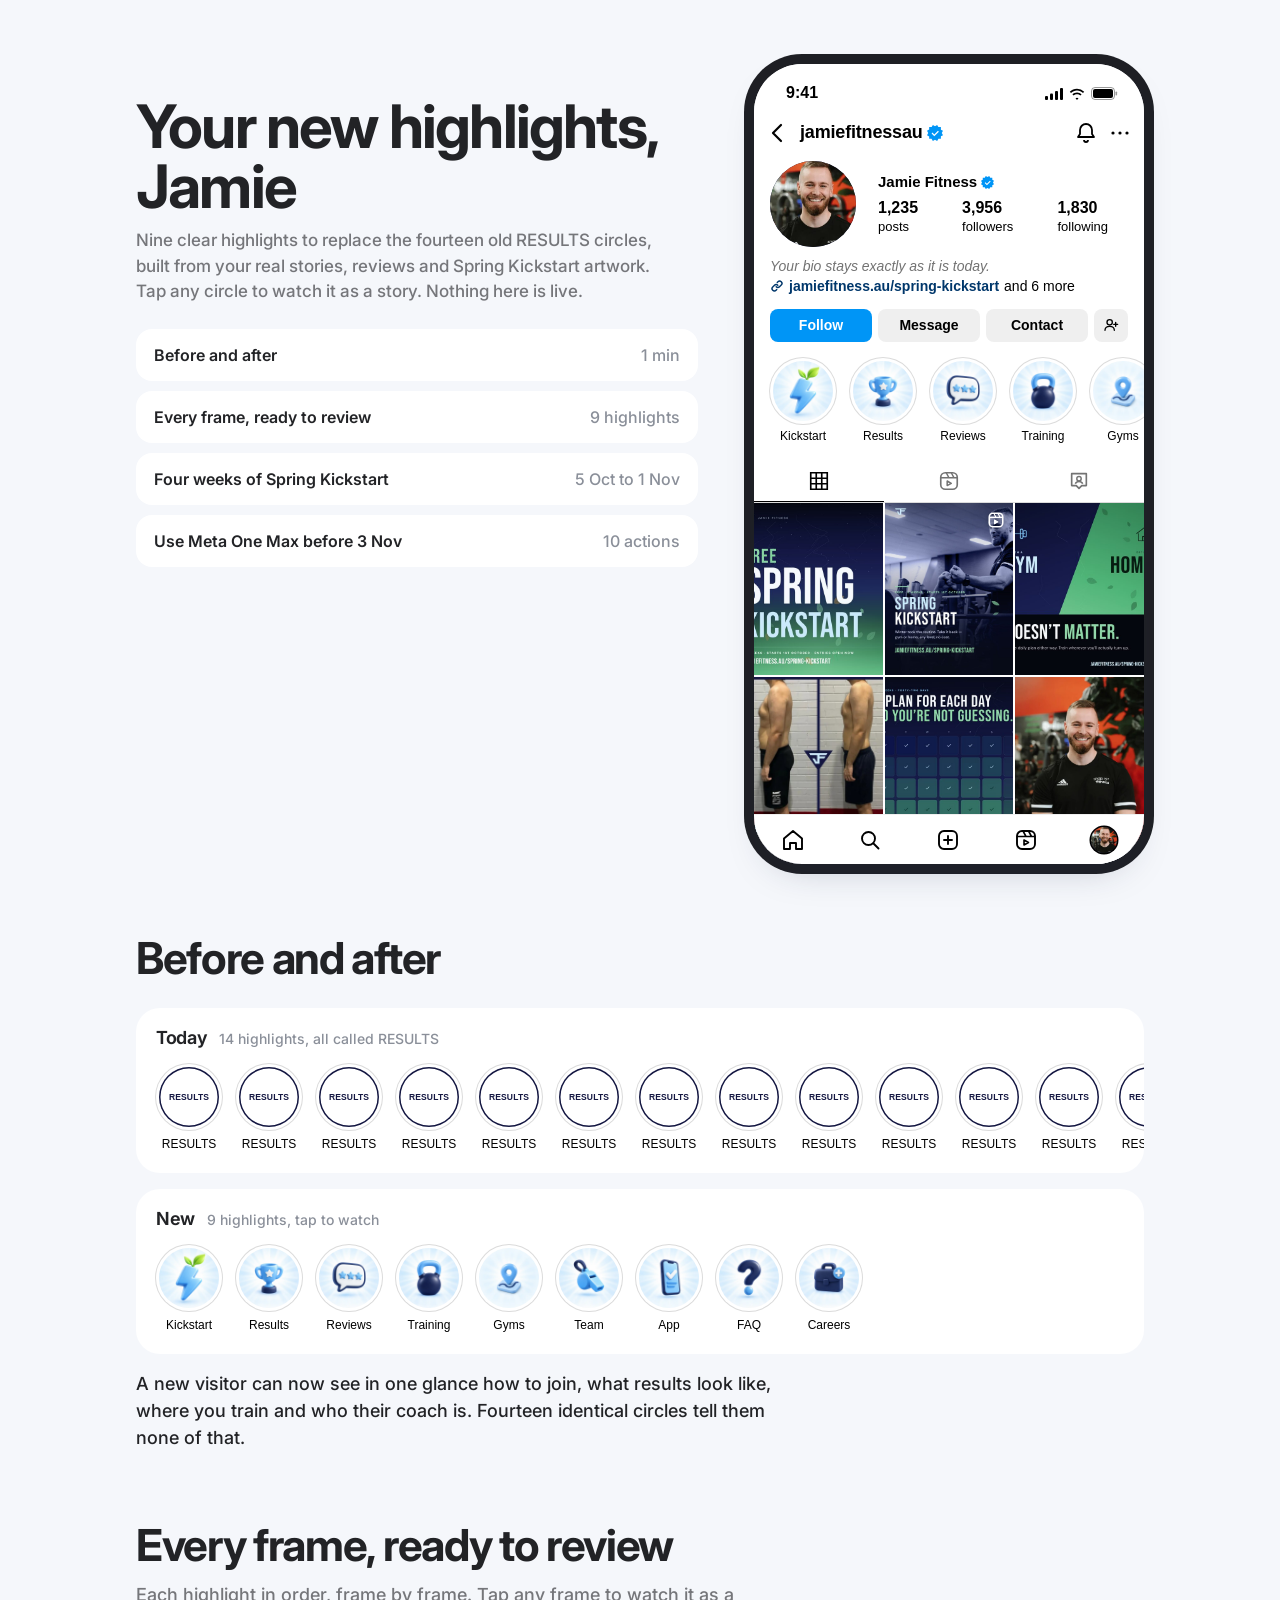
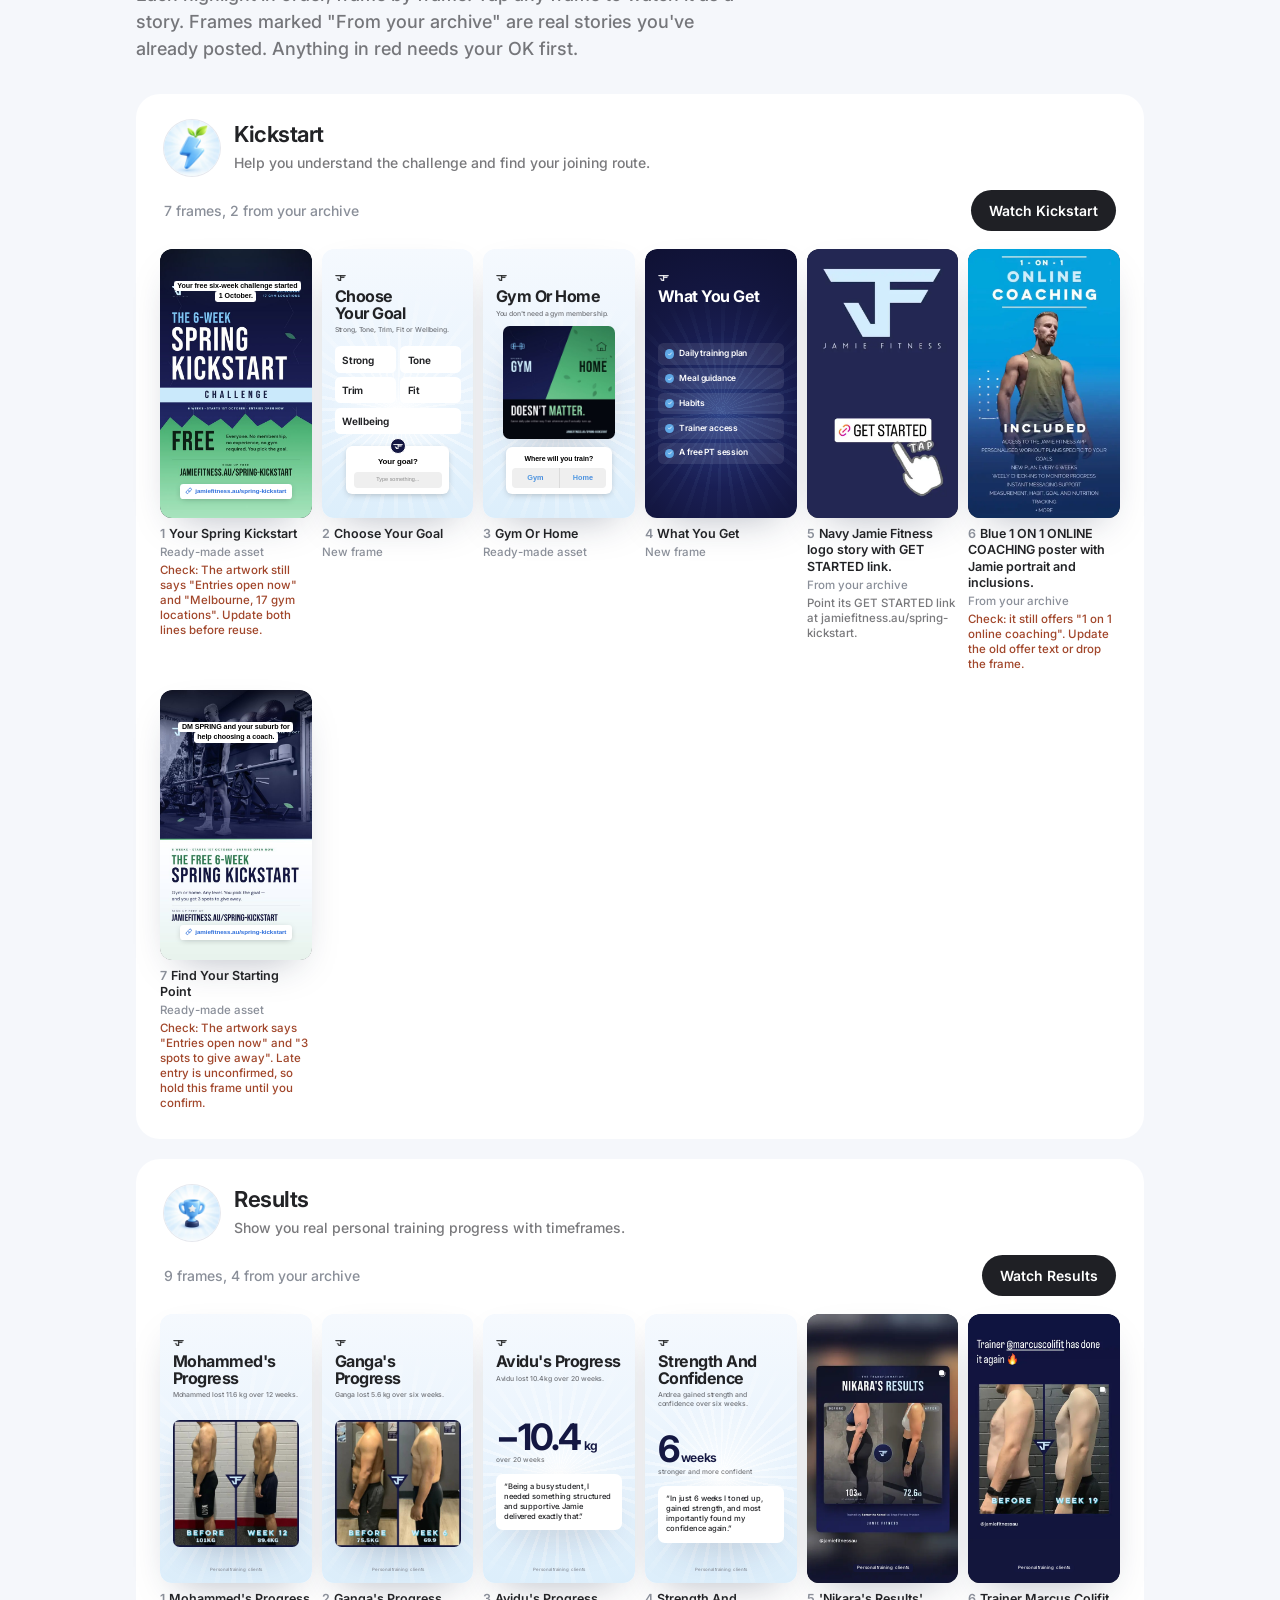
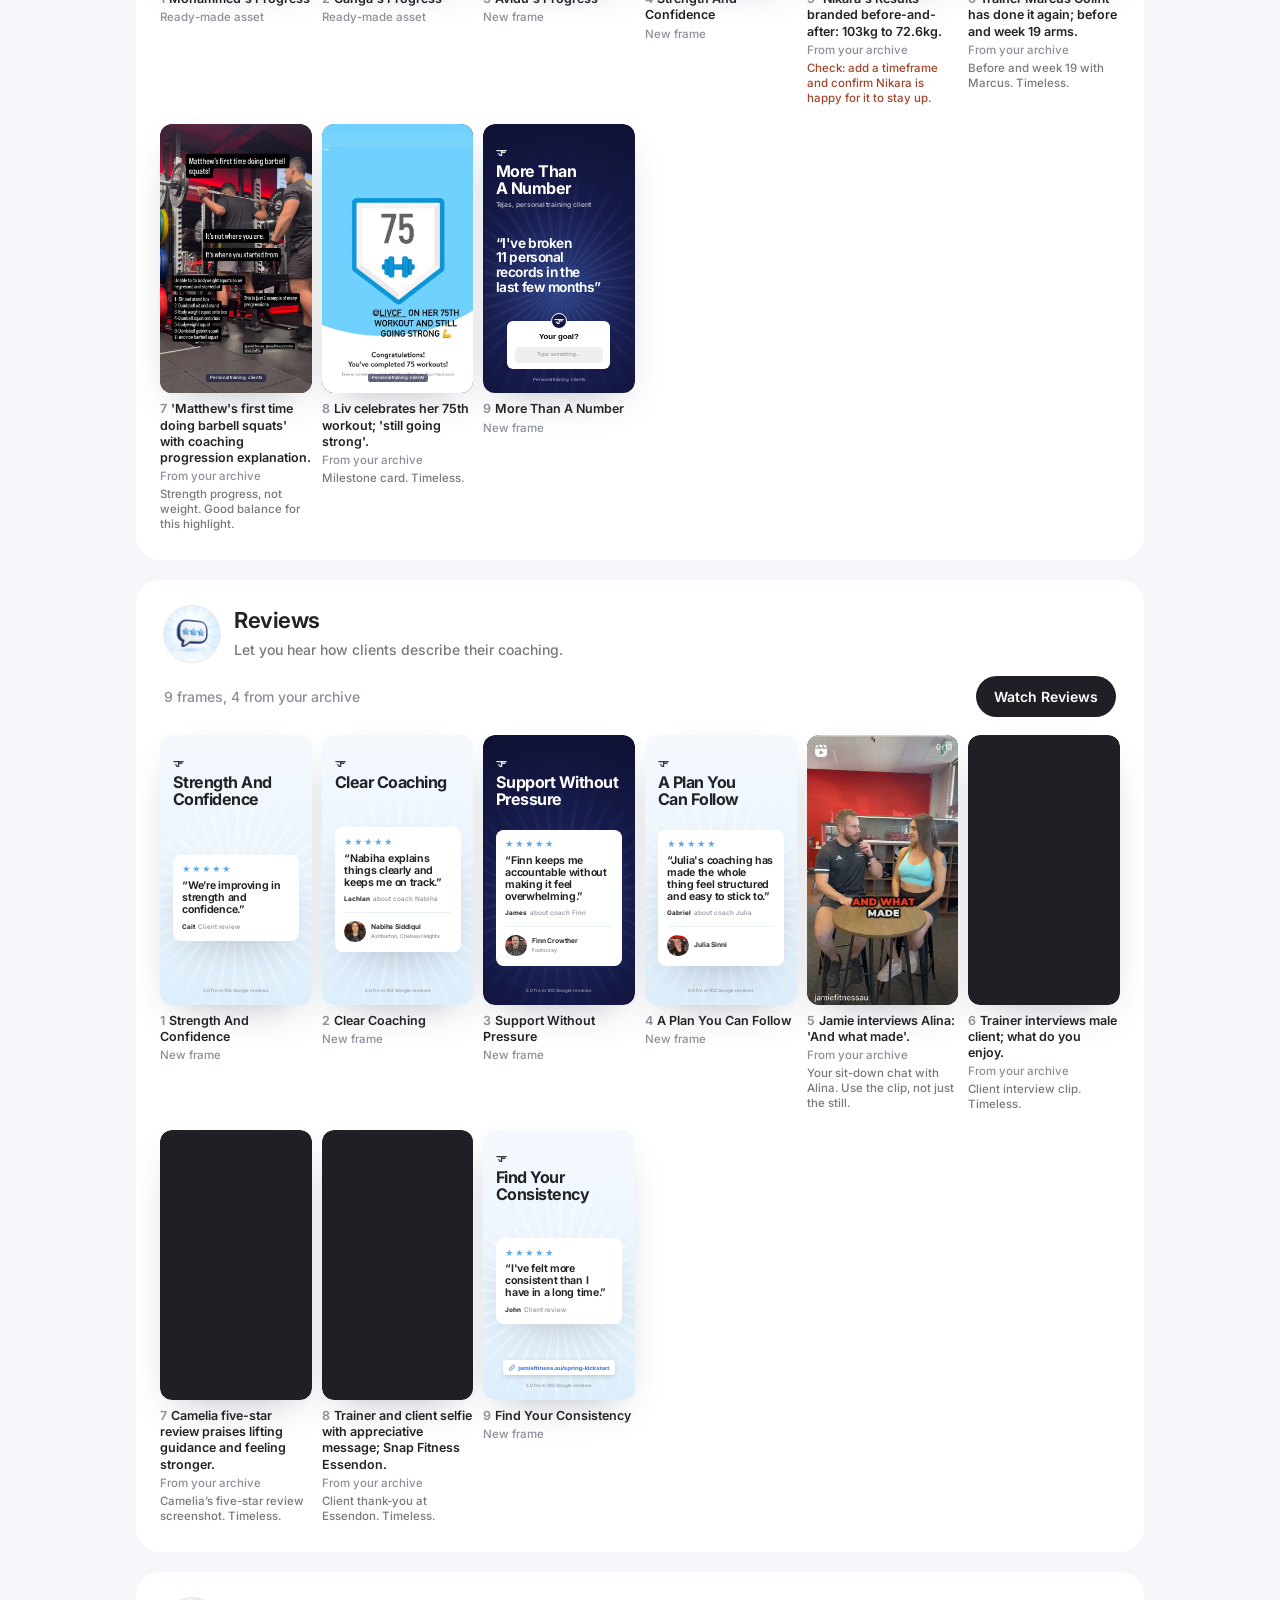
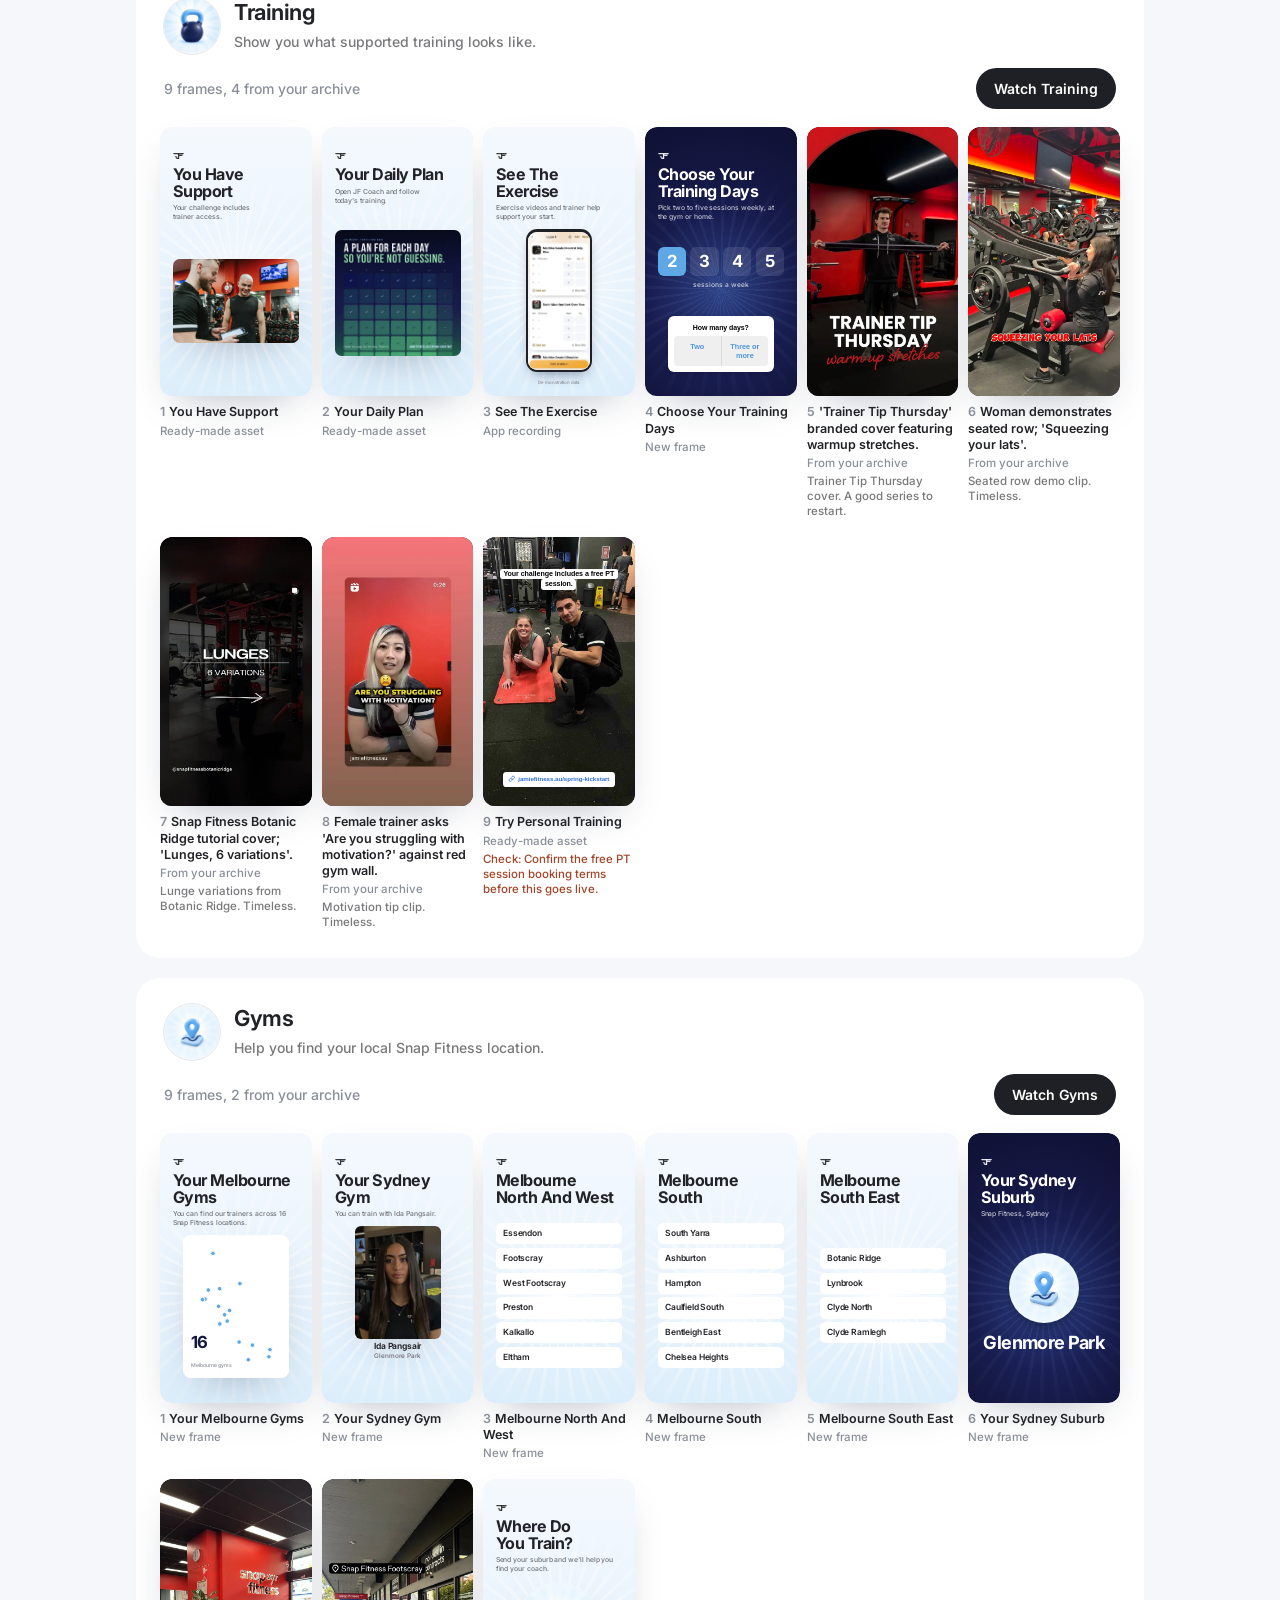
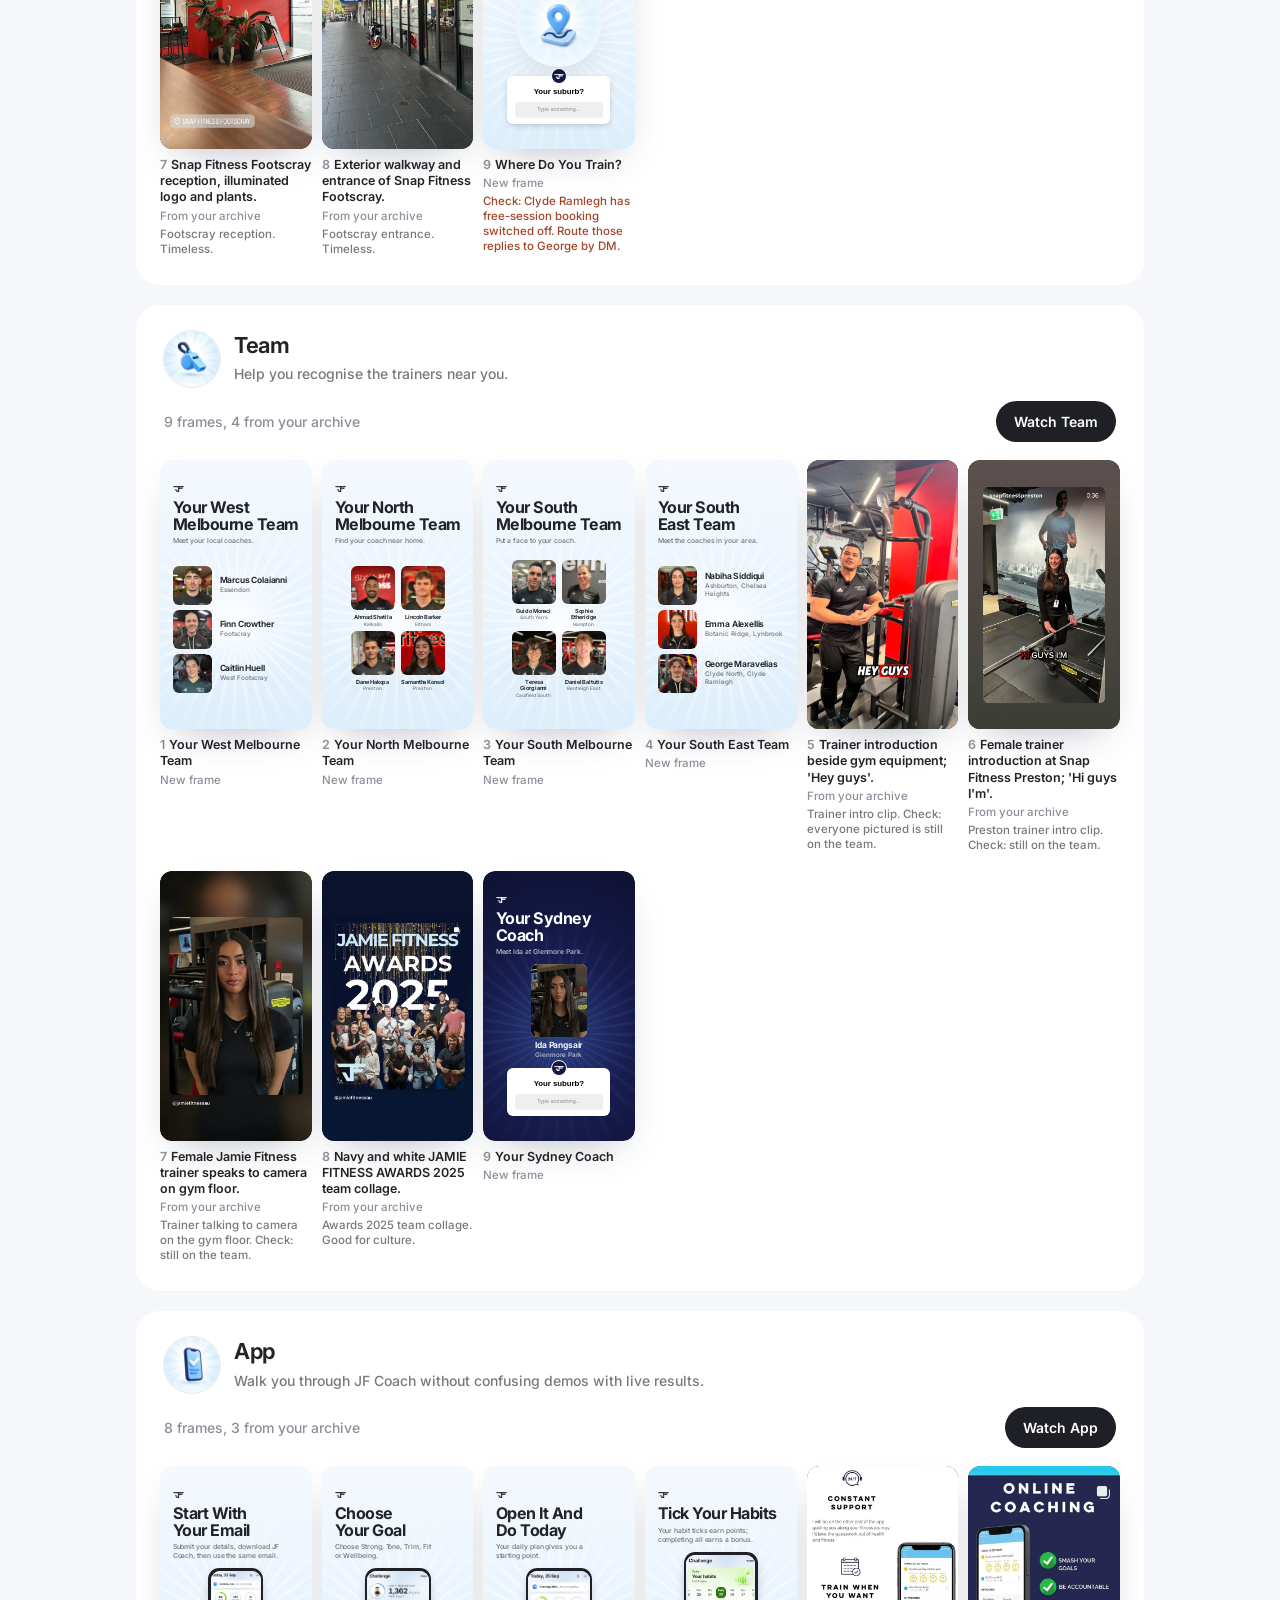
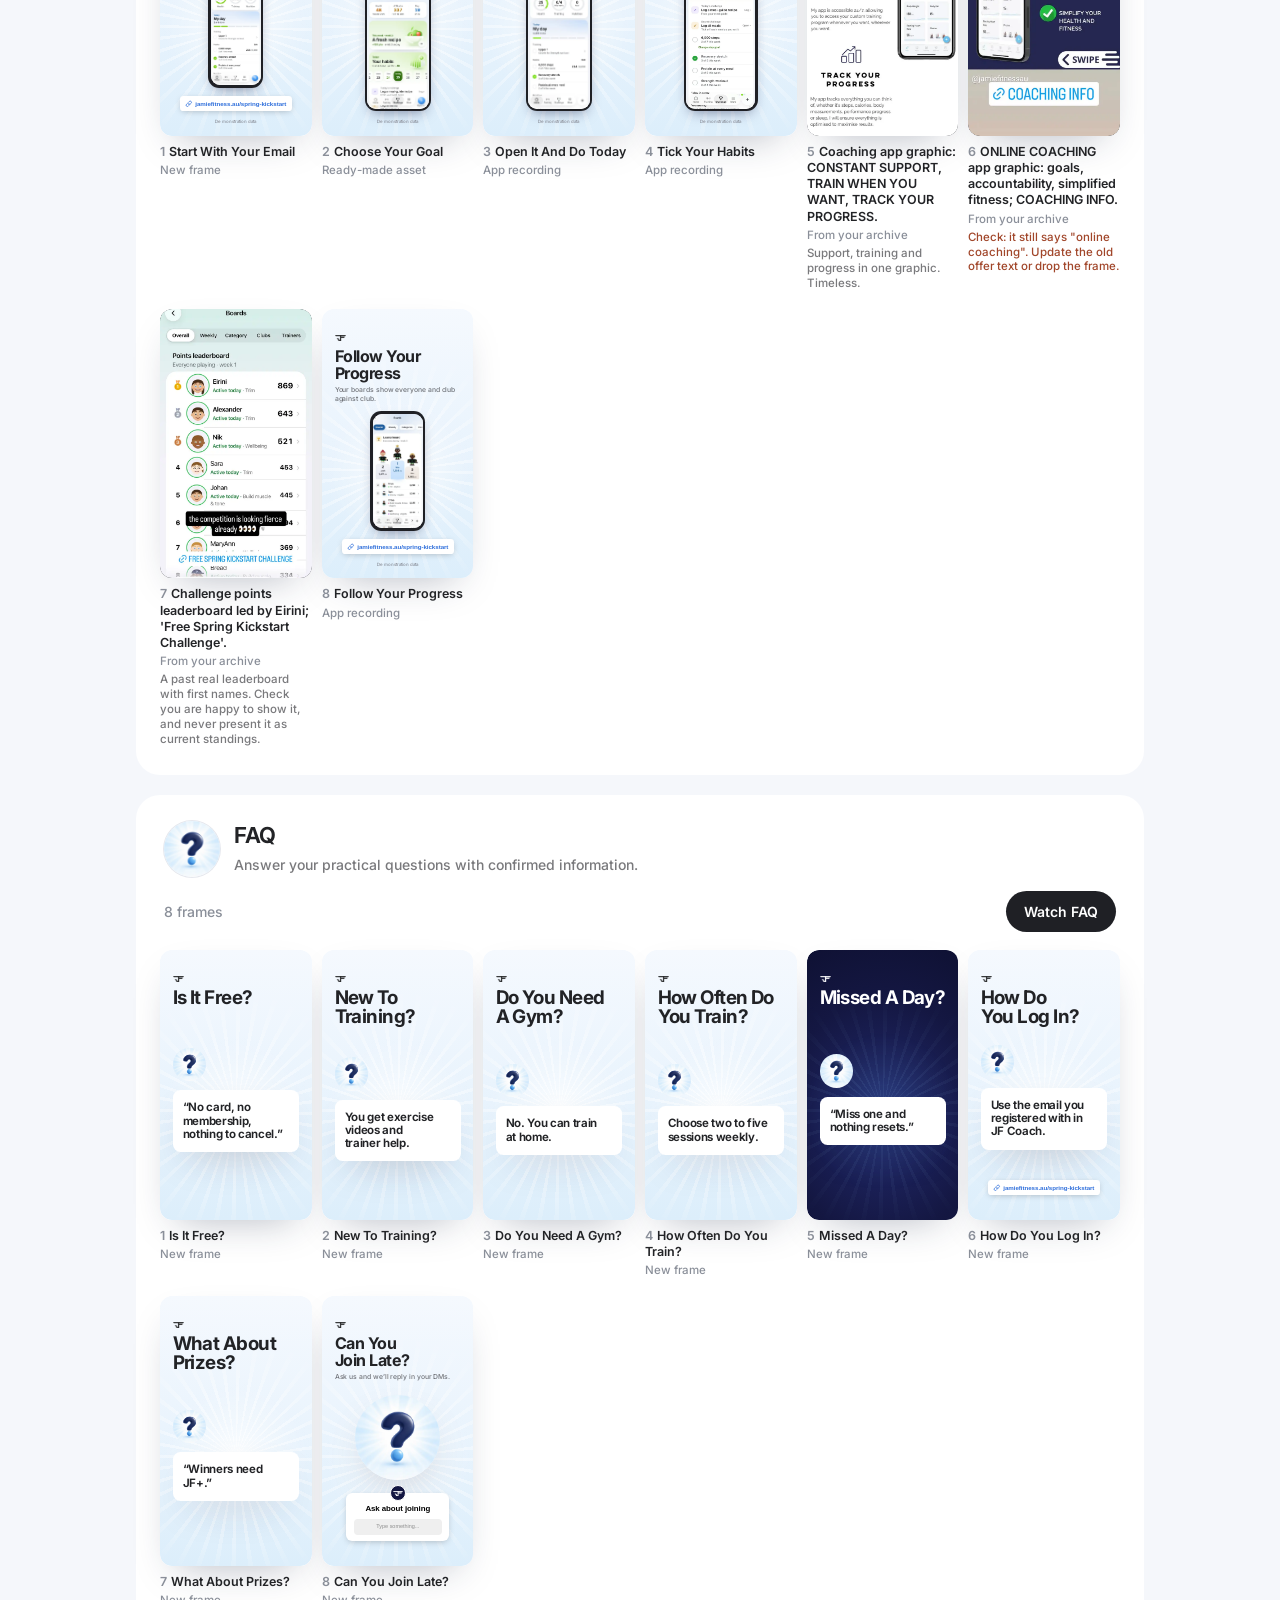
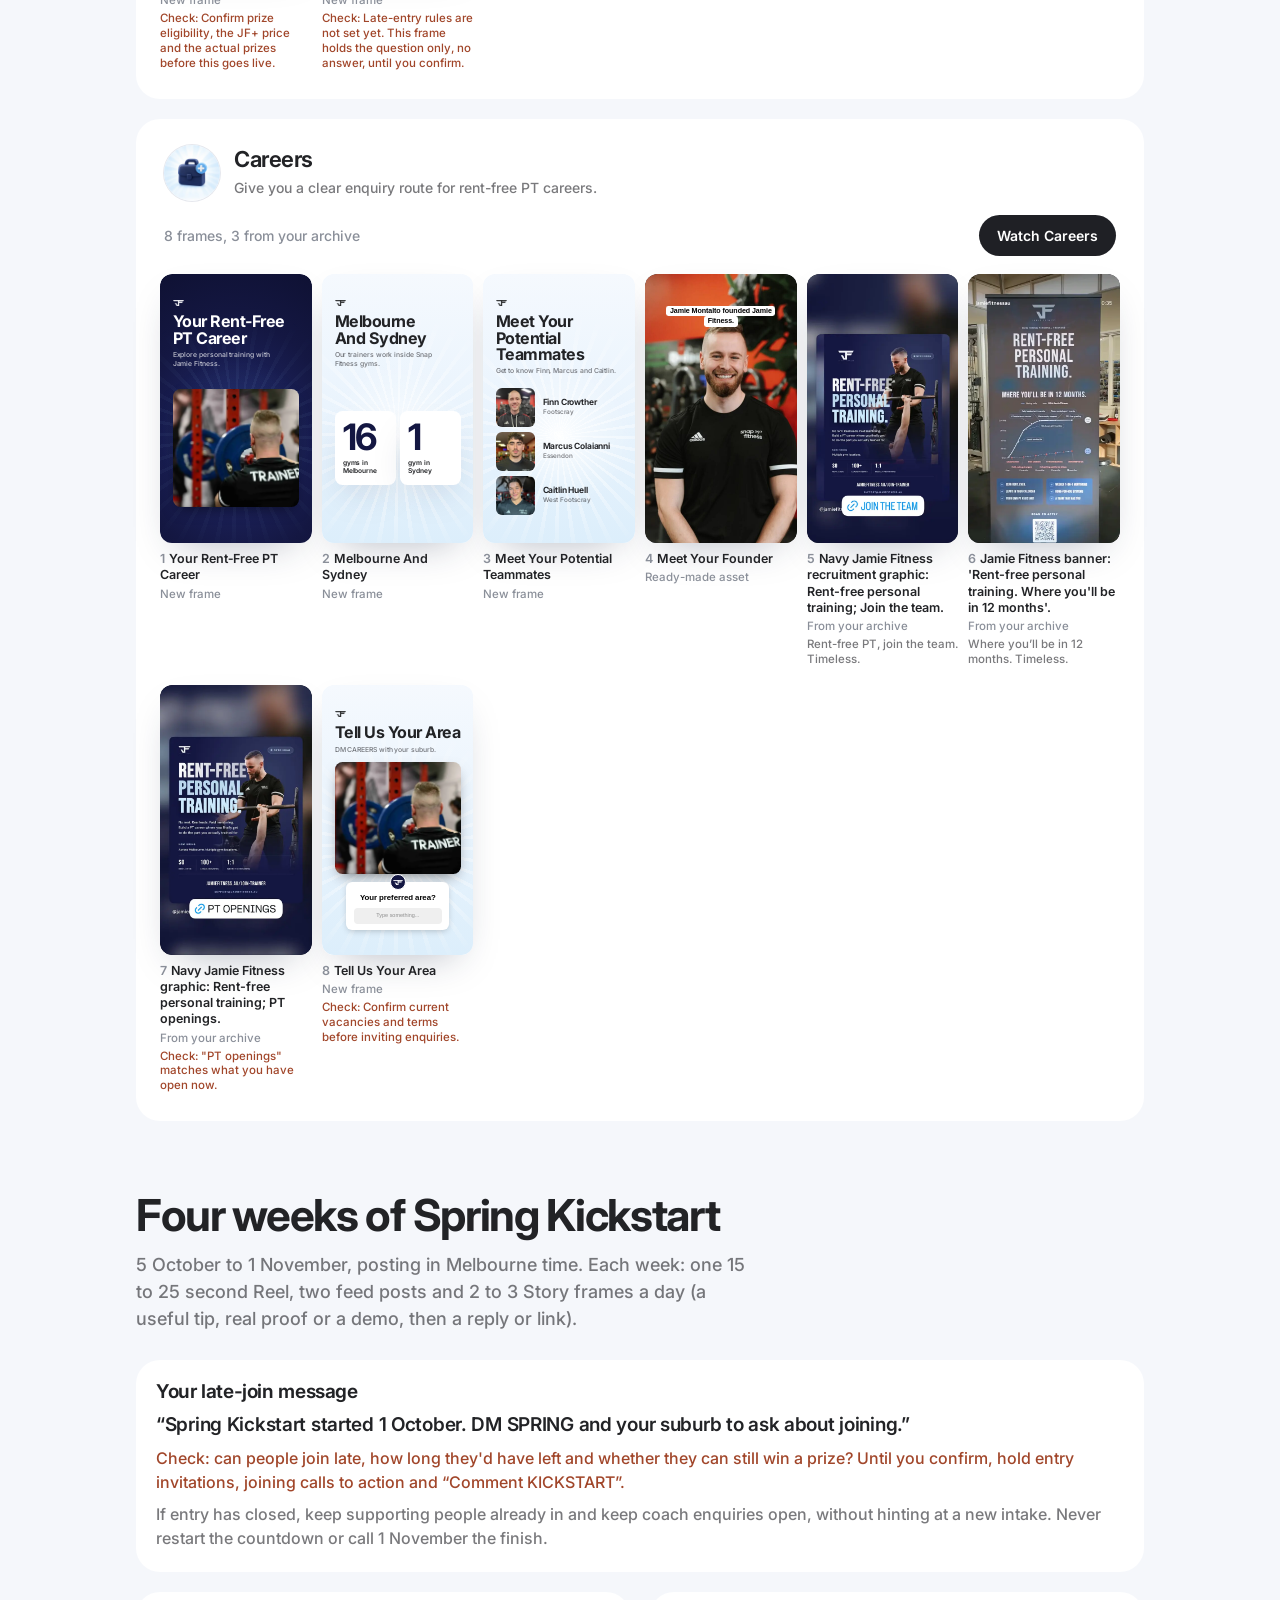
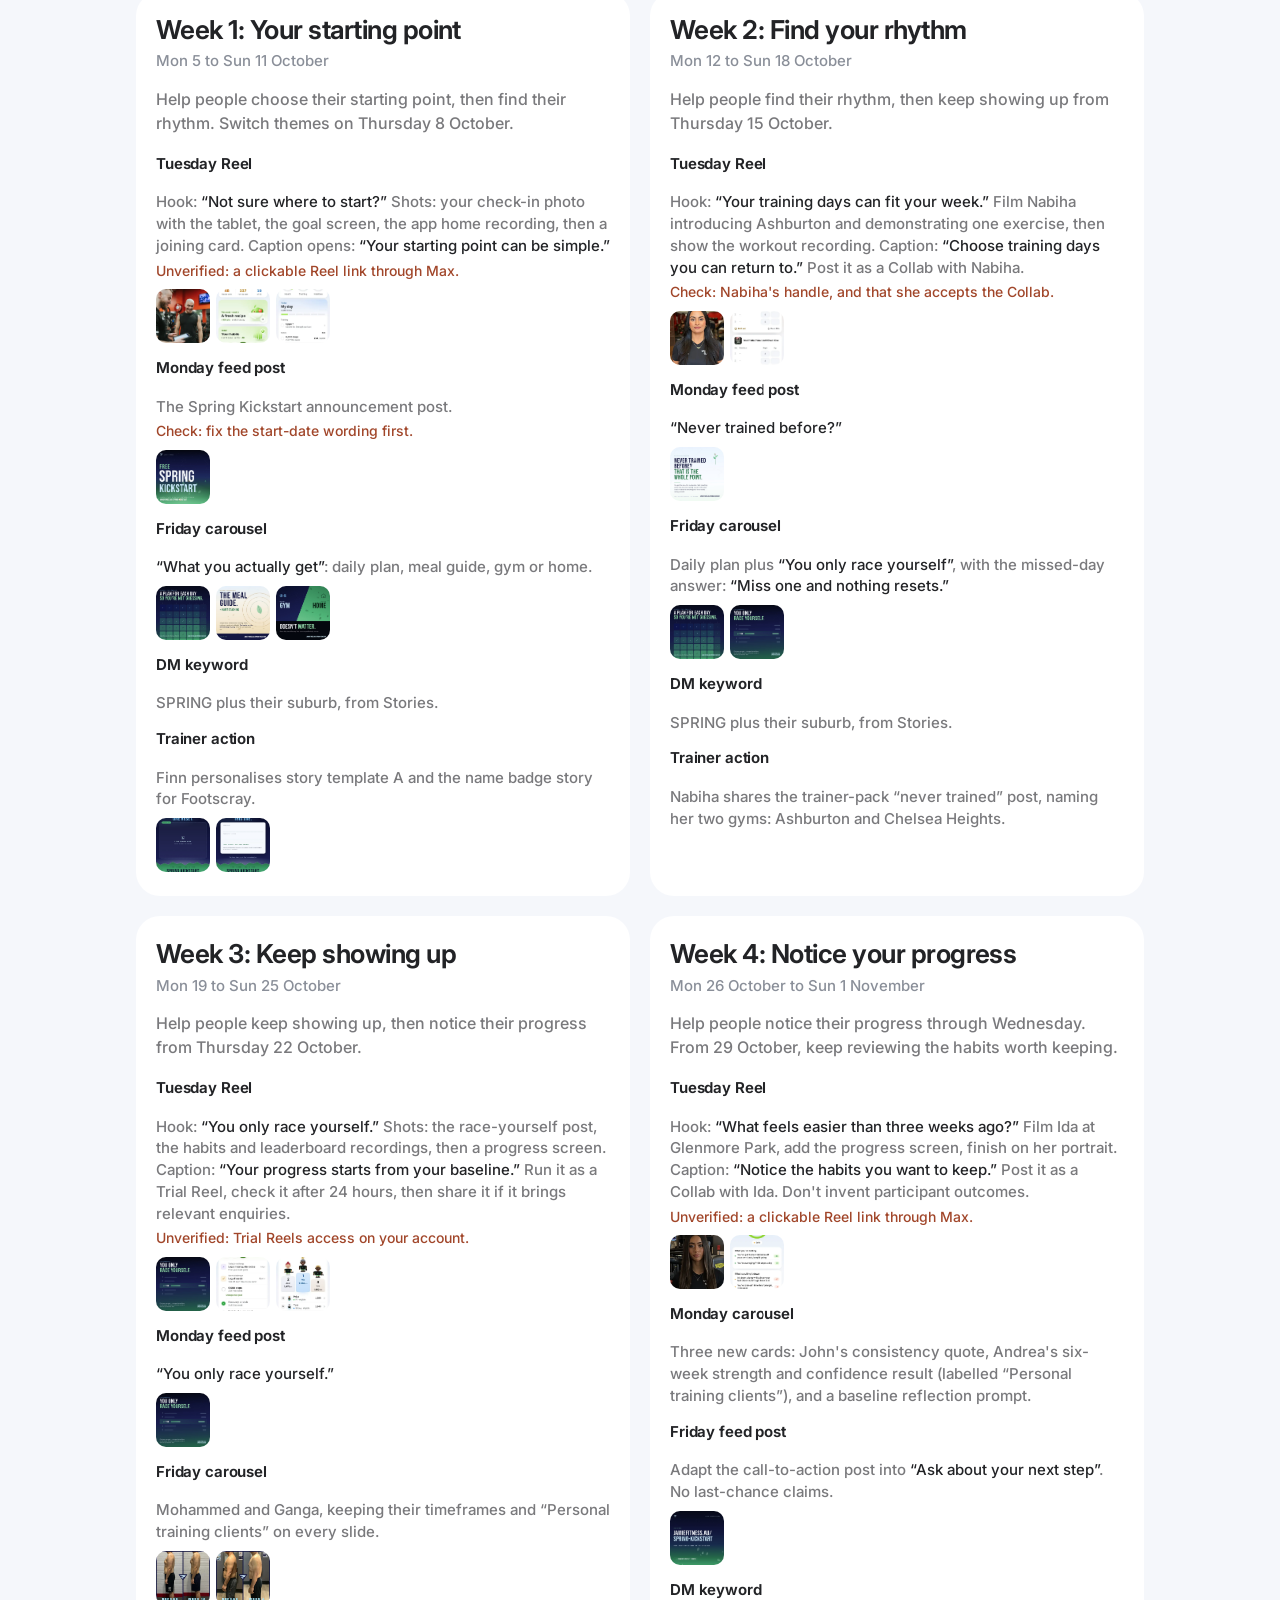
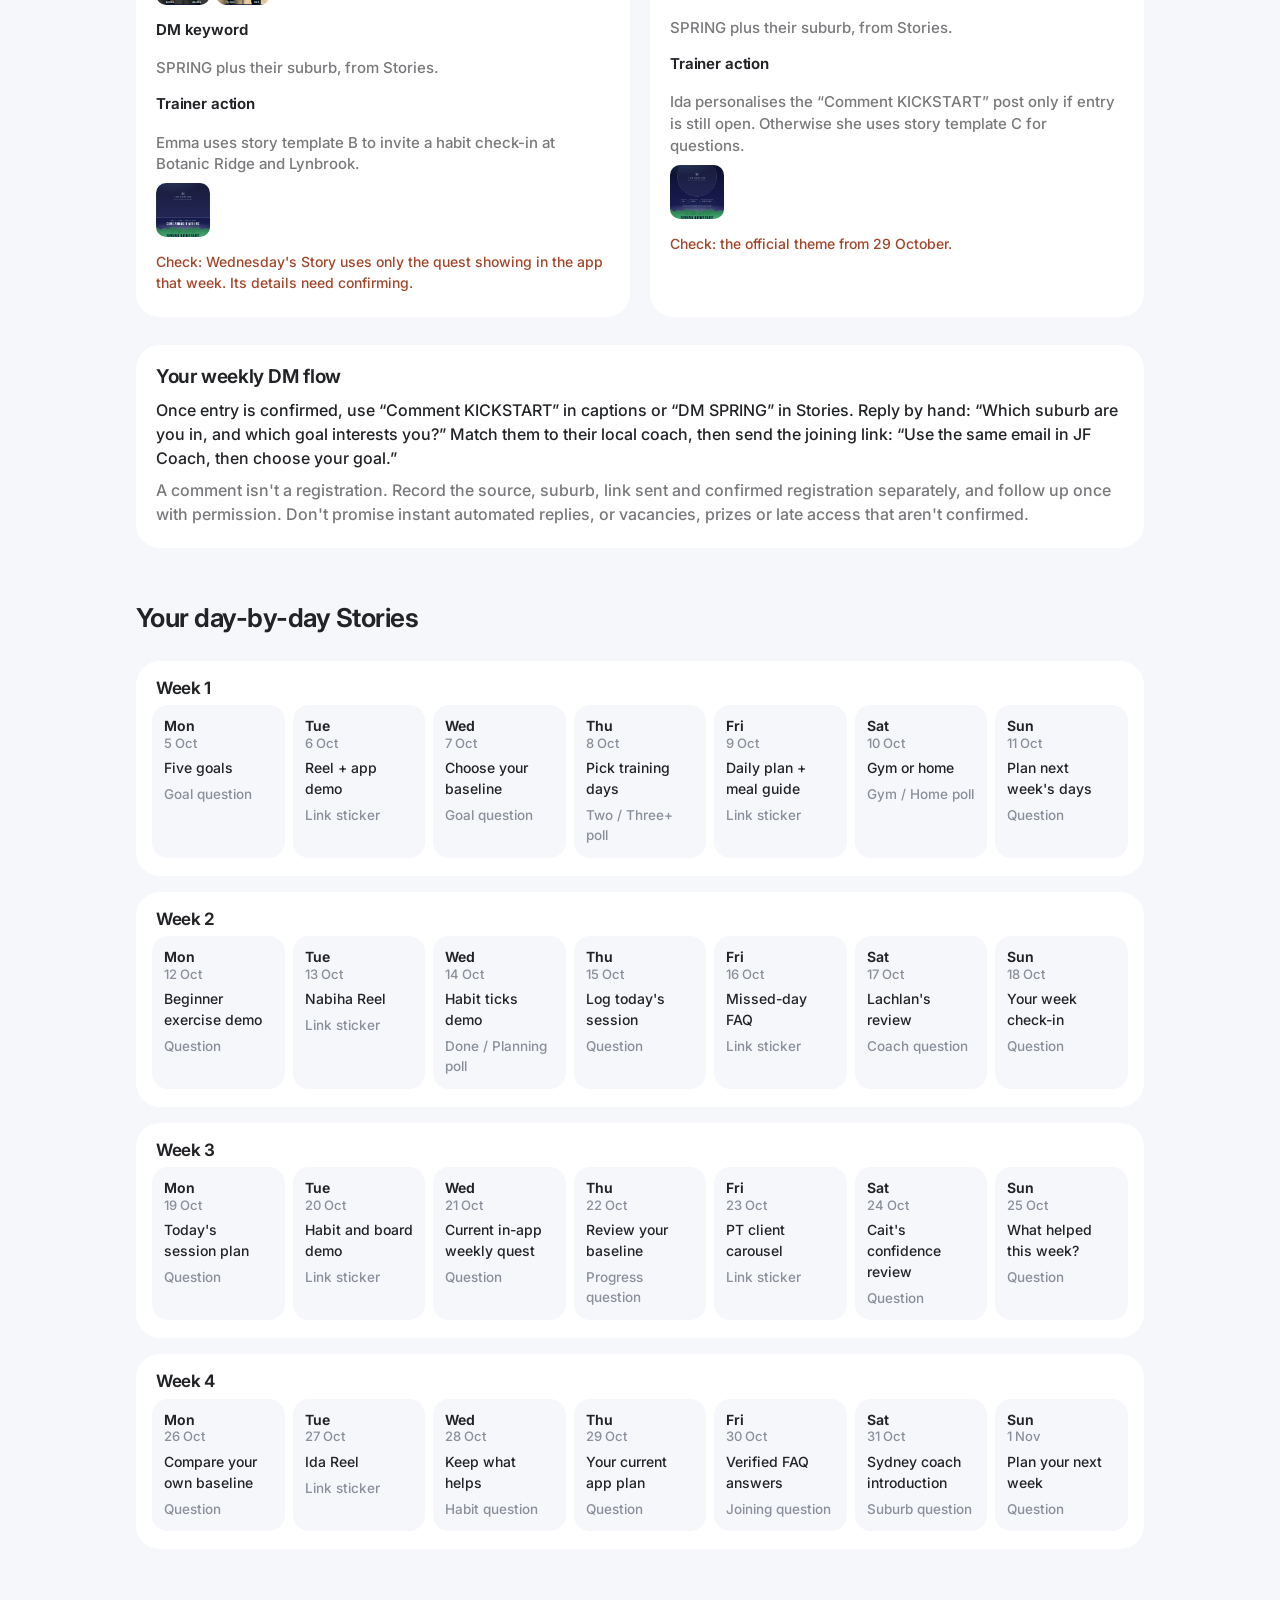
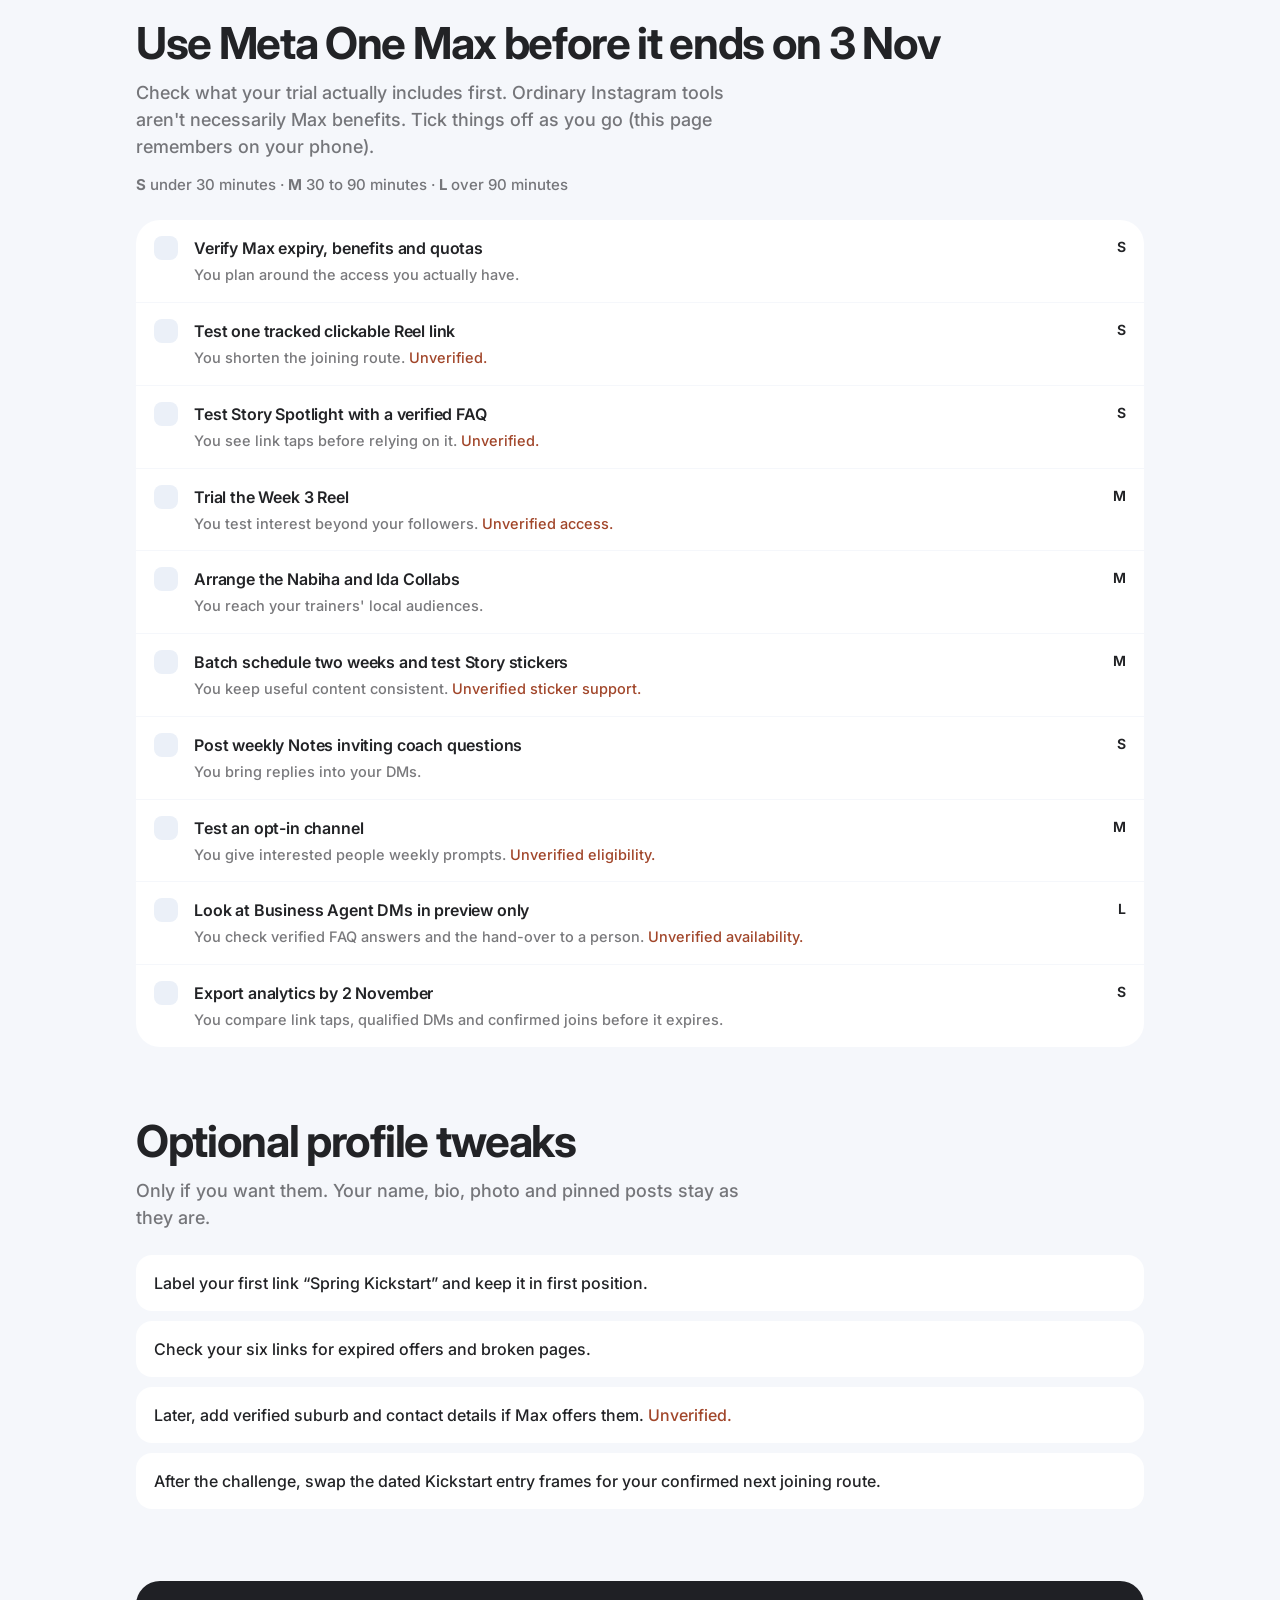
<file: index.html>
<!doctype html>
<html lang="en-AU">
<head>
<meta charset="utf-8">
<meta name="viewport" content="width=device-width, initial-scale=1, viewport-fit=cover">
<meta name="robots" content="noindex,nofollow">
<meta name="theme-color" content="#F5F7FB">
<title>Jamie Fitness Highlights</title>
<meta name="description" content="Mock-up: new Instagram story highlights and a four-week Spring Kickstart plan for @jamiefitnessau.">
<link rel="preconnect" href="https://fonts.googleapis.com">
<link rel="preconnect" href="https://fonts.gstatic.com" crossorigin>
<link href="https://fonts.googleapis.com/css2?family=Inter:wght@500;600;650;700&display=swap" rel="stylesheet">
<link rel="stylesheet" href="css/frames.css">
<link rel="stylesheet" href="css/site.css">
<link rel="icon" href="assets/covers/kickstart.webp">
</head>
<body>

<!-- ================= Hero ================= -->
<header class="hero">
  <div class="wrap hero-in">
    <div class="hero-copy">
      <h1>Your new highlights, Jamie</h1>
      <p>Nine clear highlights to replace the fourteen old RESULTS circles, built from your real stories, reviews and Spring Kickstart artwork. Tap any circle to watch it as a story. Nothing here is live.</p>
      <ul>
        <li><a href="#compare">Before and after <span>1 min</span></a></li>
        <li><a href="#highlights">Every frame, ready to review <span>9 highlights</span></a></li>
        <li><a href="#plan">Four weeks of Spring Kickstart <span>5 Oct to 1 Nov</span></a></li>
        <li><a href="#max">Use Meta One Max before 3 Nov <span>10 actions</span></a></li>
      </ul>
    </div>

    <div class="phone" aria-label="Instagram profile mock-up">
      <div class="ig">
        <div class="ig-status" aria-hidden="true">
          <span>9:41</span>
          <div>
            <svg width="18" height="12" viewBox="0 0 18 12"><rect x="0" y="8" width="3" height="4" rx="1"/><rect x="5" y="5.5" width="3" height="6.5" rx="1"/><rect x="10" y="3" width="3" height="9" rx="1"/><rect x="15" y="0" width="3" height="12" rx="1"/></svg>
            <svg width="16" height="12" viewBox="0 0 16 12"><path d="M8 2.6c2.3 0 4.4.9 6 2.4l1.2-1.3A10.4 10.4 0 0 0 8 .8C5.2.8 2.7 1.9.8 3.7L2 5c1.6-1.5 3.7-2.4 6-2.4Zm0 3.6c1.3 0 2.5.5 3.4 1.3l1.2-1.3A6.6 6.6 0 0 0 8 4.4c-1.8 0-3.4.7-4.6 1.8l1.2 1.3c.9-.8 2.1-1.3 3.4-1.3Zm0 3.5c-.6 0-1.1.2-1.5.6L8 12l1.5-1.7c-.4-.4-.9-.6-1.5-.6Z"/></svg>
            <svg width="27" height="13" viewBox="0 0 27 13"><rect x=".5" y=".5" width="23" height="12" rx="3.5" fill="none" stroke="#000" opacity=".4"/><rect x="2" y="2" width="20" height="9" rx="2"/><rect x="24.5" y="4.5" width="1.6" height="4" rx=".8" opacity=".4"/></svg>
          </div>
        </div>
        <div class="ig-nav">
          <svg width="24" height="24" viewBox="0 0 24 24" aria-hidden="true"><path d="M15 4 7 12l8 8" fill="none" stroke="#000" stroke-width="2.2" stroke-linecap="round" stroke-linejoin="round"/></svg>
          <div class="u">jamiefitnessau <svg width="16" height="16" viewBox="0 0 40 40" aria-label="Verified"><path fill="#0095F6" d="M19.998 3.094 14.638 0l-2.972 5.15H5.432v6.354L0 14.64 3.094 20 0 25.359l5.432 3.137v5.905h5.975L14.638 40l5.36-3.094L25.358 40l3.232-5.6h6.162v-6.01L40 25.359 36.905 20 40 14.641l-5.248-3.03v-6.46h-6.419L25.358 0l-5.36 3.094Zm7.415 11.225 2.254 2.287-11.43 11.5-6.835-6.93 2.244-2.258 4.587 4.581 9.18-9.18Z"/></svg></div>
          <svg width="24" height="24" viewBox="0 0 24 24" aria-hidden="true"><path d="M12 3a6 6 0 0 0-6 6v4l-2 3h16l-2-3V9a6 6 0 0 0-6-6Zm-2 16a2 2 0 0 0 4 0" fill="none" stroke="#000" stroke-width="1.8" stroke-linejoin="round"/></svg>
          <svg width="24" height="24" viewBox="0 0 24 24" aria-hidden="true"><circle cx="5" cy="12" r="1.6"/><circle cx="12" cy="12" r="1.6"/><circle cx="19" cy="12" r="1.6"/></svg>
        </div>
        <div class="ig-top">
          <div class="ig-av"><img src="assets/avatar.jpg" alt="Jamie Fitness"></div>
          <div class="ig-stats-w">
            <div class="ig-name">Jamie Fitness <svg width="13" height="13" viewBox="0 0 40 40" aria-label="Verified"><path fill="#0095F6" d="M19.998 3.094 14.638 0l-2.972 5.15H5.432v6.354L0 14.64 3.094 20 0 25.359l5.432 3.137v5.905h5.975L14.638 40l5.36-3.094L25.358 40l3.232-5.6h6.162v-6.01L40 25.359 36.905 20 40 14.641l-5.248-3.03v-6.46h-6.419L25.358 0l-5.36 3.094Zm7.415 11.225 2.254 2.287-11.43 11.5-6.835-6.93 2.244-2.258 4.587 4.581 9.18-9.18Z"/></svg></div>
            <div class="ig-stats">
              <div><b>1,235</b><span>posts</span></div>
              <div><b>3,956</b><span>followers</span></div>
              <div><b>1,830</b><span>following</span></div>
            </div>
          </div>
        </div>
        <div class="ig-bio">
          <div class="ph">Your bio stays exactly as it is today.</div>
          <div class="ig-link"><svg width="14" height="14" viewBox="0 0 24 24" aria-hidden="true"><path d="M10.6 13.4a4 4 0 0 0 5.7 0l3-3a4 4 0 0 0-5.7-5.7l-1.2 1.2M13.4 10.6a4 4 0 0 0-5.7 0l-3 3a4 4 0 0 0 5.7 5.7l1.2-1.2" fill="none" stroke="#00376B" stroke-width="2.4" stroke-linecap="round"/></svg>jamiefitness.au/spring-kickstart <span>and 6 more</span></div>
        </div>
        <div class="ig-btns" aria-hidden="true">
          <span class="blue">Follow</span><span>Message</span><span>Contact</span>
          <span class="ic"><svg width="16" height="16" viewBox="0 0 24 24"><circle cx="10" cy="8" r="4" fill="none" stroke="#000" stroke-width="2"/><path d="M3 20c0-3.6 3-6 7-6s7 2.4 7 6M19 8v6M16 11h6" fill="none" stroke="#000" stroke-width="2" stroke-linecap="round"/></svg></span>
        </div>
        <div class="ig-hl" id="ig-hl" role="list" aria-label="New highlights"></div>
        <div class="ig-tabs" aria-hidden="true">
          <span><svg width="22" height="22" viewBox="0 0 24 24"><path d="M3 3h18v18H3zM9 3v18M15 3v18M3 9h18M3 15h18" fill="none" stroke="currentColor" stroke-width="1.8"/></svg></span>
          <span><svg width="22" height="22" viewBox="0 0 24 24"><rect x="3" y="3" width="18" height="18" rx="5" fill="none" stroke="currentColor" stroke-width="1.8"/><path d="M3 8.5h18M9 3l3 5.5M14.5 3l3 5.5M10 12v5l4.5-2.5z" fill="none" stroke="currentColor" stroke-width="1.6" stroke-linejoin="round"/></svg></span>
          <span><svg width="22" height="22" viewBox="0 0 24 24"><path d="M4 4h16v13h-5l-3 3-3-3H4z" fill="none" stroke="currentColor" stroke-width="1.8" stroke-linejoin="round"/><circle cx="12" cy="9.5" r="2.4" fill="none" stroke="currentColor" stroke-width="1.6"/><path d="M8 15c.6-1.6 2.1-2.5 4-2.5s3.4.9 4 2.5" fill="none" stroke="currentColor" stroke-width="1.6"/></svg></span>
        </div>
        <div class="ig-grid" id="ig-grid"></div>
        <div class="ig-bar" aria-hidden="true">
          <svg width="24" height="24" viewBox="0 0 24 24"><path d="M3 10.5 12 3l9 7.5V21h-6v-6H9v6H3z" fill="none" stroke="#000" stroke-width="1.9" stroke-linejoin="round"/></svg>
          <svg width="24" height="24" viewBox="0 0 24 24"><circle cx="10.5" cy="10.5" r="6.5" fill="none" stroke="#000" stroke-width="1.9"/><path d="m15.5 15.5 5 5" stroke="#000" stroke-width="1.9" stroke-linecap="round"/></svg>
          <svg width="24" height="24" viewBox="0 0 24 24"><rect x="3" y="3" width="18" height="18" rx="5" fill="none" stroke="#000" stroke-width="1.9"/><path d="M12 8v8M8 12h8" stroke="#000" stroke-width="1.9" stroke-linecap="round"/></svg>
          <svg width="24" height="24" viewBox="0 0 24 24"><rect x="3" y="3" width="18" height="18" rx="5" fill="none" stroke="#000" stroke-width="1.9"/><path d="M3 8.5h18M9 3l3 5.5M14.5 3l3 5.5M10 12v5l4.5-2.5z" fill="none" stroke="#000" stroke-width="1.6" stroke-linejoin="round"/></svg>
          <span class="me"><img src="assets/avatar.jpg" alt=""></span>
        </div>
      </div>
    </div>
  </div>
</header>

<main>

<!-- ================= Before / after ================= -->
<section class="block" id="compare">
  <div class="wrap">
    <h2>Before and after</h2>
    <div class="ba">
      <div class="ba-row">
        <h3>Today <span>14 highlights, all called RESULTS</span></h3>
        <div class="ig-hl old" id="old-row" aria-label="Current highlights"></div>
      </div>
      <div class="ba-row">
        <h3>New <span>9 highlights, tap to watch</span></h3>
        <div class="ig-hl" id="new-row" role="list" aria-label="New highlights"></div>
      </div>
      <p class="ba-why">A new visitor can now see in one glance how to join, what results look like, where you train and who their coach is. Fourteen identical circles tell them none of that.</p>
    </div>
  </div>
</section>

<!-- ================= Highlight cards ================= -->
<section class="block" id="highlights">
  <div class="wrap">
    <h2>Every frame, ready to review</h2>
    <p>Each highlight in order, frame by frame. Tap any frame to watch it as a story. Frames marked "From your archive" are real stories you've already posted. Anything in red needs your OK first.</p>
    <div class="hl-cards" id="hl-cards"></div>
  </div>
</section>

<!-- ================= Four-week plan ================= -->
<section class="block" id="plan">
  <div class="wrap">
    <h2>Four weeks of Spring Kickstart</h2>
    <p>5 October to 1 November, posting in Melbourne time. Each week: one 15 to 25 second Reel, two feed posts and 2 to 3 Story frames a day (a useful tip, real proof or a demo, then a reply or link).</p>

    <div class="note-card">
      <h3>Your late-join message</h3>
      <p class="quote-line">“Spring Kickstart started 1 October. DM SPRING and your suburb to ask about joining.”</p>
      <p class="check">Check: can people join late, how long they'd have left and whether they can still win a prize? Until you confirm, hold entry invitations, joining calls to action and “Comment KICKSTART”.</p>
      <p class="muted">If entry has closed, keep supporting people already in and keep coach enquiries open, without hinting at a new intake. Never restart the countdown or call 1 November the finish.</p>
    </div>

    <div class="weeks">
      <article class="week">
        <h3>Week 1: Your starting point</h3>
        <p class="dates">Mon 5 to Sun 11 October</p>
        <p class="goal">Help people choose their starting point, then find their rhythm. Switch themes on Thursday 8 October.</p>
        <dl>
          <dt>Tuesday Reel</dt>
          <dd>Hook: <q>Not sure where to start?</q> Shots: your check-in photo with the tablet, the goal screen, the app home recording, then a joining card. Caption opens: <q>Your starting point can be simple.</q>
            <span class="check">Unverified: a clickable Reel link through Max.</span>
            <div class="shots"><img src="assets/inv/09-training-jamie-checkin-tablet.jpg" alt="" loading="lazy"><img src="assets/app/challenge.webp" alt="" loading="lazy"><img src="assets/rec/home.webp" alt="" loading="lazy"></div></dd>
          <dt>Monday feed post</dt>
          <dd>The Spring Kickstart announcement post. <span class="check">Check: fix the start-date wording first.</span>
            <div class="shots"><img src="assets/sk/01-announce.jpg" alt="" loading="lazy"></div></dd>
          <dt>Friday carousel</dt>
          <dd><q>What you actually get</q>: daily plan, meal guide, gym or home.
            <div class="shots"><img src="assets/sk/04-daily-plan.jpg" alt="" loading="lazy"><img src="assets/sk/05-meal-guide.jpg" alt="" loading="lazy"><img src="assets/sk/02-gym-or-home.jpg" alt="" loading="lazy"></div></dd>
          <dt>DM keyword</dt>
          <dd>SPRING plus their suburb, from Stories.</dd>
          <dt>Trainer action</dt>
          <dd>Finn personalises story template A and the name badge story for Footscray.
            <div class="shots"><img src="assets/sk/01-story-template-a.jpg" alt="" loading="lazy"><img src="assets/sk/03-name-badge-story.jpg" alt="" loading="lazy"></div></dd>
        </dl>
      </article>

      <article class="week">
        <h3>Week 2: Find your rhythm</h3>
        <p class="dates">Mon 12 to Sun 18 October</p>
        <p class="goal">Help people find their rhythm, then keep showing up from Thursday 15 October.</p>
        <dl>
          <dt>Tuesday Reel</dt>
          <dd>Hook: <q>Your training days can fit your week.</q> Film Nabiha introducing Ashburton and demonstrating one exercise, then show the workout recording. Caption: <q>Choose training days you can return to.</q> Post it as a Collab with Nabiha.
            <span class="check">Check: Nabiha's handle, and that she accepts the Collab.</span>
            <div class="shots"><img src="assets/trainers/trainer-nabiha-siddiqui.webp" alt="" loading="lazy"><img src="assets/rec/workout.webp" alt="" loading="lazy"></div></dd>
          <dt>Monday feed post</dt>
          <dd><q>Never trained before?</q>
            <div class="shots"><img src="assets/sk/08-never-trained.jpg" alt="" loading="lazy"></div></dd>
          <dt>Friday carousel</dt>
          <dd>Daily plan plus <q>You only race yourself</q>, with the missed-day answer: <q>Miss one and nothing resets.</q>
            <div class="shots"><img src="assets/sk/04-daily-plan.jpg" alt="" loading="lazy"><img src="assets/sk/03-race-yourself.jpg" alt="" loading="lazy"></div></dd>
          <dt>DM keyword</dt>
          <dd>SPRING plus their suburb, from Stories.</dd>
          <dt>Trainer action</dt>
          <dd>Nabiha shares the trainer-pack “never trained” post, naming her two gyms: Ashburton and Chelsea Heights.</dd>
        </dl>
      </article>

      <article class="week">
        <h3>Week 3: Keep showing up</h3>
        <p class="dates">Mon 19 to Sun 25 October</p>
        <p class="goal">Help people keep showing up, then notice their progress from Thursday 22 October.</p>
        <dl>
          <dt>Tuesday Reel</dt>
          <dd>Hook: <q>You only race yourself.</q> Shots: the race-yourself post, the habits and leaderboard recordings, then a progress screen. Caption: <q>Your progress starts from your baseline.</q> Run it as a Trial Reel, check it after 24 hours, then share it if it brings relevant enquiries.
            <span class="check">Unverified: Trial Reels access on your account.</span>
            <div class="shots"><img src="assets/sk/03-race-yourself.jpg" alt="" loading="lazy"><img src="assets/rec/habits.webp" alt="" loading="lazy"><img src="assets/rec/leaderboard.webp" alt="" loading="lazy"></div></dd>
          <dt>Monday feed post</dt>
          <dd><q>You only race yourself.</q>
            <div class="shots"><img src="assets/sk/03-race-yourself.jpg" alt="" loading="lazy"></div></dd>
          <dt>Friday carousel</dt>
          <dd>Mohammed and Ganga, keeping their timeframes and “Personal training clients” on every slide.
            <div class="shots"><img src="assets/inv/05-result-mohammed-12wk.jpg" alt="" loading="lazy"><img src="assets/inv/07-result-ganga-6wk.jpg" alt="" loading="lazy"></div></dd>
          <dt>DM keyword</dt>
          <dd>SPRING plus their suburb, from Stories.</dd>
          <dt>Trainer action</dt>
          <dd>Emma uses story template B to invite a habit check-in at Botanic Ridge and Lynbrook.
            <div class="shots"><img src="assets/sk/01-story-template-b.jpg" alt="" loading="lazy"></div></dd>
        </dl>
        <p class="check" style="margin-top:14px;font-size:14px">Check: Wednesday's Story uses only the quest showing in the app that week. Its details need confirming.</p>
      </article>

      <article class="week">
        <h3>Week 4: Notice your progress</h3>
        <p class="dates">Mon 26 October to Sun 1 November</p>
        <p class="goal">Help people notice their progress through Wednesday. From 29 October, keep reviewing the habits worth keeping.</p>
        <dl>
          <dt>Tuesday Reel</dt>
          <dd>Hook: <q>What feels easier than three weeks ago?</q> Film Ida at Glenmore Park, add the progress screen, finish on her portrait. Caption: <q>Notice the habits you want to keep.</q> Post it as a Collab with Ida. Don't invent participant outcomes.
            <span class="check">Unverified: a clickable Reel link through Max.</span>
            <div class="shots"><img src="assets/trainers/trainer-ida-pangsair.webp" alt="" loading="lazy"><img src="assets/app/progress.webp" alt="" loading="lazy"></div></dd>
          <dt>Monday carousel</dt>
          <dd>Three new cards: John's consistency quote, Andrea's six-week strength and confidence result (labelled “Personal training clients”), and a baseline reflection prompt.</dd>
          <dt>Friday feed post</dt>
          <dd>Adapt the call-to-action post into <q>Ask about your next step</q>. No last-chance claims.
            <div class="shots"><img src="assets/sk/10-cta.jpg" alt="" loading="lazy"></div></dd>
          <dt>DM keyword</dt>
          <dd>SPRING plus their suburb, from Stories.</dd>
          <dt>Trainer action</dt>
          <dd>Ida personalises the “Comment KICKSTART” post only if entry is still open. Otherwise she uses story template C for questions.
            <div class="shots"><img src="assets/sk/01-story-template-c.jpg" alt="" loading="lazy"></div></dd>
        </dl>
        <p class="check" style="margin-top:14px;font-size:14px">Check: the official theme from 29 October.</p>
      </article>
    </div>

    <div class="note-card">
      <h3>Your weekly DM flow</h3>
      <p>Once entry is confirmed, use “Comment KICKSTART” in captions or “DM SPRING” in Stories. Reply by hand: <q>Which suburb are you in, and which goal interests you?</q> Match them to their local coach, then send the joining link: <q>Use the same email in JF Coach, then choose your goal.</q></p>
      <p class="muted">A comment isn't a registration. Record the source, suburb, link sent and confirmed registration separately, and follow up once with permission. Don't promise instant automated replies, or vacancies, prizes or late access that aren't confirmed.</p>
    </div>

    <h3 style="margin-top:56px;font-size:26px">Your day-by-day Stories</h3>
    <div class="cal" id="cal"></div>
  </div>
</section>

<!-- ================= Meta One Max ================= -->
<section class="block" id="max">
  <div class="wrap">
    <h2>Use Meta One Max before it ends on 3&nbsp;Nov</h2>
    <p>Check what your trial actually includes first. Ordinary Instagram tools aren't necessarily Max benefits. Tick things off as you go (this page remembers on your phone).</p>
    <p class="legend"><b>S</b> under 30 minutes · <b>M</b> 30 to 90 minutes · <b>L</b> over 90 minutes</p>
    <ul class="todo" id="todo"></ul>
  </div>
</section>

<!-- ================= Optional tweaks ================= -->
<section class="block" id="tweaks">
  <div class="wrap">
    <h2>Optional profile tweaks</h2>
    <p>Only if you want them. Your name, bio, photo and pinned posts stay as they are.</p>
    <ul class="tweaks">
      <li>Label your first link “Spring Kickstart” and keep it in first position.</li>
      <li>Check your six links for expired offers and broken pages.</li>
      <li>Later, add verified suburb and contact details if Max offers them. <span class="check">Unverified.</span></li>
      <li>After the challenge, swap the dated Kickstart entry frames for your confirmed next joining route.</li>
    </ul>
  </div>
</section>

</main>

<footer class="next">
  <div class="wrap">
    <div class="next-card">
      <p>Reply ‘approved’ and I'll make the frames and load the highlights. Nothing goes live until you say so.</p>
      <p class="cap">Every new frame is laid out at full size on <a href="frames.html">the frames page</a>, ready to export.</p>
    </div>
  </div>
</footer>

<!-- ================= Story viewer ================= -->
<div class="sv" id="sv" hidden role="dialog" aria-modal="true" aria-label="Highlight viewer">
  <div class="sv-box">
    <div class="sv-stage" id="sv-stage">
      <div id="sv-frame"></div>
      <div class="sv-tap">
        <button type="button" id="sv-prev" aria-label="Previous frame"></button>
        <button type="button" id="sv-next" aria-label="Next frame"></button>
      </div>
      <div class="sv-top">
        <div class="sv-bars" id="sv-bars"></div>
        <div class="sv-head">
          <img id="sv-cover" alt="">
          <b id="sv-label"></b>
          <span>jamiefitnessau</span>
          <button type="button" class="sv-x" id="sv-close" aria-label="Close">
            <svg width="16" height="16" viewBox="0 0 24 24" aria-hidden="true"><path d="M6 6l12 12M18 6 6 18" stroke="#fff" stroke-width="2.6" stroke-linecap="round"/></svg>
          </button>
        </div>
      </div>
    </div>
    <div class="sv-bottom" aria-hidden="true">
      <div class="msg">Send message</div>
      <svg width="24" height="24" viewBox="0 0 24 24"><path d="M12 20s-7.5-4.6-9.3-9.2C1.4 7.4 3.6 4 7 4c2 0 3.6 1.1 5 3 1.4-1.9 3-3 5-3 3.4 0 5.6 3.4 4.3 6.8C19.5 15.4 12 20 12 20Z" fill="none" stroke="#fff" stroke-width="1.8" stroke-linejoin="round"/></svg>
      <svg width="24" height="24" viewBox="0 0 24 24"><path d="M21 3 3 10.5l7 2.5M21 3l-7.5 18-3.5-8M21 3 10 13" fill="none" stroke="#fff" stroke-width="1.8" stroke-linejoin="round"/></svg>
    </div>
  </div>
</div>

<script src="data/network.js"></script>
<script src="js/frames.js"></script>
<script src="js/app.js"></script>
</body>
</html>
</file>
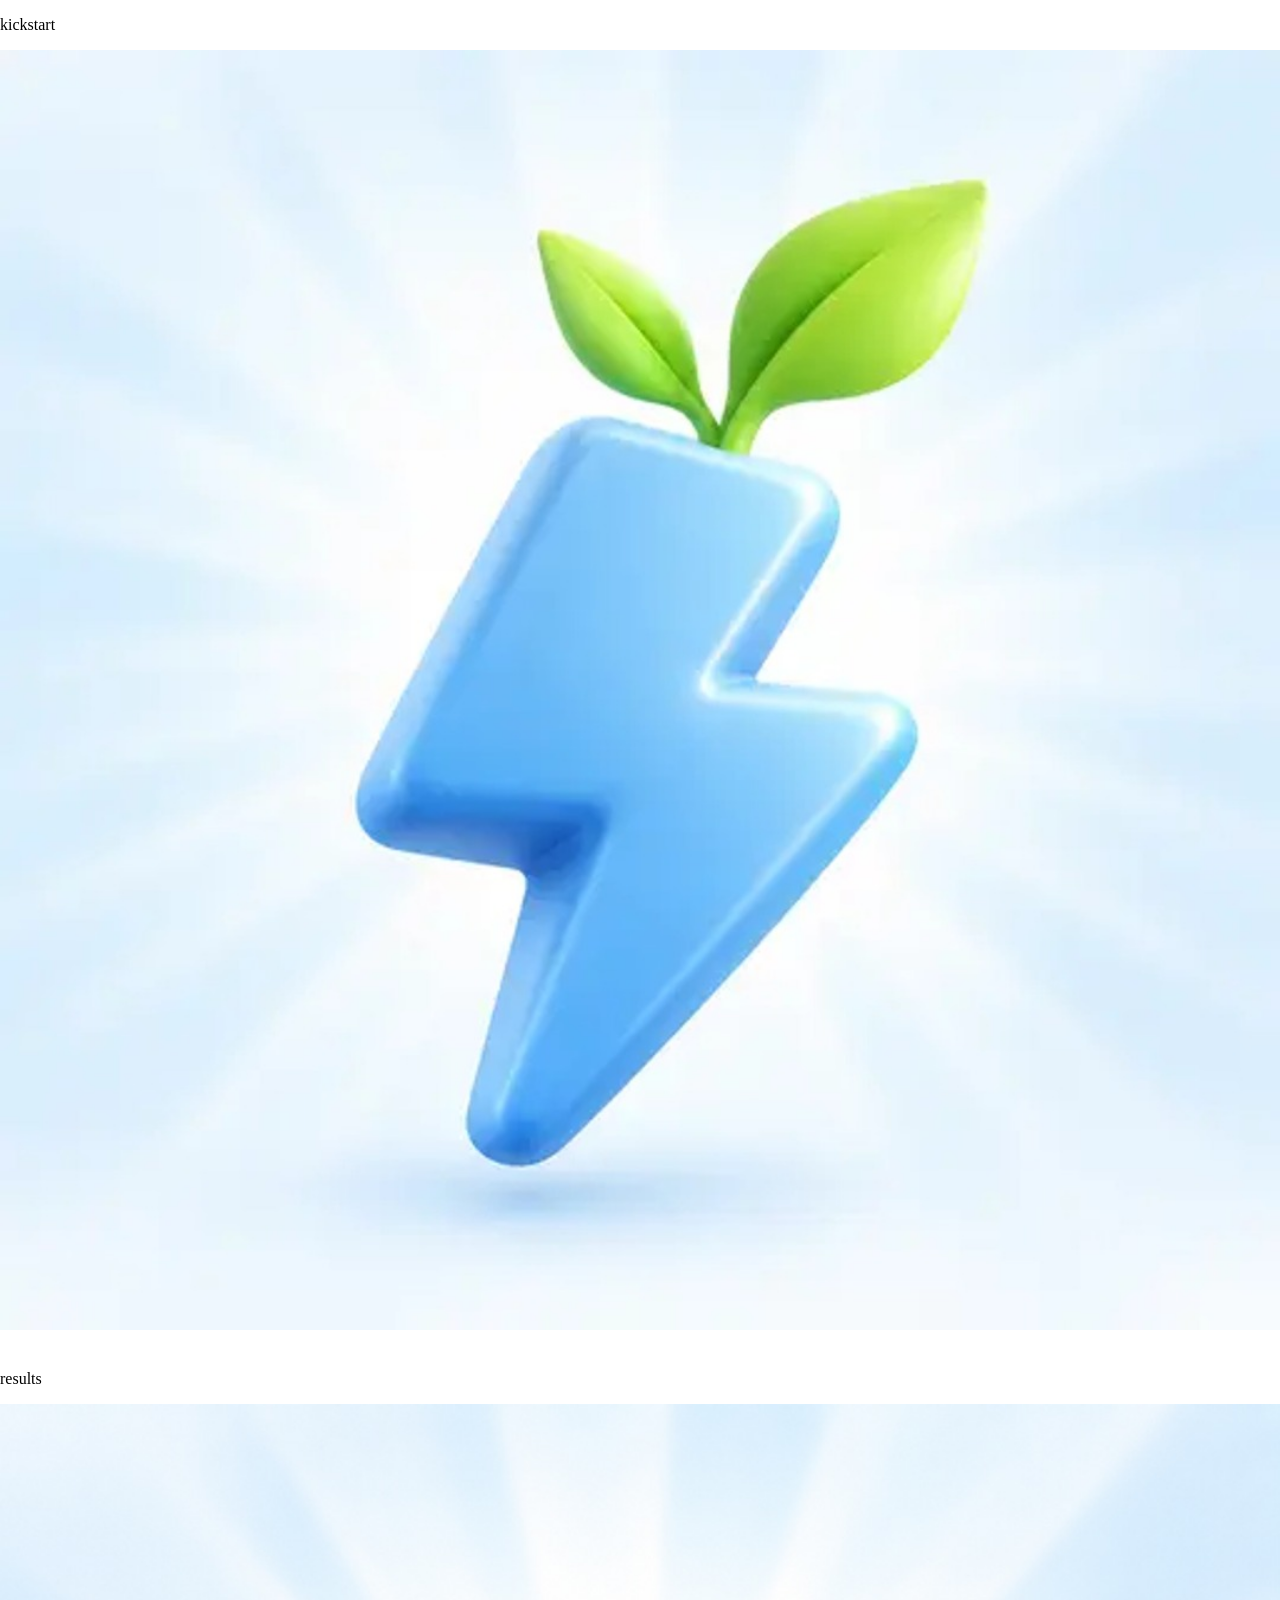
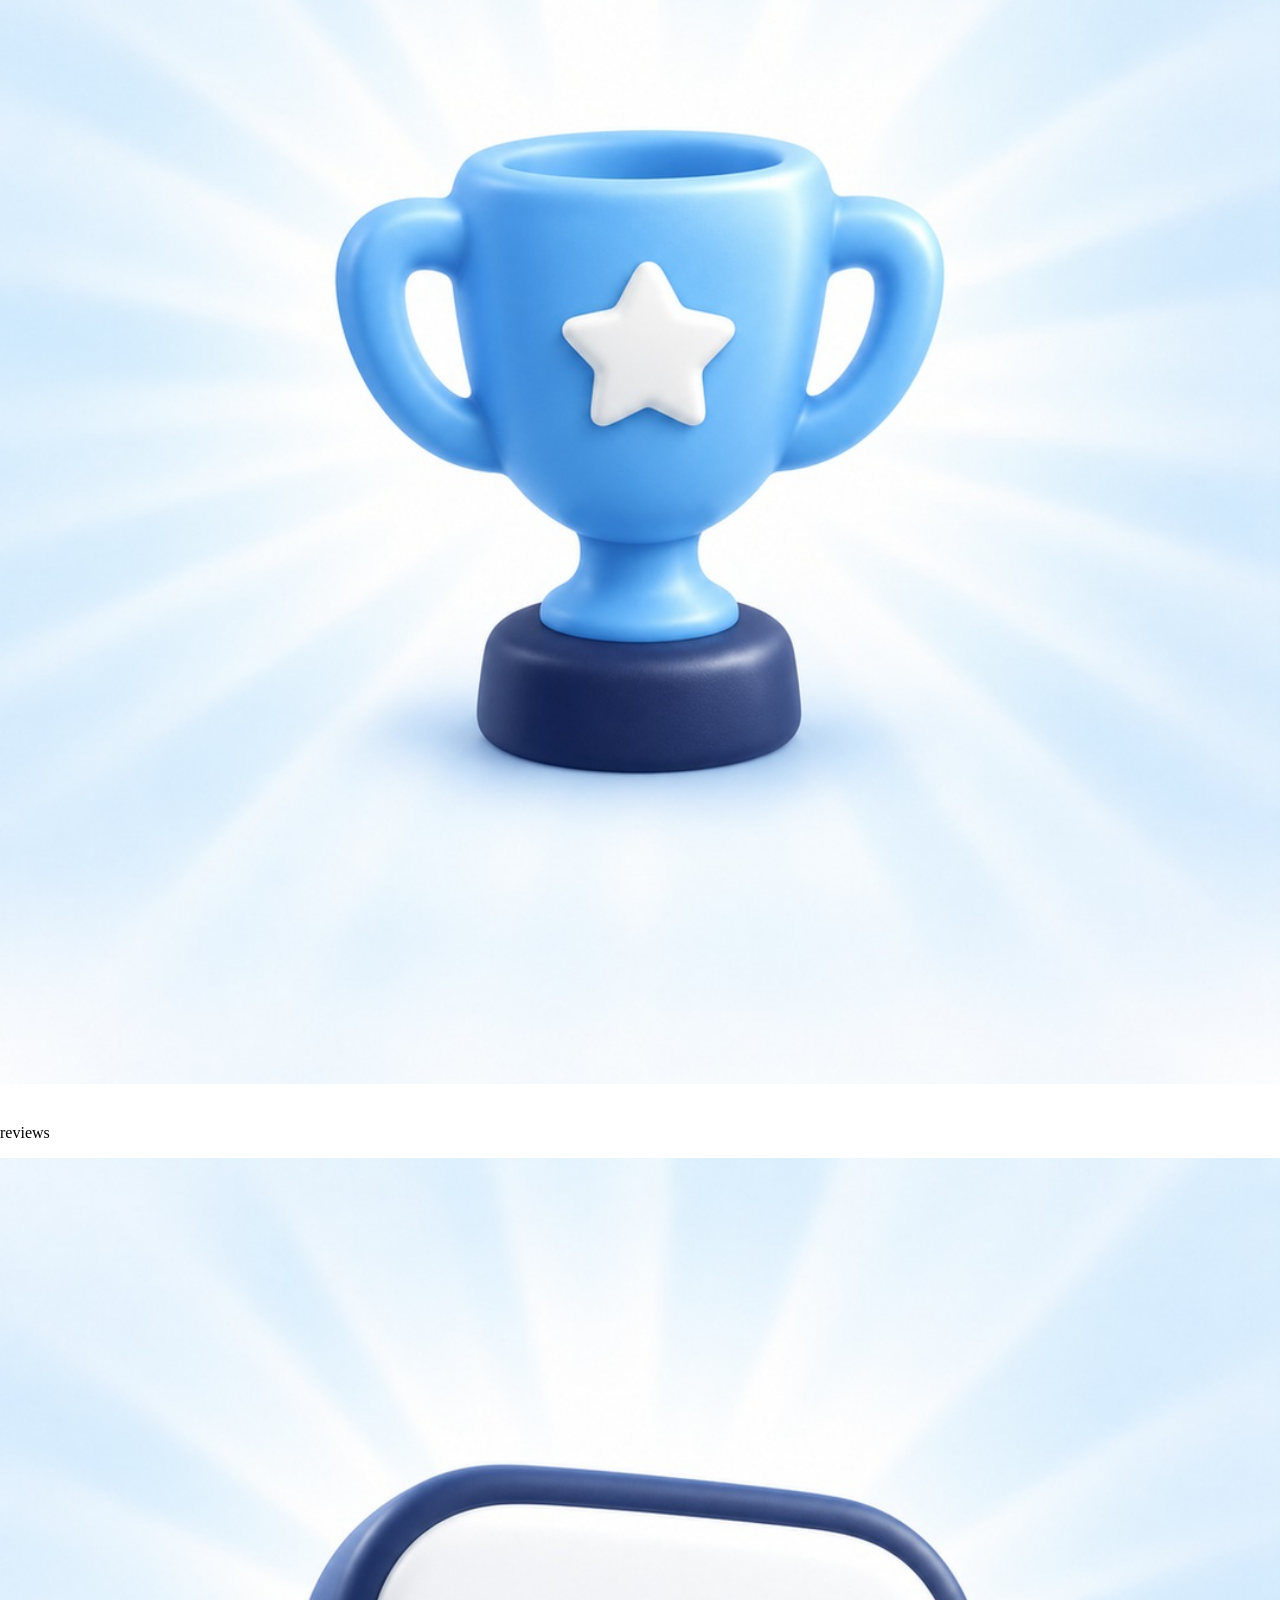
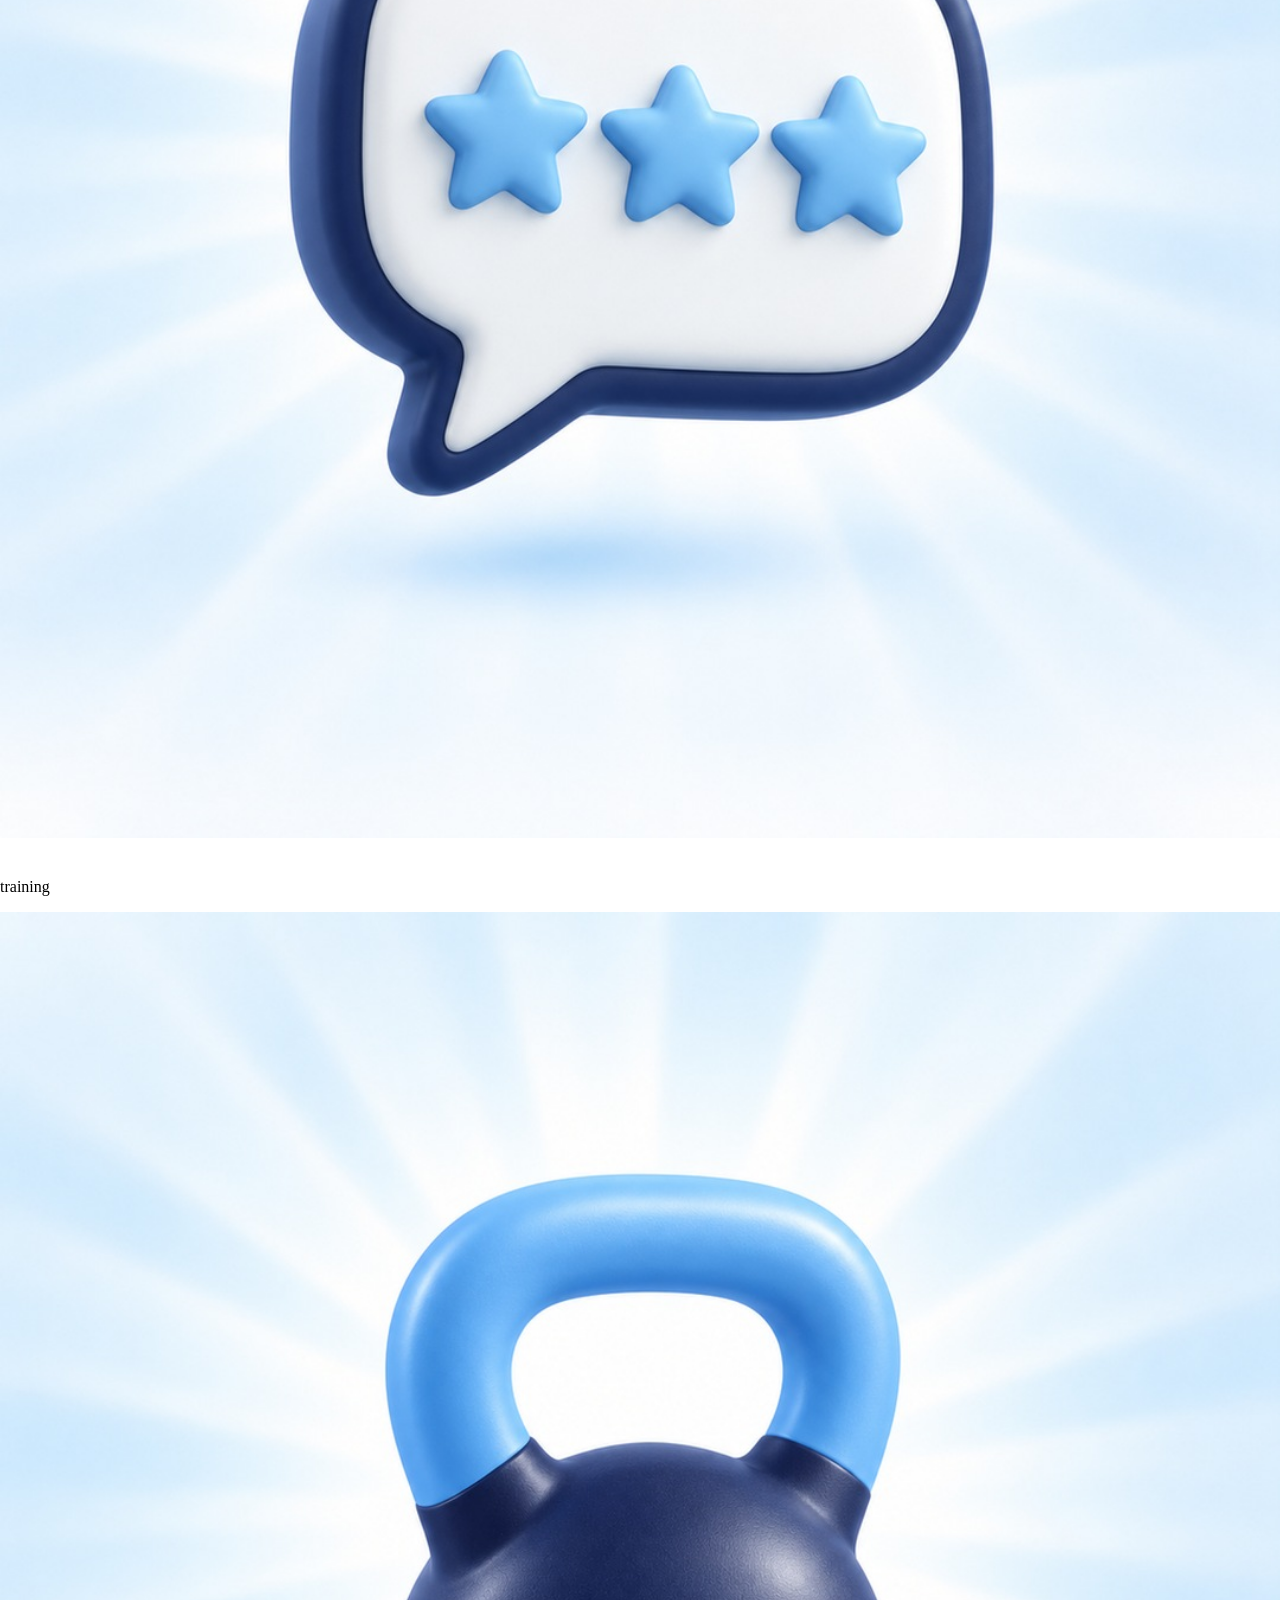
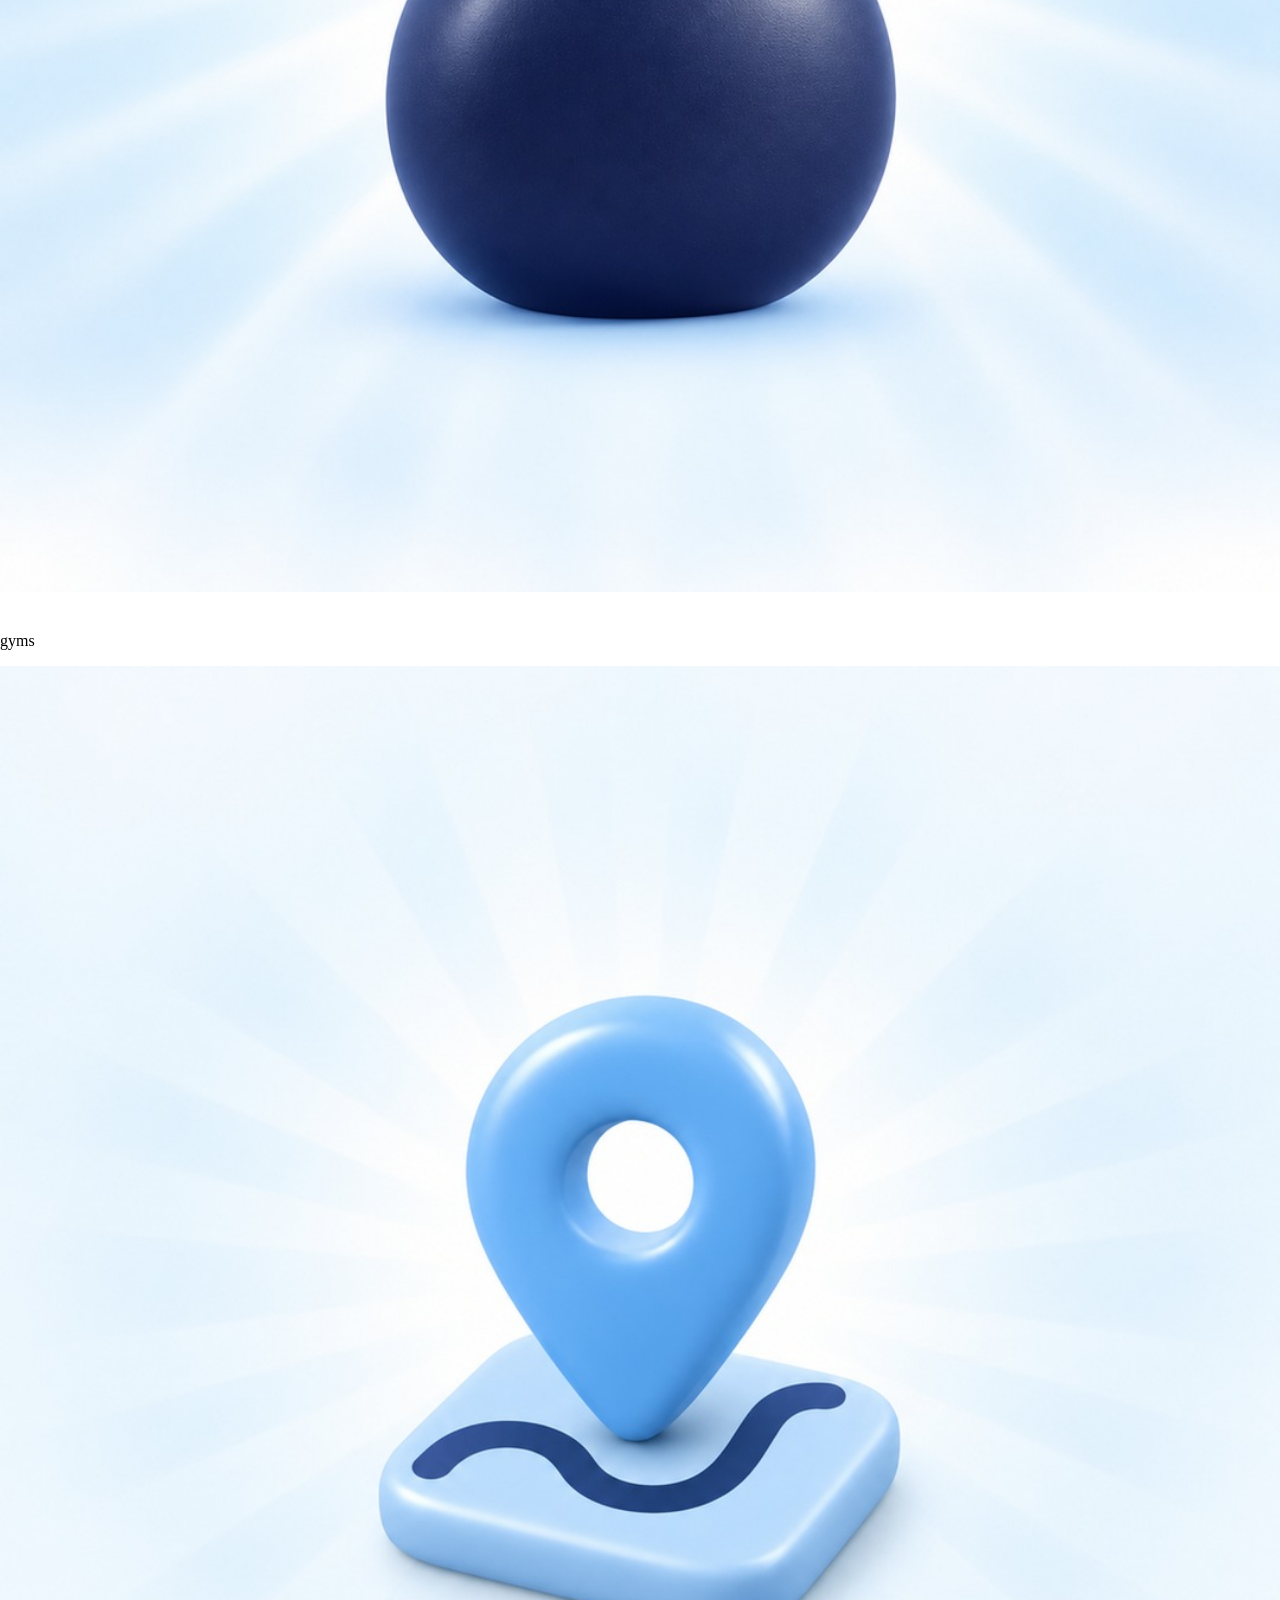
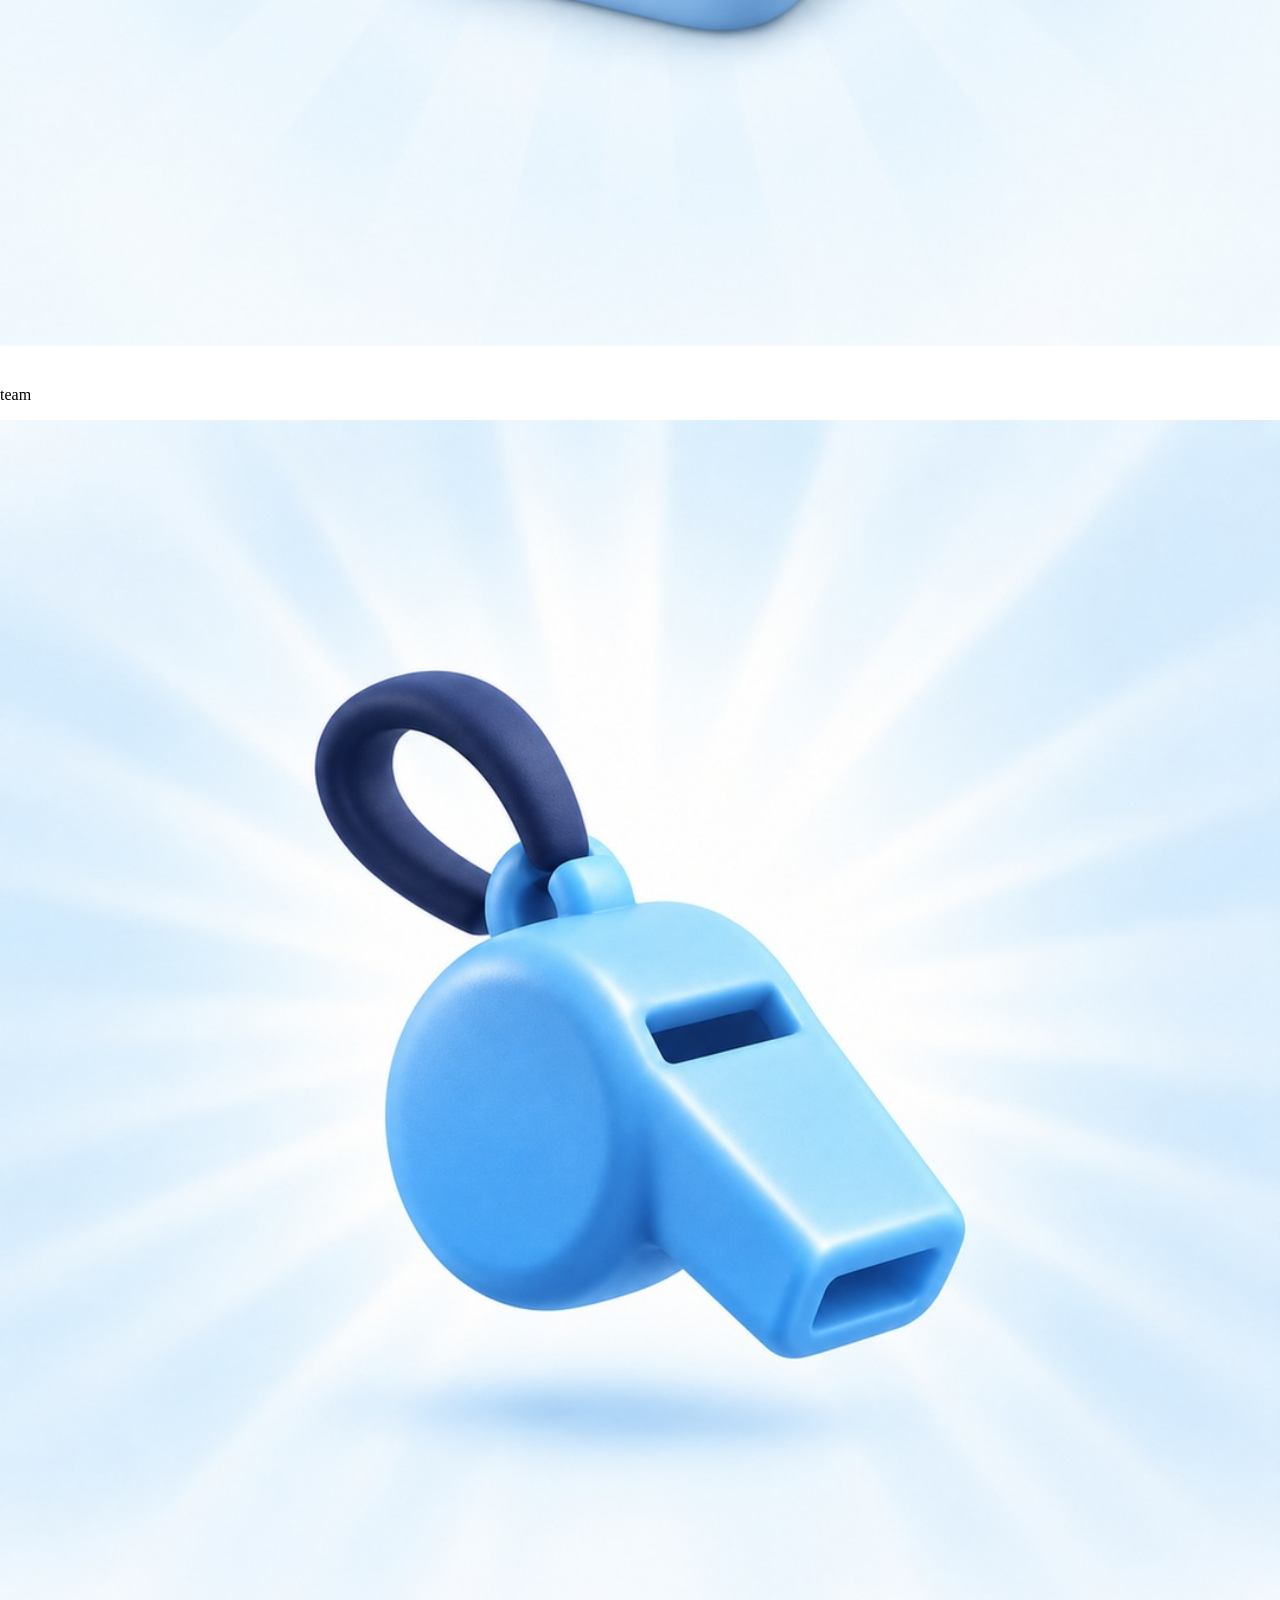
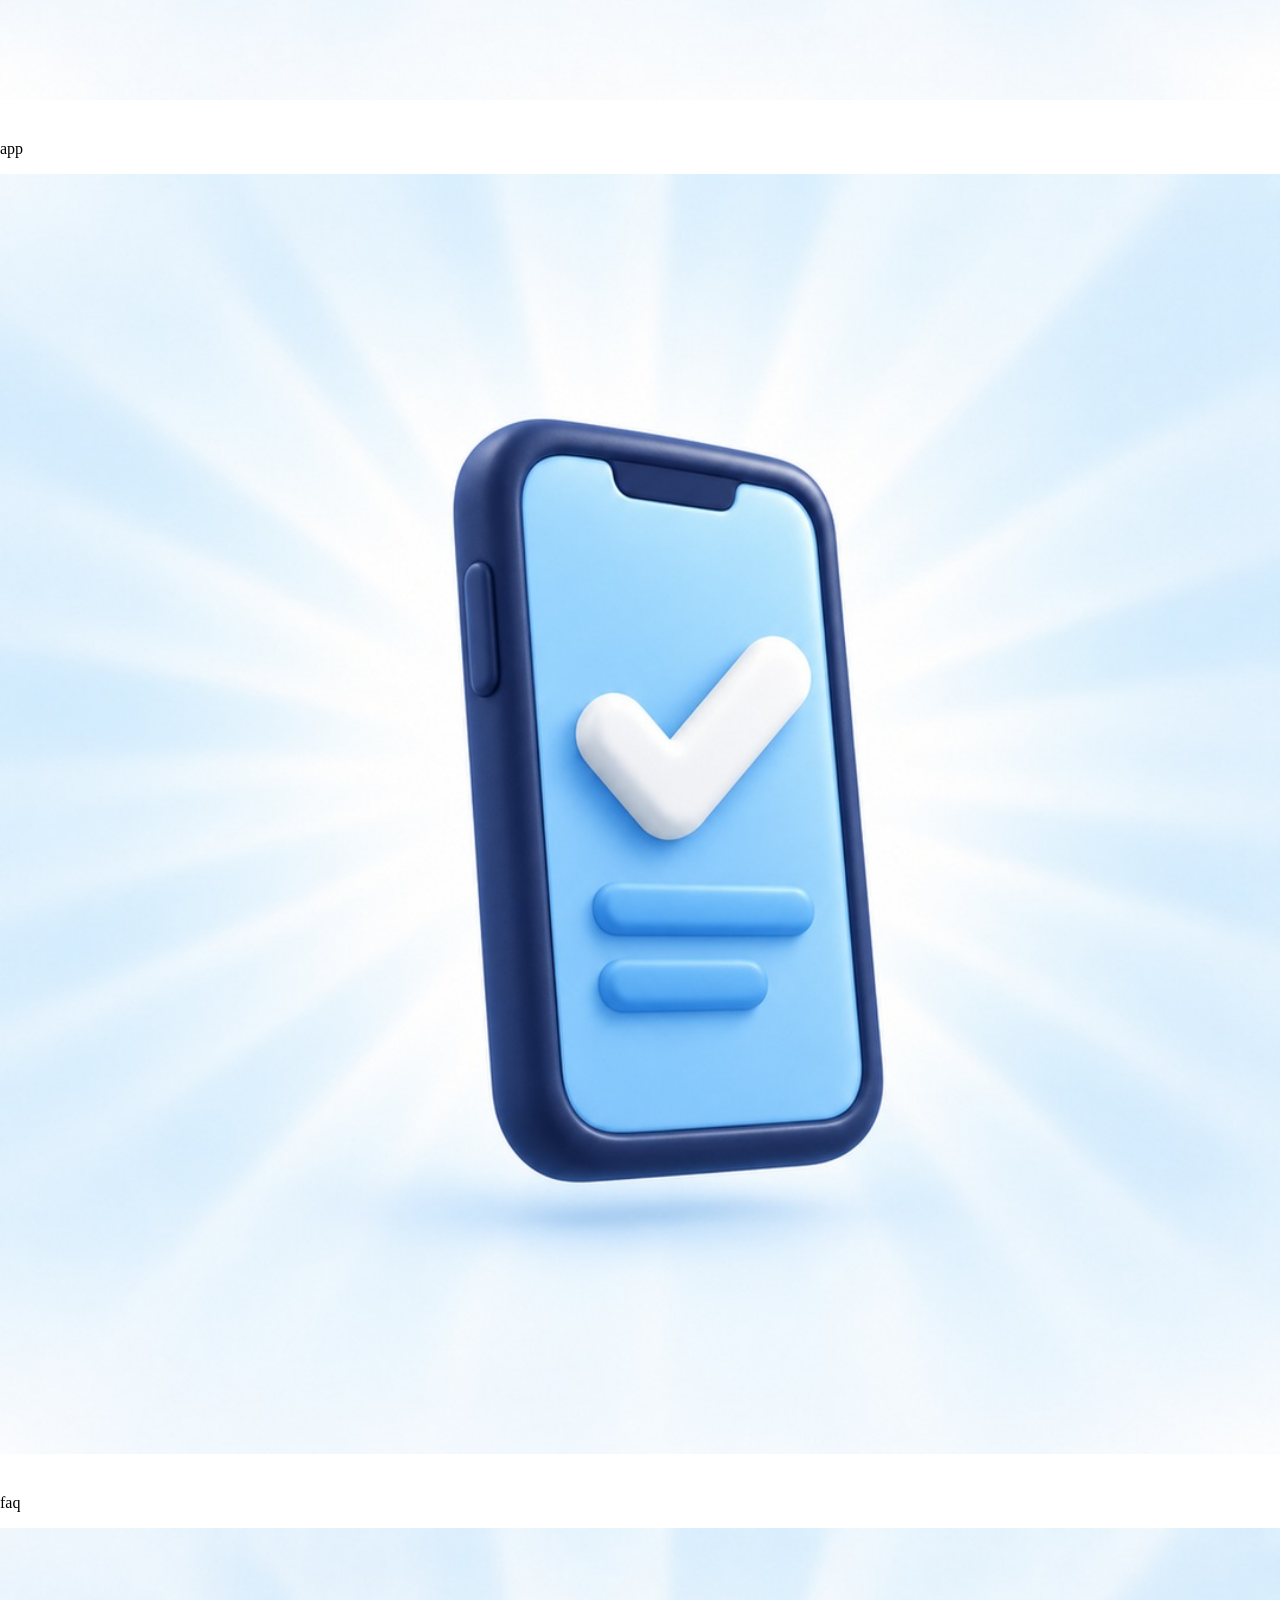
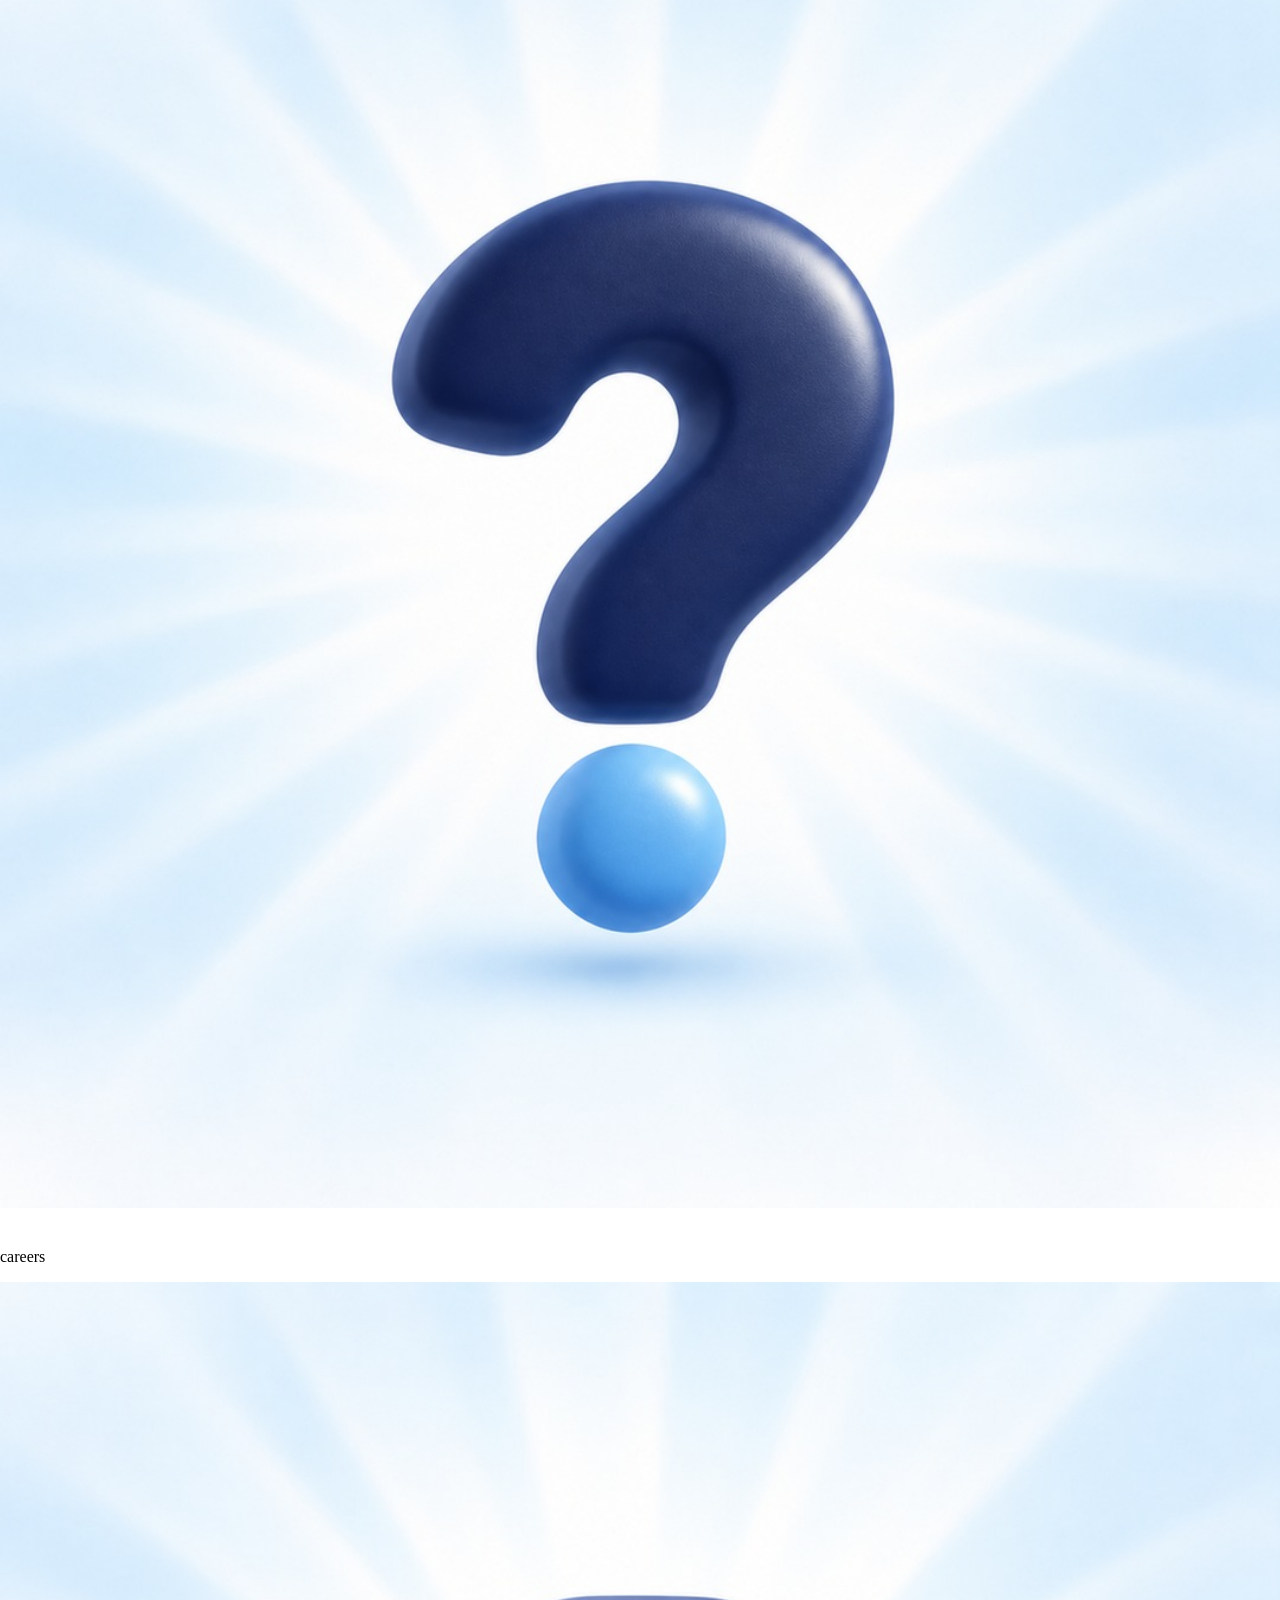
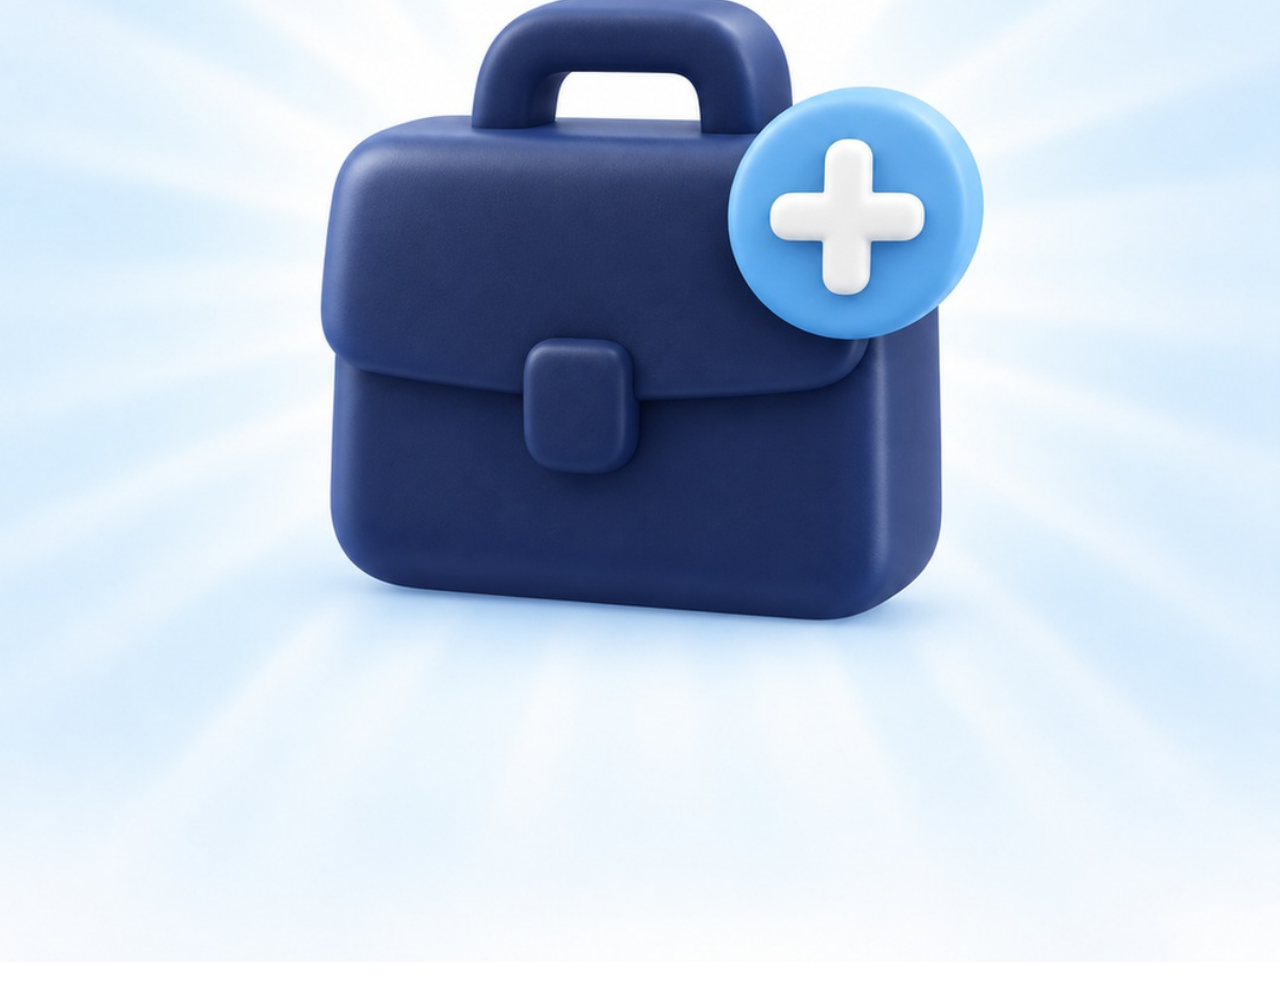
<file: covers.html>
<!doctype html><meta name="viewport" content="width=device-width"><meta name="robots" content="noindex,nofollow"><title>covers</title>
<style>body{margin:0;font:16px -apple-system}img{width:100%;display:block;margin:0 0 40px}</style>
<p>kickstart</p><img src="assets/covers-jpg/kickstart.jpg" alt="kickstart">
<p>results</p><img src="assets/covers-jpg/results.jpg" alt="results">
<p>reviews</p><img src="assets/covers-jpg/reviews.jpg" alt="reviews">
<p>training</p><img src="assets/covers-jpg/training.jpg" alt="training">
<p>gyms</p><img src="assets/covers-jpg/gyms.jpg" alt="gyms">
<p>team</p><img src="assets/covers-jpg/team.jpg" alt="team">
<p>app</p><img src="assets/covers-jpg/app.jpg" alt="app">
<p>faq</p><img src="assets/covers-jpg/faq.jpg" alt="faq">
<p>careers</p><img src="assets/covers-jpg/careers.jpg" alt="careers">
</file>
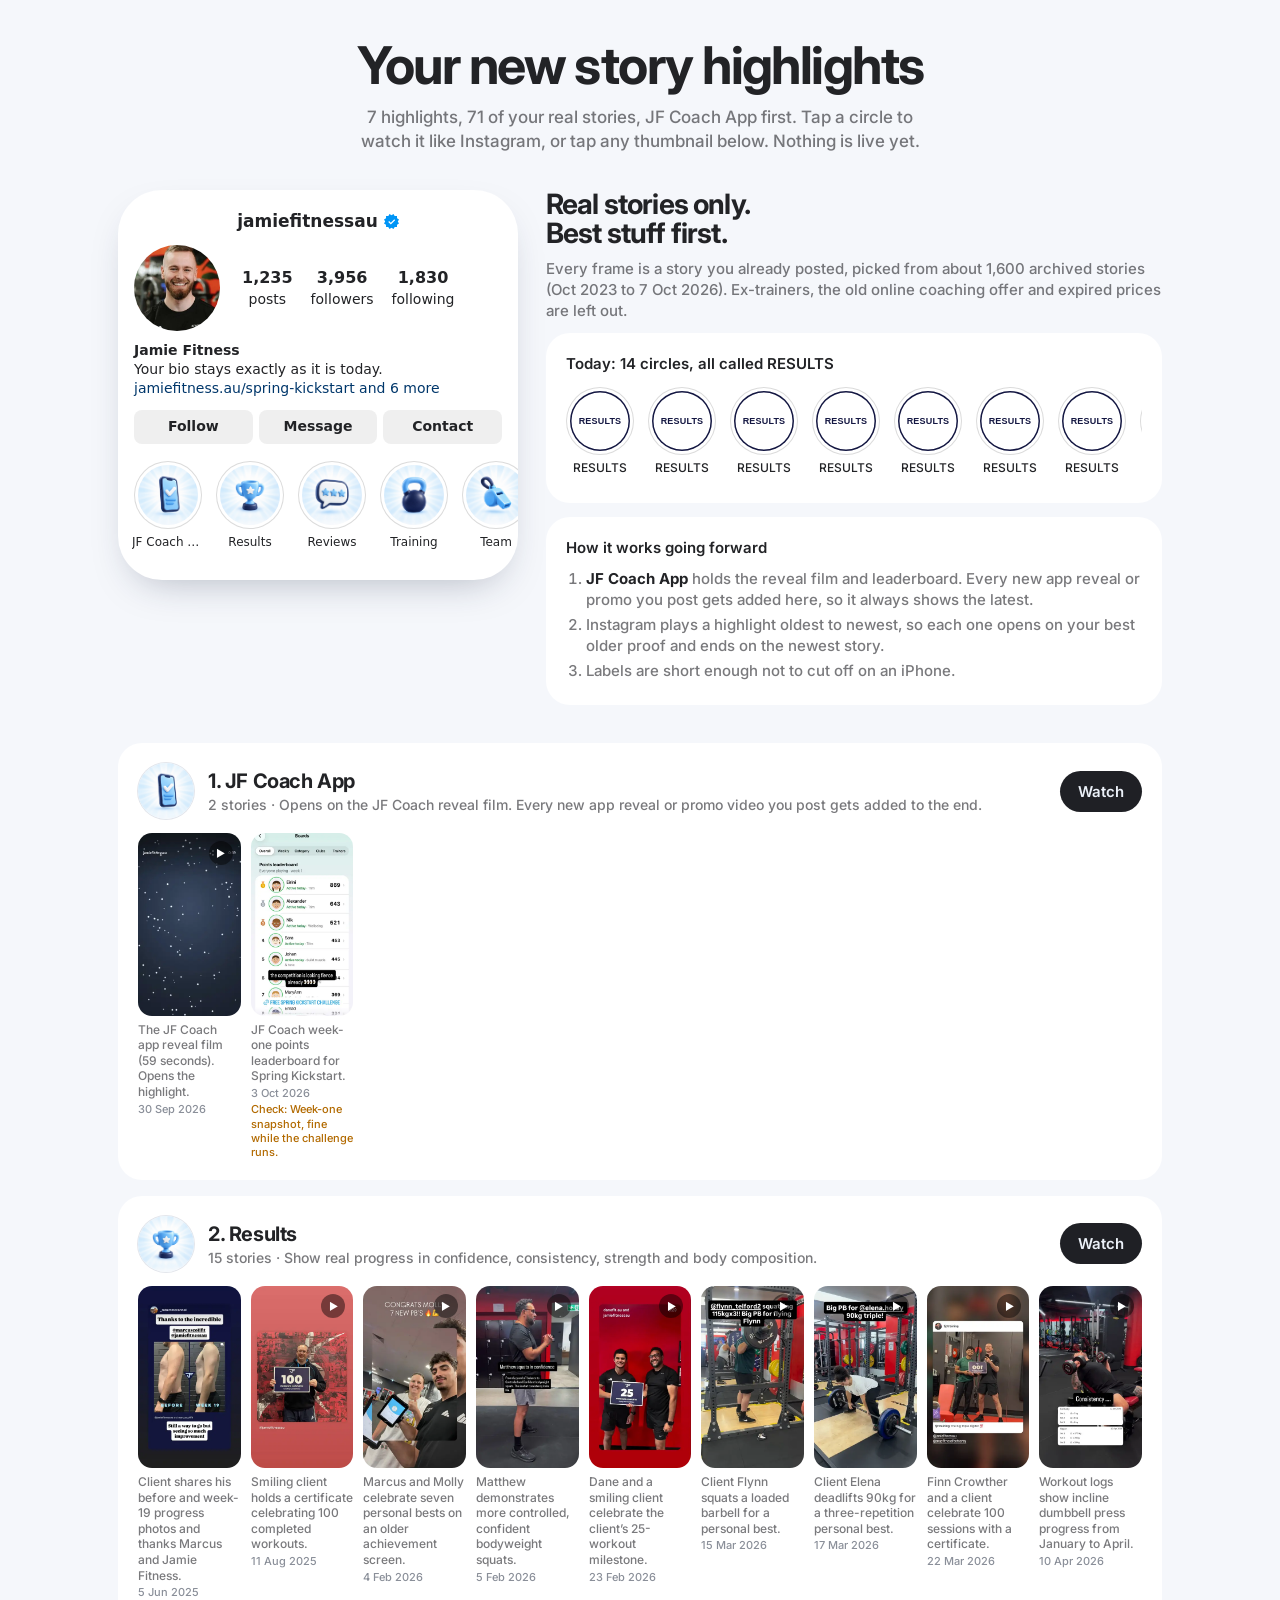
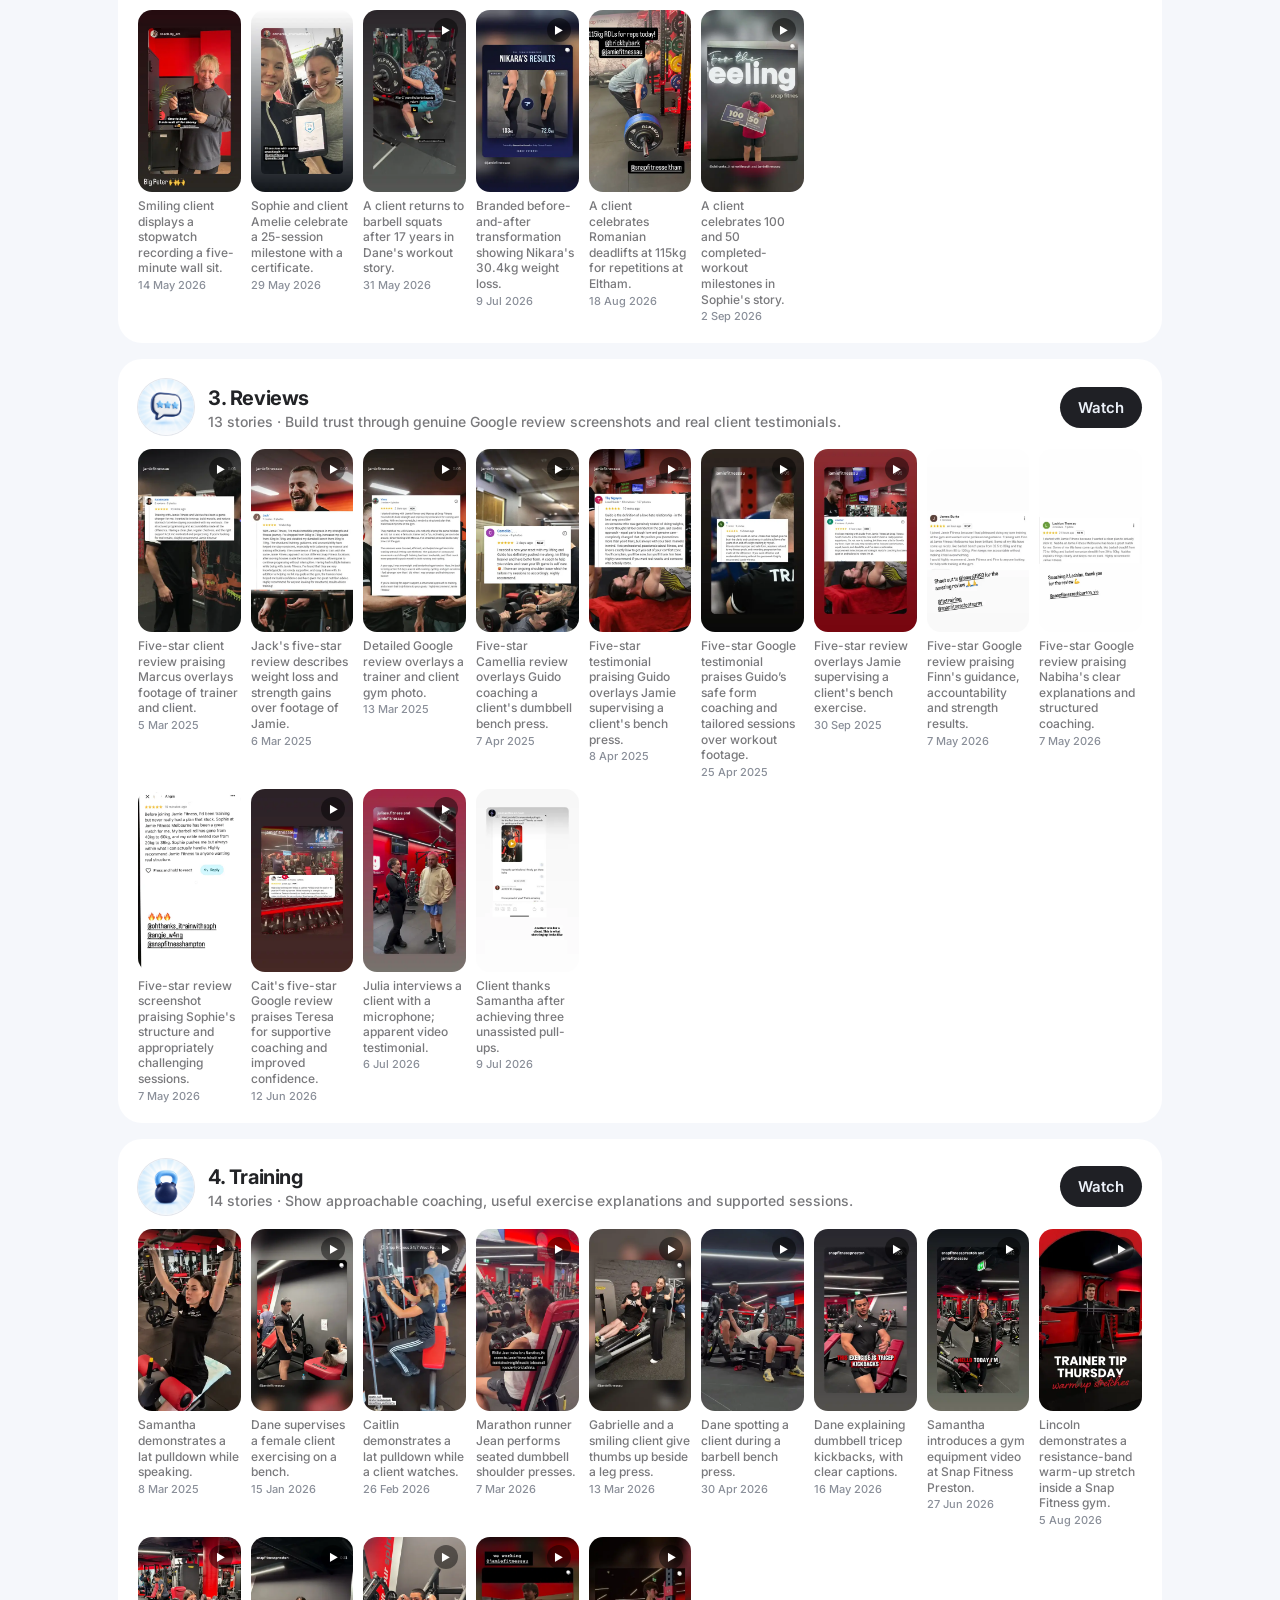
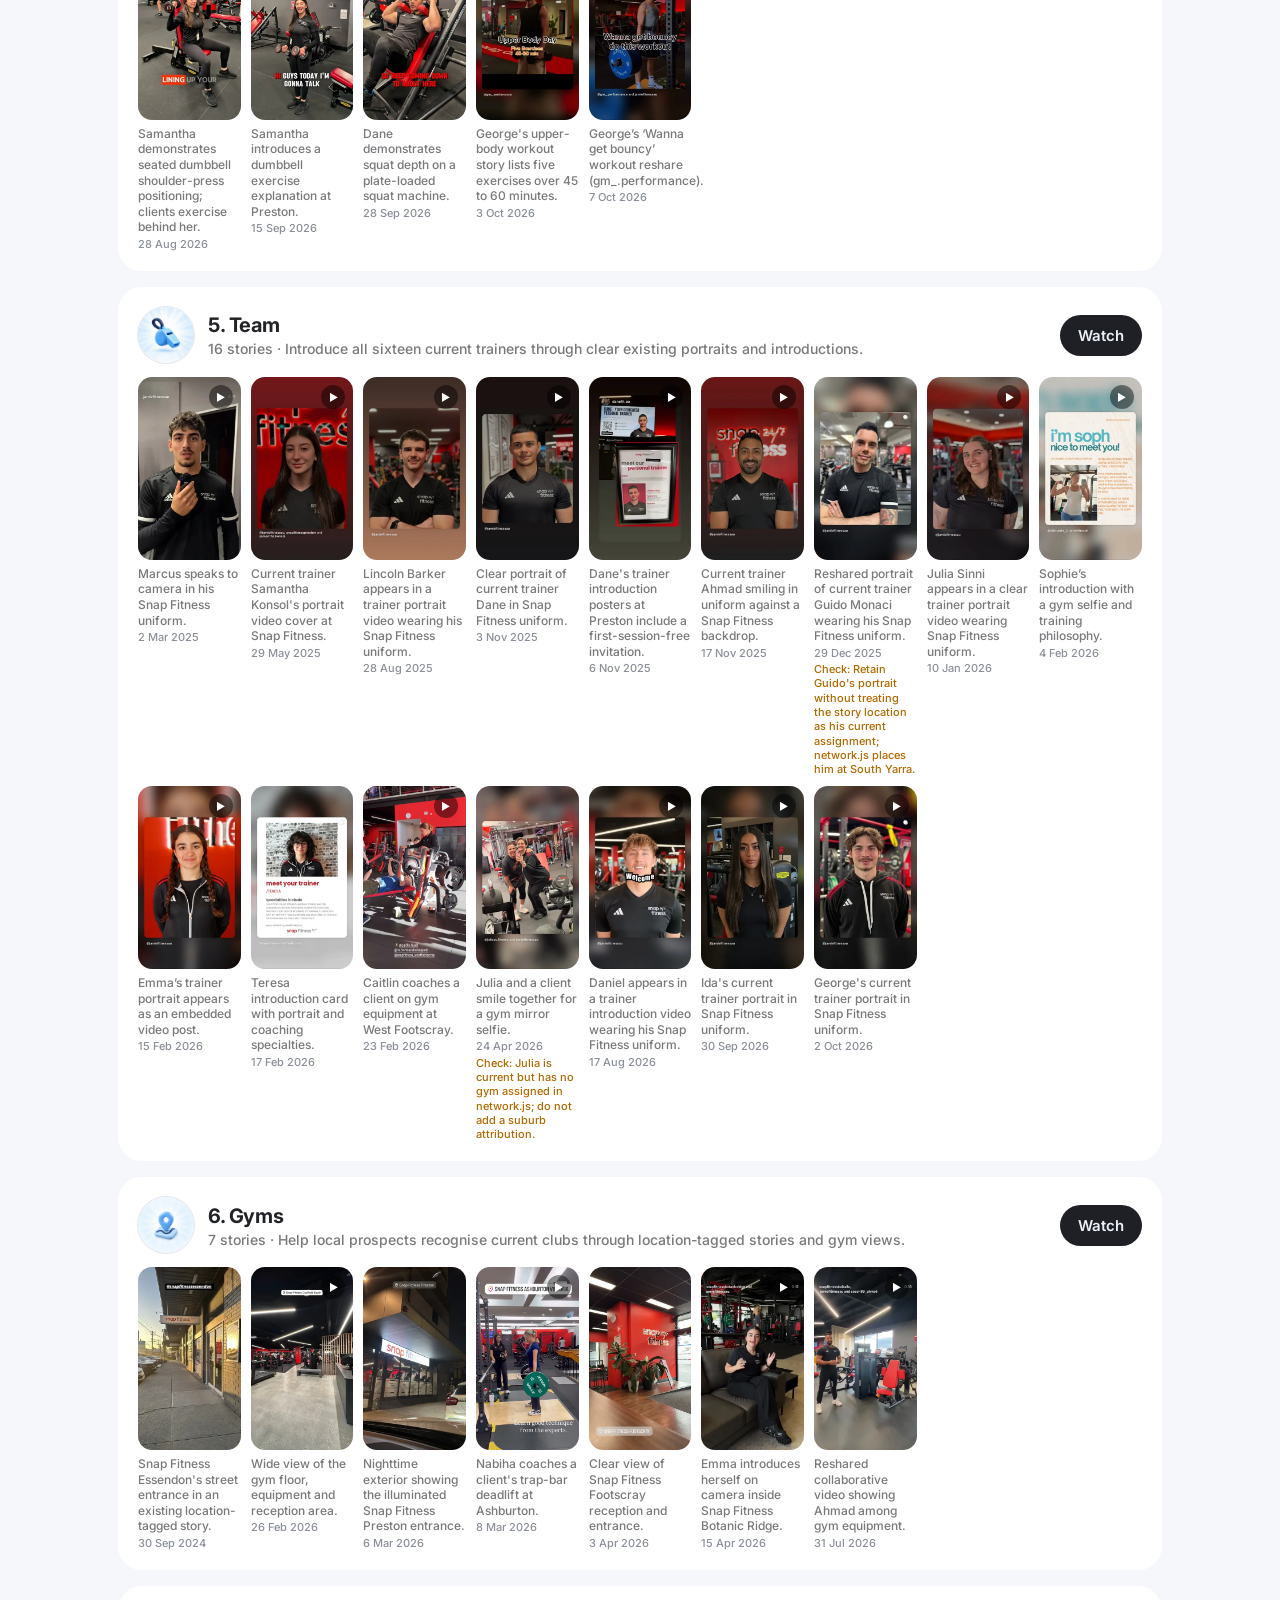
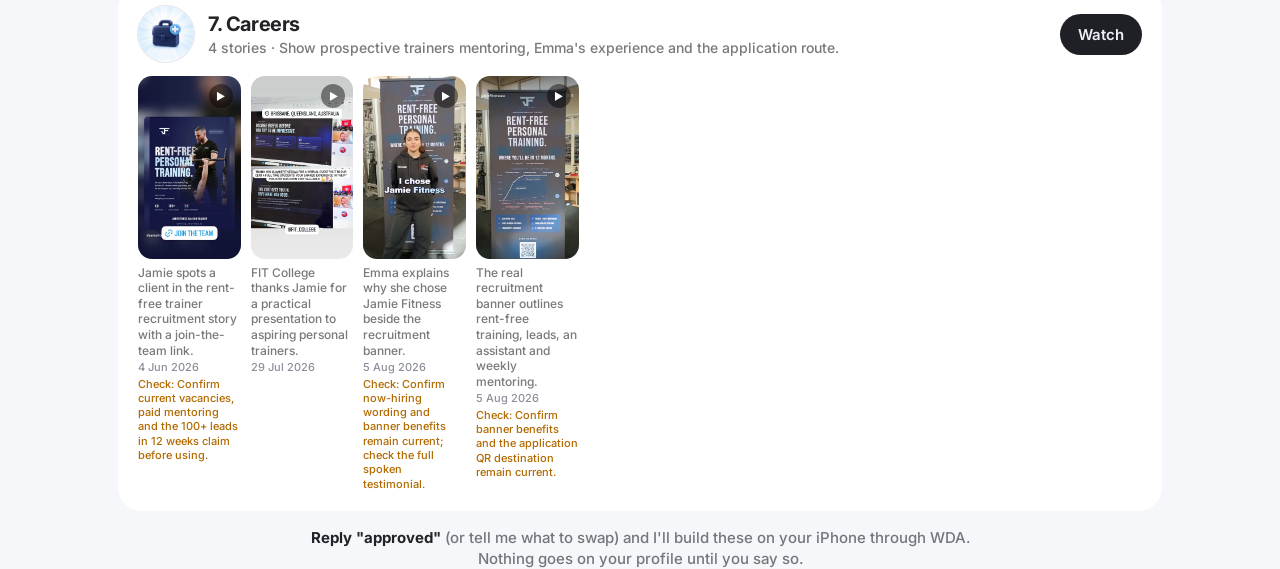
<file: highlights-v2.html>
<!doctype html>
<html lang="en-AU">
<head>
<meta charset="utf-8">
<meta name="viewport" content="width=device-width, initial-scale=1, viewport-fit=cover">
<meta name="robots" content="noindex,nofollow">
<title>@jamiefitnessau highlights v2</title>
<link href="https://fonts.googleapis.com/css2?family=Inter:wght@500;600;700&display=swap" rel="stylesheet">
<style>
:root{--ink:#222326;--ink2:rgba(31,32,37,.6);--cap:#8A8F99;--canvas:#F5F7FB;--card:#EBF0F8;--dark:#1F2025;--navy:#141742;--sky:#5FA8E6;--ease:cubic-bezier(.2,.7,.2,1);--shadow:0 16px 40px -18px rgba(30,40,70,.35)}
*{box-sizing:border-box;margin:0;padding:0}
body{font:500 15px/1.4 Inter,system-ui,sans-serif;color:var(--ink);background:var(--canvas);-webkit-font-smoothing:antialiased}
button{font:inherit;color:inherit;background:none;border:0;cursor:pointer}
.wrap{max-width:1080px;margin:0 auto;padding:0 18px}
header.top{padding:40px 0 8px;text-align:center}
h1{font-weight:700;font-size:clamp(32px,6vw,52px);letter-spacing:-.03em;line-height:1}
.sub{color:var(--ink2);font-size:17px;max-width:560px;margin:14px auto 0}
.hero{display:grid;gap:28px;align-items:start;padding:28px 18px 8px}.hero>*{min-width:0}.panel,.card{min-width:0;overflow:hidden}
@media(min-width:900px){.hero{grid-template-columns:400px 1fr}}
.phone{background:#fff;border-radius:44px;padding:14px 0 18px;box-shadow:var(--shadow);max-width:400px;margin:0 auto;width:100%;overflow:hidden;font-family:-apple-system,system-ui,sans-serif}
.ig-nav{display:flex;align-items:center;justify-content:center;gap:6px;font-weight:700;font-size:17px;padding:6px 16px 12px}
.ig-top{display:flex;align-items:center;gap:22px;padding:0 16px}
.av{width:86px;height:86px;border-radius:50%;overflow:hidden;flex:none;background:#eee}
.av img{width:100%;height:100%;object-fit:cover}
.stats{display:flex;gap:18px;font-size:14px;text-align:center}.stats b{display:block;font-size:16px}
.bio{padding:10px 16px 0;font-size:14px;line-height:1.35}.bio .n{font-weight:600}.bio a{color:#00376B;text-decoration:none}
.btns{display:flex;gap:6px;padding:12px 16px}.btns span{flex:1;background:#EFEFEF;border-radius:8px;text-align:center;font-weight:600;font-size:14px;padding:7px 0}
.row{display:flex;gap:14px;overflow-x:auto;padding:6px 16px 12px;scrollbar-width:none}.row::-webkit-scrollbar{display:none}
.hl{display:flex;flex-direction:column;align-items:center;gap:6px;flex:none;width:68px}
.ring{width:66px;height:66px;border-radius:50%;padding:3px;background:#fff;box-shadow:0 0 0 1px #DBDBDB;display:block}
.ring img{width:100%;height:100%;border-radius:50%;object-fit:cover;display:block}
.lb{font-size:12px;white-space:nowrap;overflow:hidden;text-overflow:ellipsis;max-width:72px}
.hl:not(.old):active .ring{transform:scale(.94)}
.old .oc{width:100%;height:100%;border-radius:50%;display:flex;align-items:center;justify-content:center;box-shadow:inset 0 0 0 1.5px #141742;font:700 9px/1 -apple-system,sans-serif;color:#141742;letter-spacing:.02em}
.side h2{font-size:28px;font-weight:700;letter-spacing:-.03em;line-height:1.05;margin-bottom:10px}
.side p{color:var(--ink2);margin-bottom:12px}
.panel{background:#fff;border-radius:24px;padding:20px;margin-bottom:14px}
.panel h3{font-size:15px;font-weight:600;margin-bottom:10px}
.panel ol{padding-left:20px;color:var(--ink2)}.panel li{margin:4px 0}.panel li b{color:var(--ink)}
.cmp .row{padding:4px 0 6px}
.card{background:#fff;border-radius:24px;padding:20px;margin:16px 0}
.card-head{display:flex;align-items:center;gap:14px;margin-bottom:14px}
.card-head>img{width:56px;height:56px;border-radius:50%;object-fit:cover;flex:none;box-shadow:0 0 0 1px #E3E6EC}
.card-head div{flex:1;min-width:0}.card-head h3{font-size:20px;font-weight:700;letter-spacing:-.02em}
.card-head p{color:var(--ink2);font-size:14px}
.play{background:var(--dark);color:#EBF0F8;border-radius:128px;padding:10px 18px;font-weight:600;flex:none;transition:transform .3s var(--ease)}.play:hover{transform:scale(1.04)}
.grid{display:grid;grid-template-columns:repeat(auto-fill,minmax(96px,1fr));gap:10px}
.th{position:relative;text-align:left;display:flex;flex-direction:column;gap:6px}
.th img{width:100%;aspect-ratio:9/16;object-fit:cover;border-radius:14px;background:var(--card);display:block}
.th .vid{position:absolute;top:8px;right:8px;width:24px;height:24px;border-radius:50%;background:rgba(0,0,0,.45);color:#fff;font-size:10px;display:flex;align-items:center;justify-content:center}
.th .cap{font-size:12px;line-height:1.3;color:var(--ink2)}.th .cap i{display:block;font-style:normal;color:var(--cap);font-size:11px;margin-top:2px}
.th .cap em{display:block;font-style:normal;color:#B26A00;font-size:11px;margin-top:2px}
footer{padding:30px 0 60px;text-align:center;color:var(--ink2)}
footer b{color:var(--ink)}
/* viewer */
#v{position:fixed;inset:0;background:#000;z-index:10;display:none;align-items:center;justify-content:center}
#v.on{display:flex}
.st{position:relative;height:min(100vh,100dvh);aspect-ratio:9/16;max-width:100vw;background:#111;overflow:hidden}
@media(min-width:700px){.st{height:min(92vh,860px);border-radius:14px}}
#media{position:absolute;inset:0}.st img,.st video{width:100%;height:100%;object-fit:cover;display:block}
.bars{position:absolute;top:10px;left:8px;right:8px;display:flex;gap:3px;z-index:2}
.bars span{flex:1;height:2.5px;background:rgba(255,255,255,.35);border-radius:2px;overflow:hidden}.bars i{display:block;height:100%;width:0;background:#fff}
.who{position:absolute;top:22px;left:12px;right:12px;display:flex;align-items:center;gap:8px;color:#fff;font:600 13px -apple-system,sans-serif;z-index:2;text-shadow:0 1px 3px rgba(0,0,0,.5)}
.who img{width:30px;height:30px;border-radius:50%;object-fit:cover}.who small{opacity:.7;font-weight:500}
.x{margin-left:auto;width:34px;height:34px;border-radius:50%;background:rgba(0,0,0,.35);color:#fff;font-size:18px;display:flex;align-items:center;justify-content:center}
.tap{position:absolute;top:0;bottom:0;z-index:1}.tap.l{left:0;width:33%}.tap.r{right:0;width:67%}
.vcap{position:absolute;left:12px;right:12px;bottom:14px;color:#fff;font-size:13px;z-index:2;text-shadow:0 1px 4px rgba(0,0,0,.7)}
.vcap em{display:block;font-style:normal;color:#FFC86B}
@media (prefers-reduced-motion:reduce){*{transition:none!important}}
</style>
</head>
<body>
<header class="top wrap">
  <h1>Your new story highlights</h1>
  <p class="sub">7 highlights, 71 of your real stories, JF Coach App first. Tap a circle to watch it like Instagram, or tap any thumbnail below. Nothing is live yet.</p>
</header>

<div class="wrap hero">
  <div class="phone" aria-label="Instagram profile mock-up">
    <div class="ig-nav">jamiefitnessau <svg width="15" height="15" viewBox="0 0 40 40"><path fill="#0095F6" d="M19.998 3.094 14.638 0l-2.972 5.15H5.432v6.354L0 14.64 3.094 20 0 25.359l5.432 3.137v5.905h5.975L14.638 40l5.36-3.094L25.358 40l3.232-5.6h6.162v-6.01L40 25.359 36.905 20 40 14.641l-5.248-3.03v-6.46h-6.419L25.358 0l-5.36 3.094Zm7.415 11.225 2.254 2.287-11.43 11.5-6.835-6.93 2.244-2.258 4.587 4.581 9.18-9.18Z"/></svg></div>
    <div class="ig-top">
      <div class="av"><img src="assets/avatar.jpg" alt=""></div>
      <div class="stats"><div><b>1,235</b>posts</div><div><b>3,956</b>followers</div><div><b>1,830</b>following</div></div>
    </div>
    <div class="bio"><div class="n">Jamie Fitness</div>Your bio stays exactly as it is today.<br><a>jamiefitness.au/spring-kickstart and 6 more</a></div>
    <div class="btns"><span>Follow</span><span>Message</span><span>Contact</span></div>
    <div class="row"><button class="hl" data-h="0" data-f="0"><span class="ring"><img src="assets/covers-jpg/app.jpg" alt=""></span><span class="lb">JF Coach App</span></button><button class="hl" data-h="1" data-f="0"><span class="ring"><img src="assets/covers-jpg/results.jpg" alt=""></span><span class="lb">Results</span></button><button class="hl" data-h="2" data-f="0"><span class="ring"><img src="assets/covers-jpg/reviews.jpg" alt=""></span><span class="lb">Reviews</span></button><button class="hl" data-h="3" data-f="0"><span class="ring"><img src="assets/covers-jpg/training.jpg" alt=""></span><span class="lb">Training</span></button><button class="hl" data-h="4" data-f="0"><span class="ring"><img src="assets/covers-jpg/team.jpg" alt=""></span><span class="lb">Team</span></button><button class="hl" data-h="5" data-f="0"><span class="ring"><img src="assets/covers-jpg/gyms.jpg" alt=""></span><span class="lb">Gyms</span></button><button class="hl" data-h="6" data-f="0"><span class="ring"><img src="assets/covers-jpg/careers.jpg" alt=""></span><span class="lb">Careers</span></button></div>
  </div>
  <div class="side">
    <h2>Real stories only.<br>Best stuff first.</h2>
    <p>Every frame is a story you already posted, picked from about 1,600 archived stories (Oct 2023 to 7 Oct 2026). Ex-trainers, the old online coaching offer and expired prices are left out.</p>
    <div class="panel cmp"><h3>Today: 14 circles, all called RESULTS</h3><div class="row"><span class="hl old"><span class="ring"><span class="oc">RESULTS</span></span><span class="lb">RESULTS</span></span><span class="hl old"><span class="ring"><span class="oc">RESULTS</span></span><span class="lb">RESULTS</span></span><span class="hl old"><span class="ring"><span class="oc">RESULTS</span></span><span class="lb">RESULTS</span></span><span class="hl old"><span class="ring"><span class="oc">RESULTS</span></span><span class="lb">RESULTS</span></span><span class="hl old"><span class="ring"><span class="oc">RESULTS</span></span><span class="lb">RESULTS</span></span><span class="hl old"><span class="ring"><span class="oc">RESULTS</span></span><span class="lb">RESULTS</span></span><span class="hl old"><span class="ring"><span class="oc">RESULTS</span></span><span class="lb">RESULTS</span></span><span class="hl old"><span class="ring"><span class="oc">RESULTS</span></span><span class="lb">RESULTS</span></span><span class="hl old"><span class="ring"><span class="oc">RESULTS</span></span><span class="lb">RESULTS</span></span><span class="hl old"><span class="ring"><span class="oc">RESULTS</span></span><span class="lb">RESULTS</span></span><span class="hl old"><span class="ring"><span class="oc">RESULTS</span></span><span class="lb">RESULTS</span></span><span class="hl old"><span class="ring"><span class="oc">RESULTS</span></span><span class="lb">RESULTS</span></span><span class="hl old"><span class="ring"><span class="oc">RESULTS</span></span><span class="lb">RESULTS</span></span><span class="hl old"><span class="ring"><span class="oc">RESULTS</span></span><span class="lb">RESULTS</span></span></div></div>
    <div class="panel"><h3>How it works going forward</h3><ol>
      <li><b>JF Coach App</b> holds the reveal film and leaderboard. Every new app reveal or promo you post gets added here, so it always shows the latest.</li>
      <li>Instagram plays a highlight oldest to newest, so each one opens on your best older proof and ends on the newest story.</li>
      <li>Labels are short enough not to cut off on an iPhone.</li>
    </ol></div>
  </div>
</div>

<main class="wrap"><section class="card" id="h-app">
  <div class="card-head"><img src="assets/covers-jpg/app.jpg" alt=""><div><h3>1. JF Coach App</h3>
  <p>2 stories · Opens on the JF Coach reveal film. Every new app reveal or promo video you post gets added to the end.</p></div>
  <button class="play" data-h="0" data-f="0">Watch</button></div>
  <div class="grid"><button class="th" data-h="0" data-f="0" aria-label="Open frame 1"><img loading="lazy" src="assets/v2/thumbs/F1600.webp" alt=""><span class=vid>▶</span><span class="cap">The JF Coach app reveal film (59 seconds). Opens the highlight.<i>30 Sep 2026</i></span></button><button class="th" data-h="0" data-f="1" aria-label="Open frame 2"><img loading="lazy" src="assets/v2/thumbs/F1606.webp" alt=""><span class="cap">JF Coach week-one points leaderboard for Spring Kickstart.<i>3 Oct 2026</i><em>Check: Week-one snapshot, fine while the challenge runs.</em></span></button></div></section>
<section class="card" id="h-results">
  <div class="card-head"><img src="assets/covers-jpg/results.jpg" alt=""><div><h3>2. Results</h3>
  <p>15 stories · Show real progress in confidence, consistency, strength and body composition.</p></div>
  <button class="play" data-h="1" data-f="0">Watch</button></div>
  <div class="grid"><button class="th" data-h="1" data-f="0" aria-label="Open frame 1"><img loading="lazy" src="assets/v2/thumbs/F0968.webp" alt=""><span class="cap">Client shares his before and week-19 progress photos and thanks Marcus and Jamie Fitness.<i>5 Jun 2025</i></span></button><button class="th" data-h="1" data-f="1" aria-label="Open frame 2"><img loading="lazy" src="assets/v2/thumbs/F0995.webp" alt=""><span class=vid>▶</span><span class="cap">Smiling client holds a certificate celebrating 100 completed workouts.<i>11 Aug 2025</i></span></button><button class="th" data-h="1" data-f="2" aria-label="Open frame 3"><img loading="lazy" src="assets/v2/thumbs/F1132.webp" alt=""><span class=vid>▶</span><span class="cap">Marcus and Molly celebrate seven personal bests on an older achievement screen.<i>4 Feb 2026</i></span></button><button class="th" data-h="1" data-f="3" aria-label="Open frame 4"><img loading="lazy" src="assets/v2/thumbs/F1133.webp" alt=""><span class=vid>▶</span><span class="cap">Matthew demonstrates more controlled, confident bodyweight squats.<i>5 Feb 2026</i></span></button><button class="th" data-h="1" data-f="4" aria-label="Open frame 5"><img loading="lazy" src="assets/v2/thumbs/F1176.webp" alt=""><span class=vid>▶</span><span class="cap">Dane and a smiling client celebrate the client’s 25-workout milestone.<i>23 Feb 2026</i></span></button><button class="th" data-h="1" data-f="5" aria-label="Open frame 6"><img loading="lazy" src="assets/v2/thumbs/F1238.webp" alt=""><span class=vid>▶</span><span class="cap">Client Flynn squats a loaded barbell for a personal best.<i>15 Mar 2026</i></span></button><button class="th" data-h="1" data-f="6" aria-label="Open frame 7"><img loading="lazy" src="assets/v2/thumbs/F1240.webp" alt=""><span class=vid>▶</span><span class="cap">Client Elena deadlifts 90kg for a three-repetition personal best.<i>17 Mar 2026</i></span></button><button class="th" data-h="1" data-f="7" aria-label="Open frame 8"><img loading="lazy" src="assets/v2/thumbs/F1253.webp" alt=""><span class=vid>▶</span><span class="cap">Finn Crowther and a client celebrate 100 sessions with a certificate.<i>22 Mar 2026</i></span></button><button class="th" data-h="1" data-f="8" aria-label="Open frame 9"><img loading="lazy" src="assets/v2/thumbs/F1317.webp" alt=""><span class=vid>▶</span><span class="cap">Workout logs show incline dumbbell press progress from January to April.<i>10 Apr 2026</i></span></button><button class="th" data-h="1" data-f="9" aria-label="Open frame 10"><img loading="lazy" src="assets/v2/thumbs/F1419.webp" alt=""><span class="cap">Smiling client displays a stopwatch recording a five-minute wall sit.<i>14 May 2026</i></span></button><button class="th" data-h="1" data-f="10" aria-label="Open frame 11"><img loading="lazy" src="assets/v2/thumbs/F1476.webp" alt=""><span class="cap">Sophie and client Amelie celebrate a 25-session milestone with a certificate.<i>29 May 2026</i></span></button><button class="th" data-h="1" data-f="11" aria-label="Open frame 12"><img loading="lazy" src="assets/v2/thumbs/F1478.webp" alt=""><span class=vid>▶</span><span class="cap">A client returns to barbell squats after 17 years in Dane&#x27;s workout story.<i>31 May 2026</i></span></button><button class="th" data-h="1" data-f="12" aria-label="Open frame 13"><img loading="lazy" src="assets/v2/thumbs/F1524.webp" alt=""><span class=vid>▶</span><span class="cap">Branded before-and-after transformation showing Nikara&#x27;s 30.4kg weight loss.<i>9 Jul 2026</i></span></button><button class="th" data-h="1" data-f="13" aria-label="Open frame 14"><img loading="lazy" src="assets/v2/thumbs/F1571.webp" alt=""><span class="cap">A client celebrates Romanian deadlifts at 115kg for repetitions at Eltham.<i>18 Aug 2026</i></span></button><button class="th" data-h="1" data-f="14" aria-label="Open frame 15"><img loading="lazy" src="assets/v2/thumbs/F1584.webp" alt=""><span class=vid>▶</span><span class="cap">A client celebrates 100 and 50 completed-workout milestones in Sophie&#x27;s story.<i>2 Sep 2026</i></span></button></div></section>
<section class="card" id="h-reviews">
  <div class="card-head"><img src="assets/covers-jpg/reviews.jpg" alt=""><div><h3>3. Reviews</h3>
  <p>13 stories · Build trust through genuine Google review screenshots and real client testimonials.</p></div>
  <button class="play" data-h="2" data-f="0">Watch</button></div>
  <div class="grid"><button class="th" data-h="2" data-f="0" aria-label="Open frame 1"><img loading="lazy" src="assets/v2/thumbs/F0893.webp" alt=""><span class=vid>▶</span><span class="cap">Five-star client review praising Marcus overlays footage of trainer and client.<i>5 Mar 2025</i></span></button><button class="th" data-h="2" data-f="1" aria-label="Open frame 2"><img loading="lazy" src="assets/v2/thumbs/F0894.webp" alt=""><span class=vid>▶</span><span class="cap">Jack&#x27;s five-star review describes weight loss and strength gains over footage of Jamie.<i>6 Mar 2025</i></span></button><button class="th" data-h="2" data-f="2" aria-label="Open frame 3"><img loading="lazy" src="assets/v2/thumbs/F0906.webp" alt=""><span class=vid>▶</span><span class="cap">Detailed Google review overlays a trainer and client gym photo.<i>13 Mar 2025</i></span></button><button class="th" data-h="2" data-f="3" aria-label="Open frame 4"><img loading="lazy" src="assets/v2/thumbs/F0928.webp" alt=""><span class=vid>▶</span><span class="cap">Five-star Camellia review overlays Guido coaching a client&#x27;s dumbbell bench press.<i>7 Apr 2025</i></span></button><button class="th" data-h="2" data-f="4" aria-label="Open frame 5"><img loading="lazy" src="assets/v2/thumbs/F0931.webp" alt=""><span class=vid>▶</span><span class="cap">Five-star testimonial praising Guido overlays Jamie supervising a client&#x27;s bench press.<i>8 Apr 2025</i></span></button><button class="th" data-h="2" data-f="5" aria-label="Open frame 6"><img loading="lazy" src="assets/v2/thumbs/F0944.webp" alt=""><span class=vid>▶</span><span class="cap">Five-star Google testimonial praises Guido’s safe form coaching and tailored sessions over workout footage.<i>25 Apr 2025</i></span></button><button class="th" data-h="2" data-f="6" aria-label="Open frame 7"><img loading="lazy" src="assets/v2/thumbs/F1013.webp" alt=""><span class=vid>▶</span><span class="cap">Five-star review overlays Jamie supervising a client&#x27;s bench exercise.<i>30 Sep 2025</i></span></button><button class="th" data-h="2" data-f="7" aria-label="Open frame 8"><img loading="lazy" src="assets/v2/thumbs/F1402.webp" alt=""><span class="cap">Five-star Google review praising Finn&#x27;s guidance, accountability and strength results.<i>7 May 2026</i></span></button><button class="th" data-h="2" data-f="8" aria-label="Open frame 9"><img loading="lazy" src="assets/v2/thumbs/F1403.webp" alt=""><span class="cap">Five-star Google review praising Nabiha&#x27;s clear explanations and structured coaching.<i>7 May 2026</i></span></button><button class="th" data-h="2" data-f="9" aria-label="Open frame 10"><img loading="lazy" src="assets/v2/thumbs/F1406.webp" alt=""><span class="cap">Five-star review screenshot praising Sophie&#x27;s structure and appropriately challenging sessions.<i>7 May 2026</i></span></button><button class="th" data-h="2" data-f="10" aria-label="Open frame 11"><img loading="lazy" src="assets/v2/thumbs/F1496.webp" alt=""><span class=vid>▶</span><span class="cap">Cait&#x27;s five-star Google review praises Teresa for supportive coaching and improved confidence.<i>12 Jun 2026</i></span></button><button class="th" data-h="2" data-f="11" aria-label="Open frame 12"><img loading="lazy" src="assets/v2/thumbs/F1519.webp" alt=""><span class=vid>▶</span><span class="cap">Julia interviews a client with a microphone; apparent video testimonial.<i>6 Jul 2026</i></span></button><button class="th" data-h="2" data-f="12" aria-label="Open frame 13"><img loading="lazy" src="assets/v2/thumbs/F1525.webp" alt=""><span class="cap">Client thanks Samantha after achieving three unassisted pull-ups.<i>9 Jul 2026</i></span></button></div></section>
<section class="card" id="h-training">
  <div class="card-head"><img src="assets/covers-jpg/training.jpg" alt=""><div><h3>4. Training</h3>
  <p>14 stories · Show approachable coaching, useful exercise explanations and supported sessions.</p></div>
  <button class="play" data-h="3" data-f="0">Watch</button></div>
  <div class="grid"><button class="th" data-h="3" data-f="0" aria-label="Open frame 1"><img loading="lazy" src="assets/v2/thumbs/F0896.webp" alt=""><span class=vid>▶</span><span class="cap">Samantha demonstrates a lat pulldown while speaking.<i>8 Mar 2025</i></span></button><button class="th" data-h="3" data-f="1" aria-label="Open frame 2"><img loading="lazy" src="assets/v2/thumbs/F1102.webp" alt=""><span class=vid>▶</span><span class="cap">Dane supervises a female client exercising on a bench.<i>15 Jan 2026</i></span></button><button class="th" data-h="3" data-f="2" aria-label="Open frame 3"><img loading="lazy" src="assets/v2/thumbs/F1193.webp" alt=""><span class=vid>▶</span><span class="cap">Caitlin demonstrates a lat pulldown while a client watches.<i>26 Feb 2026</i></span></button><button class="th" data-h="3" data-f="3" aria-label="Open frame 4"><img loading="lazy" src="assets/v2/thumbs/F1219.webp" alt=""><span class=vid>▶</span><span class="cap">Marathon runner Jean performs seated dumbbell shoulder presses.<i>7 Mar 2026</i></span></button><button class="th" data-h="3" data-f="4" aria-label="Open frame 5"><img loading="lazy" src="assets/v2/thumbs/F1236.webp" alt=""><span class=vid>▶</span><span class="cap">Gabrielle and a smiling client give thumbs up beside a leg press.<i>13 Mar 2026</i></span></button><button class="th" data-h="3" data-f="5" aria-label="Open frame 6"><img loading="lazy" src="assets/v2/thumbs/F1391.webp" alt=""><span class=vid>▶</span><span class="cap">Dane spotting a client during a barbell bench press.<i>30 Apr 2026</i></span></button><button class="th" data-h="3" data-f="6" aria-label="Open frame 7"><img loading="lazy" src="assets/v2/thumbs/F1432.webp" alt=""><span class=vid>▶</span><span class="cap">Dane explaining dumbbell tricep kickbacks, with clear captions.<i>16 May 2026</i></span></button><button class="th" data-h="3" data-f="7" aria-label="Open frame 8"><img loading="lazy" src="assets/v2/thumbs/F1512.webp" alt=""><span class=vid>▶</span><span class="cap">Samantha introduces a gym equipment video at Snap Fitness Preston.<i>27 Jun 2026</i></span></button><button class="th" data-h="3" data-f="8" aria-label="Open frame 9"><img loading="lazy" src="assets/v2/thumbs/F1563.webp" alt=""><span class=vid>▶</span><span class="cap">Lincoln demonstrates a resistance-band warm-up stretch inside a Snap Fitness gym.<i>5 Aug 2026</i></span></button><button class="th" data-h="3" data-f="9" aria-label="Open frame 10"><img loading="lazy" src="assets/v2/thumbs/F1582.webp" alt=""><span class=vid>▶</span><span class="cap">Samantha demonstrates seated dumbbell shoulder-press positioning; clients exercise behind her.<i>28 Aug 2026</i></span></button><button class="th" data-h="3" data-f="10" aria-label="Open frame 11"><img loading="lazy" src="assets/v2/thumbs/F1589.webp" alt=""><span class=vid>▶</span><span class="cap">Samantha introduces a dumbbell exercise explanation at Preston.<i>15 Sep 2026</i></span></button><button class="th" data-h="3" data-f="11" aria-label="Open frame 12"><img loading="lazy" src="assets/v2/thumbs/F1597.webp" alt=""><span class=vid>▶</span><span class="cap">Dane demonstrates squat depth on a plate-loaded squat machine.<i>28 Sep 2026</i></span></button><button class="th" data-h="3" data-f="12" aria-label="Open frame 13"><img loading="lazy" src="assets/v2/thumbs/F1604.webp" alt=""><span class=vid>▶</span><span class="cap">George&#x27;s upper-body workout story lists five exercises over 45 to 60 minutes.<i>3 Oct 2026</i></span></button><button class="th" data-h="3" data-f="13" aria-label="Open frame 14"><img loading="lazy" src="assets/v2/thumbs/F1608.webp" alt=""><span class=vid>▶</span><span class="cap">George’s ‘Wanna get bouncy’ workout reshare (gm_.performance).<i>7 Oct 2026</i></span></button></div></section>
<section class="card" id="h-team">
  <div class="card-head"><img src="assets/covers-jpg/team.jpg" alt=""><div><h3>5. Team</h3>
  <p>16 stories · Introduce all sixteen current trainers through clear existing portraits and introductions.</p></div>
  <button class="play" data-h="4" data-f="0">Watch</button></div>
  <div class="grid"><button class="th" data-h="4" data-f="0" aria-label="Open frame 1"><img loading="lazy" src="assets/v2/thumbs/F0889.webp" alt=""><span class=vid>▶</span><span class="cap">Marcus speaks to camera in his Snap Fitness uniform.<i>2 Mar 2025</i></span></button><button class="th" data-h="4" data-f="1" aria-label="Open frame 2"><img loading="lazy" src="assets/v2/thumbs/F0957.webp" alt=""><span class=vid>▶</span><span class="cap">Current trainer Samantha Konsol&#x27;s portrait video cover at Snap Fitness.<i>29 May 2025</i></span></button><button class="th" data-h="4" data-f="2" aria-label="Open frame 3"><img loading="lazy" src="assets/v2/thumbs/F1000.webp" alt=""><span class=vid>▶</span><span class="cap">Lincoln Barker appears in a trainer portrait video wearing his Snap Fitness uniform.<i>28 Aug 2025</i></span></button><button class="th" data-h="4" data-f="3" aria-label="Open frame 4"><img loading="lazy" src="assets/v2/thumbs/F1050.webp" alt=""><span class=vid>▶</span><span class="cap">Clear portrait of current trainer Dane in Snap Fitness uniform.<i>3 Nov 2025</i></span></button><button class="th" data-h="4" data-f="4" aria-label="Open frame 5"><img loading="lazy" src="assets/v2/thumbs/F1055.webp" alt=""><span class=vid>▶</span><span class="cap">Dane&#x27;s trainer introduction posters at Preston include a first-session-free invitation.<i>6 Nov 2025</i></span></button><button class="th" data-h="4" data-f="5" aria-label="Open frame 6"><img loading="lazy" src="assets/v2/thumbs/F1058.webp" alt=""><span class=vid>▶</span><span class="cap">Current trainer Ahmad smiling in uniform against a Snap Fitness backdrop.<i>17 Nov 2025</i></span></button><button class="th" data-h="4" data-f="6" aria-label="Open frame 7"><img loading="lazy" src="assets/v2/thumbs/F1085.webp" alt=""><span class="cap">Reshared portrait of current trainer Guido Monaci wearing his Snap Fitness uniform.<i>29 Dec 2025</i><em>Check: Retain Guido&#x27;s portrait without treating the story location as his current assignment; network.js places him at South Yarra.</em></span></button><button class="th" data-h="4" data-f="7" aria-label="Open frame 8"><img loading="lazy" src="assets/v2/thumbs/F1093.webp" alt=""><span class=vid>▶</span><span class="cap">Julia Sinni appears in a clear trainer portrait video wearing Snap Fitness uniform.<i>10 Jan 2026</i></span></button><button class="th" data-h="4" data-f="8" aria-label="Open frame 9"><img loading="lazy" src="assets/v2/thumbs/F1129.webp" alt=""><span class=vid>▶</span><span class="cap">Sophie’s introduction with a gym selfie and training philosophy.<i>4 Feb 2026</i></span></button><button class="th" data-h="4" data-f="9" aria-label="Open frame 10"><img loading="lazy" src="assets/v2/thumbs/F1156.webp" alt=""><span class=vid>▶</span><span class="cap">Emma’s trainer portrait appears as an embedded video post.<i>15 Feb 2026</i></span></button><button class="th" data-h="4" data-f="10" aria-label="Open frame 11"><img loading="lazy" src="assets/v2/thumbs/F1161.webp" alt=""><span class="cap">Teresa introduction card with portrait and coaching specialties.<i>17 Feb 2026</i></span></button><button class="th" data-h="4" data-f="11" aria-label="Open frame 12"><img loading="lazy" src="assets/v2/thumbs/F1177.webp" alt=""><span class=vid>▶</span><span class="cap">Caitlin coaches a client on gym equipment at West Footscray.<i>23 Feb 2026</i></span></button><button class="th" data-h="4" data-f="12" aria-label="Open frame 13"><img loading="lazy" src="assets/v2/thumbs/F1375.webp" alt=""><span class="cap">Julia and a client smile together for a gym mirror selfie.<i>24 Apr 2026</i><em>Check: Julia is current but has no gym assigned in network.js; do not add a suburb attribution.</em></span></button><button class="th" data-h="4" data-f="13" aria-label="Open frame 14"><img loading="lazy" src="assets/v2/thumbs/F1570.webp" alt=""><span class=vid>▶</span><span class="cap">Daniel appears in a trainer introduction video wearing his Snap Fitness uniform.<i>17 Aug 2026</i></span></button><button class="th" data-h="4" data-f="14" aria-label="Open frame 15"><img loading="lazy" src="assets/v2/thumbs/F1601.webp" alt=""><span class=vid>▶</span><span class="cap">Ida&#x27;s current trainer portrait in Snap Fitness uniform.<i>30 Sep 2026</i></span></button><button class="th" data-h="4" data-f="15" aria-label="Open frame 16"><img loading="lazy" src="assets/v2/thumbs/F1603.webp" alt=""><span class=vid>▶</span><span class="cap">George&#x27;s current trainer portrait in Snap Fitness uniform.<i>2 Oct 2026</i></span></button></div></section>
<section class="card" id="h-gyms">
  <div class="card-head"><img src="assets/covers-jpg/gyms.jpg" alt=""><div><h3>6. Gyms</h3>
  <p>7 stories · Help local prospects recognise current clubs through location-tagged stories and gym views.</p></div>
  <button class="play" data-h="5" data-f="0">Watch</button></div>
  <div class="grid"><button class="th" data-h="5" data-f="0" aria-label="Open frame 1"><img loading="lazy" src="assets/v2/thumbs/F0661.webp" alt=""><span class="cap">Snap Fitness Essendon&#x27;s street entrance in an existing location-tagged story.<i>30 Sep 2024</i></span></button><button class="th" data-h="5" data-f="1" aria-label="Open frame 2"><img loading="lazy" src="assets/v2/thumbs/F1189.webp" alt=""><span class=vid>▶</span><span class="cap">Wide view of the gym floor, equipment and reception area.<i>26 Feb 2026</i></span></button><button class="th" data-h="5" data-f="2" aria-label="Open frame 3"><img loading="lazy" src="assets/v2/thumbs/F1216.webp" alt=""><span class="cap">Nighttime exterior showing the illuminated Snap Fitness Preston entrance.<i>6 Mar 2026</i></span></button><button class="th" data-h="5" data-f="3" aria-label="Open frame 4"><img loading="lazy" src="assets/v2/thumbs/F1222.webp" alt=""><span class=vid>▶</span><span class="cap">Nabiha coaches a client&#x27;s trap-bar deadlift at Ashburton.<i>8 Mar 2026</i></span></button><button class="th" data-h="5" data-f="4" aria-label="Open frame 5"><img loading="lazy" src="assets/v2/thumbs/F1294.webp" alt=""><span class="cap">Clear view of Snap Fitness Footscray reception and entrance.<i>3 Apr 2026</i></span></button><button class="th" data-h="5" data-f="5" aria-label="Open frame 6"><img loading="lazy" src="assets/v2/thumbs/F1353.webp" alt=""><span class=vid>▶</span><span class="cap">Emma introduces herself on camera inside Snap Fitness Botanic Ridge.<i>15 Apr 2026</i></span></button><button class="th" data-h="5" data-f="6" aria-label="Open frame 7"><img loading="lazy" src="assets/v2/thumbs/F1556.webp" alt=""><span class=vid>▶</span><span class="cap">Reshared collaborative video showing Ahmad among gym equipment.<i>31 Jul 2026</i></span></button></div></section>
<section class="card" id="h-careers">
  <div class="card-head"><img src="assets/covers-jpg/careers.jpg" alt=""><div><h3>7. Careers</h3>
  <p>4 stories · Show prospective trainers mentoring, Emma&#x27;s experience and the application route.</p></div>
  <button class="play" data-h="6" data-f="0">Watch</button></div>
  <div class="grid"><button class="th" data-h="6" data-f="0" aria-label="Open frame 1"><img loading="lazy" src="assets/v2/thumbs/F1487.webp" alt=""><span class=vid>▶</span><span class="cap">Jamie spots a client in the rent-free trainer recruitment story with a join-the-team link.<i>4 Jun 2026</i><em>Check: Confirm current vacancies, paid mentoring and the 100+ leads in 12 weeks claim before using.</em></span></button><button class="th" data-h="6" data-f="1" aria-label="Open frame 2"><img loading="lazy" src="assets/v2/thumbs/F1551.webp" alt=""><span class=vid>▶</span><span class="cap">FIT College thanks Jamie for a practical presentation to aspiring personal trainers.<i>29 Jul 2026</i></span></button><button class="th" data-h="6" data-f="2" aria-label="Open frame 3"><img loading="lazy" src="assets/v2/thumbs/F1561.webp" alt=""><span class=vid>▶</span><span class="cap">Emma explains why she chose Jamie Fitness beside the recruitment banner.<i>5 Aug 2026</i><em>Check: Confirm now-hiring wording and banner benefits remain current; check the full spoken testimonial.</em></span></button><button class="th" data-h="6" data-f="3" aria-label="Open frame 4"><img loading="lazy" src="assets/v2/thumbs/F1562.webp" alt=""><span class=vid>▶</span><span class="cap">The real recruitment banner outlines rent-free training, leads, an assistant and weekly mentoring.<i>5 Aug 2026</i><em>Check: Confirm banner benefits and the application QR destination remain current.</em></span></button></div></section></main>
<footer class="wrap"><p><b>Reply "approved"</b> (or tell me what to swap) and I'll build these on your iPhone through WDA.<br>Nothing goes on your profile until you say so.</p></footer>

<div id="v" role="dialog" aria-modal="true">
  <div class="st">
    <div class="bars" id="bars"></div>
    <div class="who"><img src="assets/avatar.jpg" alt=""><span id="wl"></span><small id="wd"></small><button class="x" id="x" aria-label="Close">×</button></div>
    <div id="media"></div>
    <button class="tap l" id="pv" aria-label="Previous"></button><button class="tap r" id="nx" aria-label="Next"></button>
    <div class="vcap" id="vc"></div>
  </div>
</div>
<script>
const H=[{"key": "app", "label": "JF Coach App", "cover": "assets/covers-jpg/app.jpg", "why": "Opens on the JF Coach reveal film. Every new app reveal or promo video you post gets added to the end.", "frames": [{"id": "F1600", "img": "assets/v2/thumbs/F1600.webp", "date": "2026-09-30", "video": true, "mp4": "assets/v2/video/jf-coach-reveal.mp4", "cap": "The JF Coach app reveal film (59 seconds). Opens the highlight.", "check": null}, {"id": "F1606", "img": "assets/v2/thumbs/F1606.webp", "date": "2026-10-03", "video": false, "mp4": null, "cap": "JF Coach week-one points leaderboard for Spring Kickstart.", "check": "Week-one snapshot, fine while the challenge runs."}]}, {"key": "results", "label": "Results", "cover": "assets/covers-jpg/results.jpg", "why": "Show real progress in confidence, consistency, strength and body composition.", "frames": [{"id": "F0968", "img": "assets/v2/thumbs/F0968.webp", "date": "2025-06-05", "video": false, "mp4": null, "cap": "Client shares his before and week-19 progress photos and thanks Marcus and Jamie Fitness.", "check": null}, {"id": "F0995", "img": "assets/v2/thumbs/F0995.webp", "date": "2025-08-11", "video": true, "mp4": null, "cap": "Smiling client holds a certificate celebrating 100 completed workouts.", "check": null}, {"id": "F1132", "img": "assets/v2/thumbs/F1132.webp", "date": "2026-02-04", "video": true, "mp4": null, "cap": "Marcus and Molly celebrate seven personal bests on an older achievement screen.", "check": null}, {"id": "F1133", "img": "assets/v2/thumbs/F1133.webp", "date": "2026-02-05", "video": true, "mp4": null, "cap": "Matthew demonstrates more controlled, confident bodyweight squats.", "check": null}, {"id": "F1176", "img": "assets/v2/thumbs/F1176.webp", "date": "2026-02-23", "video": true, "mp4": null, "cap": "Dane and a smiling client celebrate the client’s 25-workout milestone.", "check": null}, {"id": "F1238", "img": "assets/v2/thumbs/F1238.webp", "date": "2026-03-15", "video": true, "mp4": null, "cap": "Client Flynn squats a loaded barbell for a personal best.", "check": null}, {"id": "F1240", "img": "assets/v2/thumbs/F1240.webp", "date": "2026-03-17", "video": true, "mp4": null, "cap": "Client Elena deadlifts 90kg for a three-repetition personal best.", "check": null}, {"id": "F1253", "img": "assets/v2/thumbs/F1253.webp", "date": "2026-03-22", "video": true, "mp4": null, "cap": "Finn Crowther and a client celebrate 100 sessions with a certificate.", "check": null}, {"id": "F1317", "img": "assets/v2/thumbs/F1317.webp", "date": "2026-04-10", "video": true, "mp4": null, "cap": "Workout logs show incline dumbbell press progress from January to April.", "check": null}, {"id": "F1419", "img": "assets/v2/thumbs/F1419.webp", "date": "2026-05-14", "video": false, "mp4": null, "cap": "Smiling client displays a stopwatch recording a five-minute wall sit.", "check": null}, {"id": "F1476", "img": "assets/v2/thumbs/F1476.webp", "date": "2026-05-29", "video": false, "mp4": null, "cap": "Sophie and client Amelie celebrate a 25-session milestone with a certificate.", "check": null}, {"id": "F1478", "img": "assets/v2/thumbs/F1478.webp", "date": "2026-05-31", "video": true, "mp4": null, "cap": "A client returns to barbell squats after 17 years in Dane's workout story.", "check": null}, {"id": "F1524", "img": "assets/v2/thumbs/F1524.webp", "date": "2026-07-09", "video": true, "mp4": null, "cap": "Branded before-and-after transformation showing Nikara's 30.4kg weight loss.", "check": null}, {"id": "F1571", "img": "assets/v2/thumbs/F1571.webp", "date": "2026-08-18", "video": false, "mp4": null, "cap": "A client celebrates Romanian deadlifts at 115kg for repetitions at Eltham.", "check": null}, {"id": "F1584", "img": "assets/v2/thumbs/F1584.webp", "date": "2026-09-02", "video": true, "mp4": null, "cap": "A client celebrates 100 and 50 completed-workout milestones in Sophie's story.", "check": null}]}, {"key": "reviews", "label": "Reviews", "cover": "assets/covers-jpg/reviews.jpg", "why": "Build trust through genuine Google review screenshots and real client testimonials.", "frames": [{"id": "F0893", "img": "assets/v2/thumbs/F0893.webp", "date": "2025-03-05", "video": true, "mp4": null, "cap": "Five-star client review praising Marcus overlays footage of trainer and client.", "check": null}, {"id": "F0894", "img": "assets/v2/thumbs/F0894.webp", "date": "2025-03-06", "video": true, "mp4": null, "cap": "Jack's five-star review describes weight loss and strength gains over footage of Jamie.", "check": null}, {"id": "F0906", "img": "assets/v2/thumbs/F0906.webp", "date": "2025-03-13", "video": true, "mp4": null, "cap": "Detailed Google review overlays a trainer and client gym photo.", "check": null}, {"id": "F0928", "img": "assets/v2/thumbs/F0928.webp", "date": "2025-04-07", "video": true, "mp4": null, "cap": "Five-star Camellia review overlays Guido coaching a client's dumbbell bench press.", "check": null}, {"id": "F0931", "img": "assets/v2/thumbs/F0931.webp", "date": "2025-04-08", "video": true, "mp4": null, "cap": "Five-star testimonial praising Guido overlays Jamie supervising a client's bench press.", "check": null}, {"id": "F0944", "img": "assets/v2/thumbs/F0944.webp", "date": "2025-04-25", "video": true, "mp4": null, "cap": "Five-star Google testimonial praises Guido’s safe form coaching and tailored sessions over workout footage.", "check": null}, {"id": "F1013", "img": "assets/v2/thumbs/F1013.webp", "date": "2025-09-30", "video": true, "mp4": null, "cap": "Five-star review overlays Jamie supervising a client's bench exercise.", "check": null}, {"id": "F1402", "img": "assets/v2/thumbs/F1402.webp", "date": "2026-05-07", "video": false, "mp4": null, "cap": "Five-star Google review praising Finn's guidance, accountability and strength results.", "check": null}, {"id": "F1403", "img": "assets/v2/thumbs/F1403.webp", "date": "2026-05-07", "video": false, "mp4": null, "cap": "Five-star Google review praising Nabiha's clear explanations and structured coaching.", "check": null}, {"id": "F1406", "img": "assets/v2/thumbs/F1406.webp", "date": "2026-05-07", "video": false, "mp4": null, "cap": "Five-star review screenshot praising Sophie's structure and appropriately challenging sessions.", "check": null}, {"id": "F1496", "img": "assets/v2/thumbs/F1496.webp", "date": "2026-06-12", "video": true, "mp4": null, "cap": "Cait's five-star Google review praises Teresa for supportive coaching and improved confidence.", "check": null}, {"id": "F1519", "img": "assets/v2/thumbs/F1519.webp", "date": "2026-07-06", "video": true, "mp4": null, "cap": "Julia interviews a client with a microphone; apparent video testimonial.", "check": null}, {"id": "F1525", "img": "assets/v2/thumbs/F1525.webp", "date": "2026-07-09", "video": false, "mp4": null, "cap": "Client thanks Samantha after achieving three unassisted pull-ups.", "check": null}]}, {"key": "training", "label": "Training", "cover": "assets/covers-jpg/training.jpg", "why": "Show approachable coaching, useful exercise explanations and supported sessions.", "frames": [{"id": "F0896", "img": "assets/v2/thumbs/F0896.webp", "date": "2025-03-08", "video": true, "mp4": null, "cap": "Samantha demonstrates a lat pulldown while speaking.", "check": null}, {"id": "F1102", "img": "assets/v2/thumbs/F1102.webp", "date": "2026-01-15", "video": true, "mp4": null, "cap": "Dane supervises a female client exercising on a bench.", "check": null}, {"id": "F1193", "img": "assets/v2/thumbs/F1193.webp", "date": "2026-02-26", "video": true, "mp4": null, "cap": "Caitlin demonstrates a lat pulldown while a client watches.", "check": null}, {"id": "F1219", "img": "assets/v2/thumbs/F1219.webp", "date": "2026-03-07", "video": true, "mp4": null, "cap": "Marathon runner Jean performs seated dumbbell shoulder presses.", "check": null}, {"id": "F1236", "img": "assets/v2/thumbs/F1236.webp", "date": "2026-03-13", "video": true, "mp4": null, "cap": "Gabrielle and a smiling client give thumbs up beside a leg press.", "check": null}, {"id": "F1391", "img": "assets/v2/thumbs/F1391.webp", "date": "2026-04-30", "video": true, "mp4": null, "cap": "Dane spotting a client during a barbell bench press.", "check": null}, {"id": "F1432", "img": "assets/v2/thumbs/F1432.webp", "date": "2026-05-16", "video": true, "mp4": null, "cap": "Dane explaining dumbbell tricep kickbacks, with clear captions.", "check": null}, {"id": "F1512", "img": "assets/v2/thumbs/F1512.webp", "date": "2026-06-27", "video": true, "mp4": null, "cap": "Samantha introduces a gym equipment video at Snap Fitness Preston.", "check": null}, {"id": "F1563", "img": "assets/v2/thumbs/F1563.webp", "date": "2026-08-05", "video": true, "mp4": null, "cap": "Lincoln demonstrates a resistance-band warm-up stretch inside a Snap Fitness gym.", "check": null}, {"id": "F1582", "img": "assets/v2/thumbs/F1582.webp", "date": "2026-08-28", "video": true, "mp4": null, "cap": "Samantha demonstrates seated dumbbell shoulder-press positioning; clients exercise behind her.", "check": null}, {"id": "F1589", "img": "assets/v2/thumbs/F1589.webp", "date": "2026-09-15", "video": true, "mp4": null, "cap": "Samantha introduces a dumbbell exercise explanation at Preston.", "check": null}, {"id": "F1597", "img": "assets/v2/thumbs/F1597.webp", "date": "2026-09-28", "video": true, "mp4": null, "cap": "Dane demonstrates squat depth on a plate-loaded squat machine.", "check": null}, {"id": "F1604", "img": "assets/v2/thumbs/F1604.webp", "date": "2026-10-03", "video": true, "mp4": null, "cap": "George's upper-body workout story lists five exercises over 45 to 60 minutes.", "check": null}, {"id": "F1608", "img": "assets/v2/thumbs/F1608.webp", "date": "2026-10-07", "video": true, "mp4": null, "cap": "George’s ‘Wanna get bouncy’ workout reshare (gm_.performance).", "check": null}]}, {"key": "team", "label": "Team", "cover": "assets/covers-jpg/team.jpg", "why": "Introduce all sixteen current trainers through clear existing portraits and introductions.", "frames": [{"id": "F0889", "img": "assets/v2/thumbs/F0889.webp", "date": "2025-03-02", "video": true, "mp4": null, "cap": "Marcus speaks to camera in his Snap Fitness uniform.", "check": null}, {"id": "F0957", "img": "assets/v2/thumbs/F0957.webp", "date": "2025-05-29", "video": true, "mp4": null, "cap": "Current trainer Samantha Konsol's portrait video cover at Snap Fitness.", "check": null}, {"id": "F1000", "img": "assets/v2/thumbs/F1000.webp", "date": "2025-08-28", "video": true, "mp4": null, "cap": "Lincoln Barker appears in a trainer portrait video wearing his Snap Fitness uniform.", "check": null}, {"id": "F1050", "img": "assets/v2/thumbs/F1050.webp", "date": "2025-11-03", "video": true, "mp4": null, "cap": "Clear portrait of current trainer Dane in Snap Fitness uniform.", "check": null}, {"id": "F1055", "img": "assets/v2/thumbs/F1055.webp", "date": "2025-11-06", "video": true, "mp4": null, "cap": "Dane's trainer introduction posters at Preston include a first-session-free invitation.", "check": null}, {"id": "F1058", "img": "assets/v2/thumbs/F1058.webp", "date": "2025-11-17", "video": true, "mp4": null, "cap": "Current trainer Ahmad smiling in uniform against a Snap Fitness backdrop.", "check": null}, {"id": "F1085", "img": "assets/v2/thumbs/F1085.webp", "date": "2025-12-29", "video": false, "mp4": null, "cap": "Reshared portrait of current trainer Guido Monaci wearing his Snap Fitness uniform.", "check": "Retain Guido's portrait without treating the story location as his current assignment; network.js places him at South Yarra."}, {"id": "F1093", "img": "assets/v2/thumbs/F1093.webp", "date": "2026-01-10", "video": true, "mp4": null, "cap": "Julia Sinni appears in a clear trainer portrait video wearing Snap Fitness uniform.", "check": null}, {"id": "F1129", "img": "assets/v2/thumbs/F1129.webp", "date": "2026-02-04", "video": true, "mp4": null, "cap": "Sophie’s introduction with a gym selfie and training philosophy.", "check": null}, {"id": "F1156", "img": "assets/v2/thumbs/F1156.webp", "date": "2026-02-15", "video": true, "mp4": null, "cap": "Emma’s trainer portrait appears as an embedded video post.", "check": null}, {"id": "F1161", "img": "assets/v2/thumbs/F1161.webp", "date": "2026-02-17", "video": false, "mp4": null, "cap": "Teresa introduction card with portrait and coaching specialties.", "check": null}, {"id": "F1177", "img": "assets/v2/thumbs/F1177.webp", "date": "2026-02-23", "video": true, "mp4": null, "cap": "Caitlin coaches a client on gym equipment at West Footscray.", "check": null}, {"id": "F1375", "img": "assets/v2/thumbs/F1375.webp", "date": "2026-04-24", "video": false, "mp4": null, "cap": "Julia and a client smile together for a gym mirror selfie.", "check": "Julia is current but has no gym assigned in network.js; do not add a suburb attribution."}, {"id": "F1570", "img": "assets/v2/thumbs/F1570.webp", "date": "2026-08-17", "video": true, "mp4": null, "cap": "Daniel appears in a trainer introduction video wearing his Snap Fitness uniform.", "check": null}, {"id": "F1601", "img": "assets/v2/thumbs/F1601.webp", "date": "2026-09-30", "video": true, "mp4": null, "cap": "Ida's current trainer portrait in Snap Fitness uniform.", "check": null}, {"id": "F1603", "img": "assets/v2/thumbs/F1603.webp", "date": "2026-10-02", "video": true, "mp4": null, "cap": "George's current trainer portrait in Snap Fitness uniform.", "check": null}]}, {"key": "gyms", "label": "Gyms", "cover": "assets/covers-jpg/gyms.jpg", "why": "Help local prospects recognise current clubs through location-tagged stories and gym views.", "frames": [{"id": "F0661", "img": "assets/v2/thumbs/F0661.webp", "date": "2024-09-30", "video": false, "mp4": null, "cap": "Snap Fitness Essendon's street entrance in an existing location-tagged story.", "check": null}, {"id": "F1189", "img": "assets/v2/thumbs/F1189.webp", "date": "2026-02-26", "video": true, "mp4": null, "cap": "Wide view of the gym floor, equipment and reception area.", "check": null}, {"id": "F1216", "img": "assets/v2/thumbs/F1216.webp", "date": "2026-03-06", "video": false, "mp4": null, "cap": "Nighttime exterior showing the illuminated Snap Fitness Preston entrance.", "check": null}, {"id": "F1222", "img": "assets/v2/thumbs/F1222.webp", "date": "2026-03-08", "video": true, "mp4": null, "cap": "Nabiha coaches a client's trap-bar deadlift at Ashburton.", "check": null}, {"id": "F1294", "img": "assets/v2/thumbs/F1294.webp", "date": "2026-04-03", "video": false, "mp4": null, "cap": "Clear view of Snap Fitness Footscray reception and entrance.", "check": null}, {"id": "F1353", "img": "assets/v2/thumbs/F1353.webp", "date": "2026-04-15", "video": true, "mp4": null, "cap": "Emma introduces herself on camera inside Snap Fitness Botanic Ridge.", "check": null}, {"id": "F1556", "img": "assets/v2/thumbs/F1556.webp", "date": "2026-07-31", "video": true, "mp4": null, "cap": "Reshared collaborative video showing Ahmad among gym equipment.", "check": null}]}, {"key": "careers", "label": "Careers", "cover": "assets/covers-jpg/careers.jpg", "why": "Show prospective trainers mentoring, Emma's experience and the application route.", "frames": [{"id": "F1487", "img": "assets/v2/thumbs/F1487.webp", "date": "2026-06-04", "video": true, "mp4": null, "cap": "Jamie spots a client in the rent-free trainer recruitment story with a join-the-team link.", "check": "Confirm current vacancies, paid mentoring and the 100+ leads in 12 weeks claim before using."}, {"id": "F1551", "img": "assets/v2/thumbs/F1551.webp", "date": "2026-07-29", "video": true, "mp4": null, "cap": "FIT College thanks Jamie for a practical presentation to aspiring personal trainers.", "check": null}, {"id": "F1561", "img": "assets/v2/thumbs/F1561.webp", "date": "2026-08-05", "video": true, "mp4": null, "cap": "Emma explains why she chose Jamie Fitness beside the recruitment banner.", "check": "Confirm now-hiring wording and banner benefits remain current; check the full spoken testimonial."}, {"id": "F1562", "img": "assets/v2/thumbs/F1562.webp", "date": "2026-08-05", "video": true, "mp4": null, "cap": "The real recruitment banner outlines rent-free training, leads, an assistant and weekly mentoring.", "check": "Confirm banner benefits and the application QR destination remain current."}]}];
let h=0,f=0,t=null,start=0,dur=5000,raf=null;
const $=s=>document.getElementById(s);
function fmt(d){const x=new Date(d+'T00:00:00');return x.toLocaleDateString('en-AU',{day:'numeric',month:'short',year:'numeric'})}
function show(){
  const hl=H[h],fr=hl.frames[f];
  $('bars').innerHTML=hl.frames.map((_,i)=>`<span><i style="width:${i<f?100:0}%"></i></span>`).join('');
  $('wl').textContent=hl.label;$('wd').textContent=fmt(fr.date);
  $('vc').innerHTML=(fr.cap||'')+(fr.check?`<em>Check: ${fr.check}</em>`:'');
  cancelAnimationFrame(raf);
  if(fr.mp4){$('media').innerHTML=`<video src="${fr.mp4}" poster="${fr.img}" autoplay playsinline controls></video>`;const v=$('media').firstChild;v.onended=next;v.ontimeupdate=()=>bar(v.currentTime/(v.duration||1));}
  else{$('media').innerHTML=`<img src="${fr.img}" alt="">`;start=performance.now();const step=n=>{const p=(n-start)/dur;bar(Math.min(p,1));if(p>=1)next();else raf=requestAnimationFrame(step)};raf=requestAnimationFrame(step);}
}
function bar(p){const b=$('bars').children[f];if(b)b.firstChild.style.width=(p*100)+'%'}
function next(){const hl=H[h];if(f<hl.frames.length-1){f++;show()}else if(h<H.length-1){h++;f=0;show()}else close()}
function prev(){if(f>0){f--}else if(h>0){h--;f=H[h].frames.length-1}show()}
function open(a,b){h=a;f=b;$('v').classList.add('on');document.body.style.overflow='hidden';show()}
function close(){cancelAnimationFrame(raf);$('media').innerHTML='';$('v').classList.remove('on');document.body.style.overflow=''}
document.addEventListener('click',e=>{const b=e.target.closest('[data-h]');if(b)open(+b.dataset.h,+b.dataset.f)});
$('nx').onclick=next;$('pv').onclick=prev;$('x').onclick=close;
document.addEventListener('keydown',e=>{if(!$('v').classList.contains('on'))return;if(e.key==='Escape')close();if(e.key==='ArrowRight')next();if(e.key==='ArrowLeft')prev()});
let y0=null;$('v').addEventListener('touchstart',e=>y0=e.touches[0].clientY,{passive:true});$('v').addEventListener('touchend',e=>{if(y0!==null&&e.changedTouches[0].clientY-y0>90)close();y0=null});
</script>
</body>
</html>
</file>
<file: css/frames.css>
/* Shared by index.html and frames.html: brand tokens + 9:16 story frames.
   Frames are sized in cqw (container width), so the same markup renders as a thumbnail, in the viewer and at 1080x1920. */
:root {
  --ink: #222326;
  --ink-2: rgba(31, 32, 37, .60);
  --cap: #8A8F99;
  --page: #FFFFFF;
  --canvas: #F5F7FB;
  --card: #EBF0F8;
  --dark: #1F2025;
  --navy: #141742;
  --sky: #5FA8E6;
  --sky-2: #9FD0F5;
  --shadow: 0 16px 40px -18px rgba(30, 40, 70, .35);
  --ease: cubic-bezier(.2, .7, .2, 1);
  --ig-font: -apple-system, BlinkMacSystemFont, "SF Pro Text", "Helvetica Neue", Helvetica, Arial, sans-serif;
}

/* ---------- Frame shell ---------- */
.fx, .fx * { box-sizing: border-box; }
.fx {
  container-type: inline-size;
  position: relative;
  aspect-ratio: 9 / 16;
  overflow: hidden;
  background: #F5F9FE;
}
.fr {
  position: absolute;
  inset: 0;
  font-family: Inter, system-ui, sans-serif;
  font-weight: 500;
  color: var(--ink);
  text-align: left;
  line-height: 1.3;
  -webkit-font-smoothing: antialiased;
}
.fr img { display: block; }
.fr.light { background: linear-gradient(180deg, #F5F9FE 0%, #EAF4FD 48%, #DCEEFB 100%); }
.fr.dark { background: radial-gradient(120% 80% at 50% 62%, #232B70 0%, #141742 55%, #0D0F2E 100%); color: #fff; }
.fr.photo { background: #1F2025; color: #fff; }

/* Soft sunburst light rays, like the covers and the homepage hero */
.f-rays {
  position: absolute;
  inset: 0;
  background:
    radial-gradient(circle at 50% 60%, rgba(255, 255, 255, .95) 0, rgba(255, 255, 255, 0) 42%),
    repeating-conic-gradient(from 0deg at 50% 60%, rgba(255, 255, 255, .7) 0deg 2.5deg, rgba(255, 255, 255, 0) 2.5deg 9deg);
  -webkit-mask-image: radial-gradient(circle at 50% 60%, #000 0, rgba(0, 0, 0, .55) 38%, transparent 72%);
  mask-image: radial-gradient(circle at 50% 60%, #000 0, rgba(0, 0, 0, .55) 38%, transparent 72%);
}
.fr.dark .f-rays {
  background:
    radial-gradient(circle at 50% 60%, rgba(95, 168, 230, .22) 0, rgba(95, 168, 230, 0) 45%),
    repeating-conic-gradient(from 0deg at 50% 60%, rgba(159, 208, 245, .09) 0deg 2.5deg, rgba(159, 208, 245, 0) 2.5deg 9deg);
}

.f-mark { position: absolute; top: 17cqw; left: 8.3cqw; height: 4.4cqw; width: auto; filter: brightness(0); opacity: .82; }
.fr.dark .f-mark { filter: none; opacity: .95; }

/* Content column: clear of the Instagram header (top) and reply bar (bottom) */
.f-col {
  position: absolute;
  left: 8.3cqw; right: 8.3cqw;
  top: 26cqw; bottom: 16cqw;
  display: flex;
  flex-direction: column;
  gap: 5.5cqw;
}
.f-head { flex: none; }
.f-h {
  margin: 0;
  font-size: 10.6cqw;
  font-weight: 700;
  letter-spacing: -.03em;
  line-height: 1.0;
  color: var(--ink);
  text-wrap: balance;
}
.fr.dark .f-h { color: #fff; }
.f-s {
  margin: 3cqw 0 0;
  font-size: 4.5cqw;
  line-height: 1.32;
  letter-spacing: -.01em;
  color: var(--ink-2);
  text-wrap: pretty;
}
.fr.dark .f-s { color: rgba(255, 255, 255, .72); }
.f-vis {
  flex: 1 1 auto;
  min-height: 0;
  display: flex;
  align-items: center;
  justify-content: center;
}
.f-st { flex: none; display: flex; justify-content: center; }
.f-foot {
  position: absolute;
  left: 0; right: 0; bottom: 7.5cqw;
  text-align: center;
  font-size: 2.9cqw;
  letter-spacing: .01em;
  color: var(--cap);
}
.fr.dark .f-foot { color: rgba(255, 255, 255, .6); }
.fr.photo .f-foot { left: 50%; right: auto; transform: translateX(-50%); white-space: nowrap; color: #fff; background: rgba(20, 23, 66, .62); padding: 1cqw 2.6cqw; border-radius: 1.4cqw; }

/* ---------- Photo / ready-made frames ---------- */
.f-bg { position: absolute; inset: 0; width: 100%; height: 100%; object-fit: cover; }
.f-ig {
  position: absolute;
  top: 21cqw; left: 9cqw; right: 9cqw;
  text-align: center;
  font: 700 4.7cqw/1.5 var(--ig-font);
  letter-spacing: -.01em;
}
.f-ig span {
  background: #fff;
  color: #000;
  padding: .7cqw 2.4cqw;
  border-radius: 1.6cqw;
  -webkit-box-decoration-break: clone;
  box-decoration-break: clone;
}
.f-lower {
  position: absolute;
  left: 8cqw; right: 8cqw; bottom: 13cqw;
  display: flex;
  justify-content: center;
}

/* ---------- Stickers (Instagram UI, drawn in HTML) ---------- */
.st { font-family: var(--ig-font); color: #000; -webkit-font-smoothing: antialiased; }
.st-link {
  display: inline-flex;
  align-items: center;
  gap: 1.6cqw;
  max-width: 100%;
  background: #fff;
  border-radius: 2.2cqw;
  padding: 2.4cqw 3.4cqw;
  font-size: 4.1cqw;
  font-weight: 700;
  color: #2F6FDB;
  letter-spacing: -.01em;
  box-shadow: 0 1cqw 4cqw -1cqw rgba(0, 0, 0, .25);
  white-space: nowrap;
}
.st-link svg { width: 5cqw; height: 5cqw; flex: none; }
.st-q {
  position: relative;
  width: 68cqw;
  background: #fff;
  border-radius: 4cqw;
  padding: 7cqw 5cqw 4.4cqw;
  text-align: center;
  box-shadow: 0 1.4cqw 5cqw -1.4cqw rgba(0, 0, 0, .28);
}
.st-q-av {
  position: absolute;
  top: -5.4cqw; left: 50%;
  width: 10.8cqw; height: 10.8cqw;
  margin-left: -5.4cqw;
  border-radius: 50%;
  background: var(--navy);
  border: .8cqw solid #fff;
  display: flex; align-items: center; justify-content: center;
}
.st-q-av img { width: 66%; height: auto; }
.st-q-p { font-size: 5.2cqw; font-weight: 700; letter-spacing: -.01em; line-height: 1.2; }
.st-q-in {
  margin-top: 3.4cqw;
  background: #EFEFEF;
  border-radius: 2.6cqw;
  padding: 3cqw;
  font-size: 3.6cqw;
  color: #8E8E8E;
  font-weight: 500;
}
.st-poll {
  width: 70cqw;
  background: #fff;
  border-radius: 4cqw;
  padding: 4.4cqw 4cqw 4cqw;
  text-align: center;
  box-shadow: 0 1.4cqw 5cqw -1.4cqw rgba(0, 0, 0, .28);
}
.st-poll-q { font-size: 4.6cqw; font-weight: 700; margin-bottom: 3.2cqw; letter-spacing: -.01em; }
.st-poll-o { display: grid; grid-template-columns: 1fr 1fr; border-radius: 2.6cqw; overflow: hidden; background: #EFEFEF; }
.st-poll-o span {
  padding: 3.6cqw 2cqw;
  font-size: 4.8cqw;
  font-weight: 700;
  background: linear-gradient(90deg, #5FA8E6, #3C7FD9);
  -webkit-background-clip: text;
  background-clip: text;
  color: transparent;
}
.st-poll-o span + span { border-left: .3cqw solid #DBDBDB; }

/* ---------- Visuals ---------- */
.v-tiles { width: 100%; display: grid; grid-template-columns: 1fr 1fr; gap: 2.8cqw; }
.v-tiles span {
  background: #fff;
  border-radius: 3.6cqw;
  padding: 5.4cqw 5cqw;
  font-size: 6.6cqw;
  font-weight: 650;
  letter-spacing: -.025em;
  line-height: 1;
  box-shadow: var(--shadow);
}
.v-tiles span:last-child:nth-child(odd) { grid-column: span 2; }

.v-list { list-style: none; margin: 0; padding: 0; width: 100%; display: flex; flex-direction: column; gap: 2.4cqw; }
.v-list li {
  display: flex; align-items: center; gap: 3.4cqw;
  background: #fff;
  border-radius: 3.6cqw;
  padding: 3.9cqw 5cqw;
  font-size: 5.6cqw;
  font-weight: 600;
  letter-spacing: -.02em;
  line-height: 1.1;
  box-shadow: var(--shadow);
}
.fr.dark .v-list li { background: rgba(255, 255, 255, .09); box-shadow: none; color: #fff; }
.v-list.check li::before {
  content: "";
  flex: none;
  width: 6cqw; height: 6cqw;
  border-radius: 50%;
  background: var(--sky) url("data:image/svg+xml,%3Csvg xmlns='http://www.w3.org/2000/svg' viewBox='0 0 24 24'%3E%3Cpath d='M6 12.5l4 4 8-9' fill='none' stroke='white' stroke-width='3' stroke-linecap='round' stroke-linejoin='round'/%3E%3C/svg%3E") center / 70% no-repeat;
}

.v-days { text-align: center; width: 100%; }
.v-days div { display: grid; grid-template-columns: repeat(4, 1fr); gap: 2.8cqw; }
.v-days span {
  aspect-ratio: 1;
  display: flex; align-items: center; justify-content: center;
  border-radius: 4cqw;
  background: rgba(255, 255, 255, .1);
  font-size: 11cqw; font-weight: 700; letter-spacing: -.04em;
  color: #fff;
}
.v-days span:first-child { background: var(--sky); }
.v-days p { margin: 3.6cqw 0 0; font-size: 4.4cqw; color: rgba(255, 255, 255, .72); }

.v-stat { width: 100%; }
.v-stat-n { display: flex; align-items: baseline; gap: 2cqw; color: var(--navy); }
.v-stat-n b { font-size: 24cqw; font-weight: 700; letter-spacing: -.05em; line-height: .9; }
.v-stat-n span { font-size: 8cqw; font-weight: 650; letter-spacing: -.03em; }
.v-stat-sub { margin: 1.6cqw 0 0; font-size: 4.4cqw; color: var(--ink-2); }
.v-stat blockquote {
  margin: 6cqw 0 0;
  background: #fff;
  border-radius: 4.4cqw;
  padding: 5.4cqw 5.6cqw;
  font-size: 5cqw;
  line-height: 1.32;
  letter-spacing: -.015em;
  color: var(--ink);
  box-shadow: var(--shadow);
}

.v-quote {
  margin: 0;
  font-size: 9cqw;
  font-weight: 650;
  letter-spacing: -.03em;
  line-height: 1.08;
  color: #fff;
  text-wrap: balance;
}
.fr.light .v-quote { color: var(--ink); }

.v-review {
  margin: 0;
  width: 100%;
  background: #fff;
  border-radius: 5cqw;
  padding: 7cqw 6.4cqw 6.4cqw;
  color: var(--ink);
  box-shadow: var(--shadow);
}
.v-stars { color: var(--sky); font-size: 5.4cqw; letter-spacing: .12em; line-height: 1; }
.v-review blockquote { margin: 4.4cqw 0 0; font-size: 7cqw; font-weight: 650; letter-spacing: -.028em; line-height: 1.12; text-wrap: pretty; }
.v-review figcaption { margin-top: 4.4cqw; font-size: 4.2cqw; display: flex; gap: 1.8cqw; align-items: baseline; }
.v-review figcaption span { color: var(--cap); }
.v-review-coach {
  display: flex; align-items: center; gap: 3.6cqw;
  margin-top: 5.4cqw;
  padding-top: 5.4cqw;
  border-top: .25cqw solid var(--card);
}
.v-review-coach img { width: 14cqw; height: 14cqw; border-radius: 50%; object-fit: cover; object-position: 50% 18%; }
.v-review-coach b { display: block; font-size: 4.4cqw; font-weight: 650; letter-spacing: -.015em; }
.v-review-coach span { display: block; font-size: 3.5cqw; color: var(--cap); margin-top: .6cqw; }

.v-people { display: grid; gap: 3.6cqw 3.2cqw; width: 100%; justify-content: center; }
.v-people figure { margin: 0; text-align: center; }
.v-people img {
  width: 100%;
  aspect-ratio: 400 / 520;
  object-fit: cover;
  object-position: 50% 15%;
  border-radius: 4cqw;
  background: var(--card);
  box-shadow: var(--shadow);
}
.v-people figcaption { margin-top: 2.4cqw; }
.v-people b { display: block; font-size: 3.7cqw; font-weight: 650; letter-spacing: -.02em; line-height: 1.15; }
.v-people span { display: block; font-size: 3.1cqw; line-height: 1.25; color: var(--ink-2); margin-top: .8cqw; }
.fr.dark .v-people span { color: rgba(255, 255, 255, .7); }
.v-people.n1 { display: flex; height: 100%; }
.v-people.n1 figure { display: flex; flex-direction: column; align-items: center; height: 100%; min-height: 0; }
.v-people.n1 img { flex: 0 1 auto; min-height: 0; width: auto; height: 100%; max-height: 74cqw; aspect-ratio: 400 / 520; }
.v-people.n1 b { font-size: 5.6cqw; }
.v-people.n1 span { font-size: 4.2cqw; }
.v-people.n3 { grid-template-columns: 1fr; gap: 3cqw; }
.v-people.n3 figure { display: grid; grid-template-columns: 26cqw 1fr; align-items: center; gap: 5cqw; text-align: left; }
.v-people.n3 img { aspect-ratio: 1; }
.v-people.n3 figcaption { margin: 0; }
.v-people.n3 b { font-size: 5.6cqw; }
.v-people.n3 span { font-size: 4.2cqw; margin-top: 1.2cqw; }
.v-people.n4 { grid-template-columns: repeat(2, 29cqw); gap: 2.4cqw 4cqw; }
.v-people.n4 img { aspect-ratio: 1; }

.v-phone {
  height: 100%;
  max-width: 62cqw;
  aspect-ratio: 540 / 1168;
  background: var(--dark);
  border-radius: 7.4cqw;
  padding: 1.5cqw;
  box-shadow: 0 4cqw 9cqw -4cqw rgba(20, 23, 66, .55);
}
.v-phone-in { width: 100%; height: 100%; border-radius: 6cqw; overflow: hidden; background: #fff; position: relative; }
.v-phone-in img, .v-phone-in video { width: 100%; height: 100%; object-fit: cover; object-position: 50% 0; display: block; }
.v-phone-in video { position: absolute; inset: 0; }

.v-card { width: 100%; height: 100%; display: flex; align-items: center; justify-content: center; }
.v-card img { max-width: 100%; max-height: 100%; width: auto; height: auto; border-radius: 4.4cqw; box-shadow: var(--shadow); }

.v-map {
  height: 100%;
  max-height: 96cqw;
  aspect-ratio: .74;
  max-width: 100%;
  position: relative;
  background: #fff;
  border-radius: 5cqw;
  box-shadow: var(--shadow);
  display: flex; align-items: center; justify-content: center;
}
.v-map svg { width: 78%; height: 82%; }
.v-map circle { fill: var(--sky); stroke: #fff; stroke-width: 1.4; }
.v-map-n { position: absolute; left: 5cqw; bottom: 4.4cqw; }
.v-map-n b { display: block; font-size: 11cqw; font-weight: 700; letter-spacing: -.04em; line-height: 1; color: var(--navy); }
.v-map-n span { font-size: 3.4cqw; color: var(--cap); }

.v-place { text-align: center; }
.v-place img { width: 46cqw; height: 46cqw; border-radius: 50%; margin: 0 auto; box-shadow: 0 4cqw 10cqw -4cqw rgba(0, 0, 0, .6); }
.v-place b { display: block; margin-top: 7cqw; font-size: 12cqw; font-weight: 700; letter-spacing: -.035em; line-height: 1; }

.v-icon img { width: 56cqw; height: 56cqw; border-radius: 50%; box-shadow: var(--shadow); }

.v-answer { width: 100%; }
.v-answer-i { width: 22cqw; height: 22cqw; border-radius: 50%; margin: 0 0 6cqw; box-shadow: var(--shadow); }
.v-answer p {
  margin: 0;
  background: #fff;
  border-radius: 5cqw;
  padding: 7.4cqw 6.6cqw;
  font-size: 7.6cqw;
  font-weight: 650;
  letter-spacing: -.028em;
  line-height: 1.14;
  color: var(--ink);
  box-shadow: var(--shadow);
  text-wrap: pretty;
}
.vt-answer .f-h { font-size: 12.4cqw; }
.vt-answer .f-vis { padding-bottom: 8cqw; }

.v-cities { width: 100%; display: grid; grid-template-columns: 1fr 1fr; gap: 3cqw; }
.v-cities div { background: #fff; border-radius: 5cqw; padding: 7cqw 5.4cqw 6cqw; box-shadow: var(--shadow); }
.v-cities b { display: block; font-size: 24cqw; font-weight: 700; letter-spacing: -.05em; line-height: .9; color: var(--navy); }
.v-cities span { display: block; margin-top: 3cqw; font-size: 4.4cqw; font-weight: 600; letter-spacing: -.015em; }

.v-photo { width: 100%; height: 100%; display: flex; align-items: center; }
.v-photo img { width: 100%; height: 100%; max-height: 78cqw; object-fit: cover; border-radius: 5cqw; box-shadow: 0 4cqw 10cqw -4cqw rgba(0, 0, 0, .6); }
</file>
<file: css/site.css>
/* index.html only: page layout, Instagram profile mock, review cards, plan, story viewer. Tokens live in frames.css. */
*, *::before, *::after { box-sizing: border-box; }
html { -webkit-text-size-adjust: 100%; }
body {
  margin: 0;
  background: var(--canvas);
  color: var(--ink);
  font-family: Inter, system-ui, sans-serif;
  font-weight: 500;
  font-size: 16px;
  line-height: 1.5;
  -webkit-font-smoothing: antialiased;
  overflow-x: hidden;
}
img { max-width: 100%; }
button { font: inherit; color: inherit; }
a { color: inherit; }
h1, h2, h3 { letter-spacing: -.03em; line-height: 1.0; margin: 0; }
h1 { font-size: clamp(36px, 9vw, 60px); font-weight: 700; }
h2 { font-size: clamp(30px, 7vw, 44px); font-weight: 700; }
h3 { font-size: 22px; font-weight: 650; letter-spacing: -.02em; line-height: 1.1; }
p { margin: 0; }
.muted { color: var(--ink-2); }
.cap { color: var(--cap); font-size: 13px; }
.check { color: #A1462A; }

.wrap { max-width: 880px; margin: 0 auto; padding: 0 16px; }
.block { padding: 72px 0 0; }
.block > .wrap > h2 + p { margin-top: 14px; max-width: 620px; font-size: 18px; color: var(--ink-2); }

/* ---------- Hero ---------- */
.hero { padding: 28px 0 0; }
.hero h1 { font-size: clamp(34px, 9vw, 60px); }
.hero-in { display: grid; gap: 22px; }
.hero-copy p { margin-top: 12px; font-size: 17px; color: var(--ink-2); max-width: 520px; }
.hero-copy ul { list-style: none; padding: 0; margin: 24px 0 0; display: none; gap: 10px; }
@media (min-width: 900px) { .hero-copy ul { display: grid; } }
.hero-copy li a { text-decoration: none; display: flex; justify-content: space-between; gap: 12px; background: var(--page); border-radius: 16px; padding: 14px 18px; font-weight: 600; }
.hero-copy li a span { color: var(--cap); font-weight: 500; }
.phone {
  background: #fff;
  margin: 0 -16px;
  overflow: hidden;
}
@media (min-width: 900px) {
  .wrap { max-width: 1040px; }
  .hero { padding-top: 64px; }
  .hero-in { grid-template-columns: 1fr 390px; gap: 56px; align-items: start; }
  .hero-copy { padding-top: 32px; position: sticky; top: 32px; }
  .phone { margin: 0; border-radius: 48px; box-shadow: var(--shadow), 0 0 0 10px #1F2025; height: 800px; overflow-y: auto; scrollbar-width: none; }
  .phone::-webkit-scrollbar { display: none; }
}

/* ---------- Instagram profile (iOS, light) ---------- */
.ig { font-family: var(--ig-font); color: #000; font-size: 14px; line-height: 1.3; font-weight: 400; letter-spacing: 0; }
.ig svg { display: block; }
.ig-status { display: flex; justify-content: space-between; align-items: center; height: 47px; padding: 12px 26px 0 32px; font-weight: 600; font-size: 16px; }
.ig-status div { display: flex; gap: 6px; align-items: center; }
.ig-nav { display: flex; align-items: center; height: 44px; padding: 0 12px; gap: 10px; }
.ig-nav .u { flex: 1; display: flex; align-items: center; gap: 4px; font-weight: 700; font-size: 18px; letter-spacing: -.01em; }
.ig-top { display: flex; align-items: center; gap: 22px; padding: 6px 16px 0; }
.ig-av { flex: none; width: 86px; height: 86px; border-radius: 50%; background: var(--navy); display: flex; align-items: center; justify-content: center; }
.ig-av img { width: 100%; height: 100%; object-fit: cover; border-radius: 50%; }
.ig-stats-w { flex: 1; min-width: 0; }
.ig-name { display: flex; align-items: center; gap: 4px; font-weight: 600; font-size: 15px; margin-bottom: 6px; }
.ig-stats { display: flex; justify-content: space-between; max-width: 230px; }
.ig-stats div { display: flex; flex-direction: column; }
.ig-stats b { font-weight: 700; font-size: 16px; }
.ig-stats span { font-size: 13px; }
.ig-bio { padding: 10px 16px 0; }
.ig-bio .ph { color: #737373; font-style: italic; }
.ig-link { display: flex; align-items: center; gap: 5px; color: #00376B; font-weight: 600; margin-top: 2px; }
.ig-link span { font-weight: 400; color: #000; }
.ig-btns { display: grid; grid-template-columns: 1fr 1fr 1fr 34px; gap: 6px; padding: 14px 16px 0; }
.ig-btns span { background: #EFEFEF; border-radius: 8px; text-align: center; font-weight: 600; padding: 7px 0; font-size: 14px; }
.ig-btns .blue { background: #0095F6; color: #fff; }
.ig-btns .ic { display: flex; align-items: center; justify-content: center; }
.ig-hl { display: flex; gap: 14px; overflow-x: auto; padding: 16px 16px 6px; scrollbar-width: none; -webkit-overflow-scrolling: touch; }
.ig-hl::-webkit-scrollbar { display: none; }
.ig-hl button { flex: none; width: 66px; background: none; border: 0; padding: 0; cursor: pointer; text-align: center; font-family: var(--ig-font); }
.ig-hl .ring { display: block; width: 66px; height: 66px; border-radius: 50%; box-shadow: 0 0 0 1px #DBDBDB; padding: 3px; background: #fff; }
.ig-hl .ring img { width: 100%; height: 100%; border-radius: 50%; object-fit: cover; display: block; }
.ig-hl .lb { display: block; margin-top: 5px; font-size: 12px; white-space: nowrap; overflow: hidden; text-overflow: ellipsis; color: #000; }
.ig-hl button:focus-visible .ring { box-shadow: 0 0 0 2px var(--sky); }
.ig-tabs { display: grid; grid-template-columns: repeat(3, 1fr); margin-top: 10px; border-bottom: 1px solid #DBDBDB; }
.ig-tabs span { display: flex; justify-content: center; padding: 10px 0; color: #737373; }
.ig-tabs span:first-child { color: #000; box-shadow: inset 0 -1px 0 #000; }
.ig-grid { display: grid; grid-template-columns: repeat(3, 1fr); gap: 2px; }
.ig-grid div { position: relative; aspect-ratio: 3 / 4; background: var(--card); overflow: hidden; }
.ig-grid img { width: 100%; height: 100%; object-fit: cover; display: block; }
.ig-grid svg { position: absolute; top: 8px; right: 8px; filter: drop-shadow(0 1px 2px rgba(0,0,0,.4)); }
.ig-bar { display: flex; justify-content: space-around; align-items: center; height: 50px; border-top: 1px solid #EFEFEF; background: #fff; }
.ig-bar .me { width: 26px; height: 26px; border-radius: 50%; background: var(--navy); box-shadow: 0 0 0 1.5px #000; display: flex; align-items: center; justify-content: center; }
.ig-bar .me img { width: 100%; height: 100%; object-fit: cover; border-radius: 50%; }
@media (min-width: 900px) { .ig-bar { position: sticky; bottom: 0; } }

/* ---------- Before / after ---------- */
.ba { display: grid; gap: 16px; margin-top: 28px; }
.ba-row { background: var(--page); border-radius: 24px; padding: 20px 0 16px; overflow: hidden; }
.ba-row h3 { padding: 0 20px; font-size: 18px; }
.ba-row h3 span { color: var(--cap); font-weight: 500; font-size: 14px; letter-spacing: 0; margin-left: 8px; }
.ba-row .ig-hl { padding: 16px 20px 4px; }
.old .ring { display: flex; align-items: center; justify-content: center; box-shadow: 0 0 0 1px #DBDBDB; }
.old .ring i {
  display: flex; align-items: center; justify-content: center;
  width: 100%; height: 100%;
  border-radius: 50%;
  background: #fff;
  box-shadow: inset 0 0 0 1.5px #141742;
  font-style: normal;
  font: 800 8.5px/1 var(--ig-font);
  letter-spacing: .02em;
  color: #141742;
}
.old button { cursor: default; }
.ba-why { font-size: 18px; max-width: 640px; }

/* ---------- Highlight review cards ---------- */
.hl-cards { display: grid; gap: 20px; margin-top: 32px; }
.hl-card { background: var(--page); border-radius: 24px; padding: 22px 16px 24px; }
.hl-head { display: grid; grid-template-columns: 56px 1fr; gap: 4px 14px; align-items: center; padding: 0 4px; }
.hl-head img { width: 56px; height: 56px; border-radius: 50%; grid-row: span 2; box-shadow: 0 0 0 1px #E6E8EE; }
.hl-head p { font-size: 14px; color: var(--ink-2); line-height: 1.35; }
.hl-meta { display: flex; flex-wrap: wrap; gap: 4px 16px; align-items: center; justify-content: space-between; margin: 14px 4px 18px; font-size: 14px; color: var(--cap); }
.btn {
  display: inline-flex; align-items: center; gap: 8px;
  border: 0; cursor: pointer;
  background: var(--dark); color: #fff;
  border-radius: 128px;
  padding: 10px 18px;
  font-weight: 600; font-size: 14px;
  transition: transform .3s var(--ease);
}
.btn:active { transform: scale(.97); }
.thumbs { display: grid; grid-template-columns: repeat(3, minmax(0, 1fr)); gap: 18px 10px; }
@media (min-width: 640px) { .thumbs { grid-template-columns: repeat(5, minmax(0, 1fr)); } .hl-card { padding: 26px 24px 28px; } }
@media (min-width: 900px) { .thumbs { grid-template-columns: repeat(6, minmax(0, 1fr)); } }
.thumb { min-width: 0; }
.thumb button { display: block; width: 100%; padding: 0; border: 0; background: none; cursor: pointer; border-radius: 12px; overflow: hidden; box-shadow: var(--shadow); transition: transform .35s var(--ease); }
.thumb button:hover { transform: translateY(-2px); }
.thumb button:focus-visible { outline: 2px solid var(--sky); outline-offset: 2px; }
.thumb .fx { border-radius: 12px; }
.thumb > p { font-size: 12.5px; line-height: 1.3; margin-top: 8px; overflow-wrap: anywhere; }
.thumb > .t { font-weight: 600; }
.thumb > .t b { color: var(--cap); font-weight: 600; margin-right: 4px; }
.thumb > .k { color: var(--cap); font-size: 11.5px; margin-top: 3px; }
.thumb > .n { color: var(--ink-2); font-size: 11.5px; margin-top: 3px; }
.thumb > .n.check { color: #A1462A; }

/* ---------- Plan ---------- */
.note-card { background: var(--page); border-radius: 24px; padding: 22px 20px; margin-top: 28px; }
.note-card h3 { font-size: 19px; margin-bottom: 10px; }
.note-card p + p { margin-top: 8px; }
.quote-line { font-size: 19px; font-weight: 600; letter-spacing: -.015em; line-height: 1.3; }
.weeks { display: grid; gap: 20px; margin-top: 20px; }
@media (min-width: 900px) { .weeks { grid-template-columns: 1fr 1fr; } }
.week { background: var(--page); border-radius: 24px; padding: 24px 20px; }
.week h3 { font-size: 26px; }
.week .dates { color: var(--cap); font-size: 15px; margin-top: 6px; }
.week .goal { margin-top: 14px; font-size: 16px; color: var(--ink-2); }
.week dl { margin: 18px 0 0; display: grid; gap: 14px; }
.week dt { font-weight: 650; font-size: 15px; letter-spacing: -.01em; }
.week dd { margin: 2px 0 0; font-size: 15px; color: var(--ink-2); line-height: 1.45; }
.week dd q { color: var(--ink); quotes: "“" "”"; }
.week .shots { display: flex; gap: 6px; margin-top: 8px; }
.week .shots img { width: 54px; height: 54px; object-fit: cover; border-radius: 10px; background: var(--card); }
.week .check { font-size: 14px; margin-top: 4px; display: block; }

.cal { margin-top: 28px; display: grid; gap: 16px; }
.cal-week { background: var(--page); border-radius: 24px; padding: 18px 16px 8px; }
.cal-week h3 { font-size: 17px; padding: 0 4px 8px; }
.cal-days { display: grid; }
.cal-day { display: grid; grid-template-columns: 64px 1fr; gap: 2px 12px; padding: 10px 4px; border-top: 1px solid var(--canvas); font-size: 15px; }
.cal-day .d { font-weight: 650; grid-row: span 2; line-height: 1.25; }
.cal-day .d span { display: block; color: var(--cap); font-weight: 500; font-size: 13px; }
.cal-day .s { color: var(--cap); font-size: 13.5px; }
@media (min-width: 900px) {
  .cal-days { grid-template-columns: repeat(7, 1fr); gap: 8px; padding-bottom: 10px; }
  .cal-day { display: block; background: var(--canvas); border: 0; border-radius: 16px; padding: 12px; font-size: 14px; }
  .cal-day .d { margin-bottom: 6px; }
  .cal-day .s { margin-top: 6px; }
}

/* ---------- Max checklist ---------- */
.legend { margin-top: 14px; font-size: 15px; color: var(--ink-2); }
.todo { list-style: none; padding: 0; margin: 24px 0 0; background: var(--page); border-radius: 24px; overflow: hidden; }
.todo li { border-top: 1px solid var(--canvas); }
.todo li:first-child { border-top: 0; }
.todo label { display: grid; grid-template-columns: 26px 1fr auto; gap: 4px 14px; padding: 16px 18px; cursor: pointer; align-items: start; }
.todo input { appearance: none; -webkit-appearance: none; width: 24px; height: 24px; border-radius: 8px; background: var(--card); margin: 0; cursor: pointer; display: grid; place-items: center; transition: background .25s var(--ease); }
.todo input:checked { background: var(--sky) url("data:image/svg+xml,%3Csvg xmlns='http://www.w3.org/2000/svg' viewBox='0 0 24 24'%3E%3Cpath d='M6 12.5l4 4 8-9' fill='none' stroke='white' stroke-width='3' stroke-linecap='round' stroke-linejoin='round'/%3E%3C/svg%3E") center / 72% no-repeat; }
.todo input:focus-visible { outline: 2px solid var(--sky); outline-offset: 2px; }
.todo .a { font-weight: 600; letter-spacing: -.01em; }
.todo .w { grid-column: 2 / 4; font-size: 14.5px; color: var(--ink-2); }
.todo .e { font-size: 14px; color: var(--cap); white-space: nowrap; }
.todo .e b { color: var(--ink); font-weight: 650; }
.todo input:checked ~ .a { color: var(--cap); text-decoration: line-through; }

/* ---------- Tweaks + next ---------- */
.tweaks { list-style: none; padding: 0; margin: 24px 0 0; display: grid; gap: 10px; }
.tweaks li { background: var(--page); border-radius: 16px; padding: 16px 18px; }
.next { padding: 72px 0 96px; }
.next-card { background: var(--dark); color: #fff; border-radius: 24px; padding: 32px 24px; }
.next-card p { font-size: clamp(22px, 5vw, 30px); font-weight: 650; letter-spacing: -.025em; line-height: 1.15; }
.next-card .cap { color: rgba(255,255,255,.6); font-size: 14px; margin-top: 16px; font-weight: 500; letter-spacing: 0; }
.next-card a { color: #fff; }

/* ---------- Story viewer ---------- */
.sv { position: fixed; inset: 0; z-index: 50; background: #000; display: flex; align-items: center; justify-content: center; touch-action: none; }
.sv[hidden] { display: none; }
.sv-box { position: relative; display: flex; flex-direction: column; width: min(100vw, calc((100dvh - 56px) * 9 / 16)); }
.sv-stage { position: relative; border-radius: 10px; overflow: hidden; background: #111; transition: transform .35s var(--ease), opacity .35s var(--ease); }
.sv-stage .fx { width: 100%; }
.sv-stage::after { content: ""; position: absolute; left: 0; right: 0; top: 0; height: 13%; background: linear-gradient(rgba(0,0,0,.26), rgba(0,0,0,0)); pointer-events: none; }
.sv-top { position: absolute; left: 0; right: 0; top: 0; z-index: 2; padding: 8px 8px 0; font-family: var(--ig-font); color: #fff; }
.sv-bars { display: flex; gap: 3px; }
.sv-bars span { flex: 1; height: 2.5px; border-radius: 2px; background: rgba(255,255,255,.38); overflow: hidden; }
.sv-bars i { display: block; height: 100%; width: 0; background: #fff; }
.sv-head { display: flex; align-items: center; gap: 9px; padding: 10px 2px 0 4px; }
.sv-head img { width: 32px; height: 32px; border-radius: 50%; object-fit: cover; }
.sv-head b { font-size: 14px; font-weight: 600; text-shadow: 0 1px 2px rgba(0,0,0,.3); }
.sv-head span { flex: 1; font-size: 14px; opacity: .8; text-shadow: 0 1px 2px rgba(0,0,0,.3); }
.sv-x { width: 32px; height: 32px; flex: none; border-radius: 50%; border: 0; padding: 0; background: rgba(0,0,0,.28); color: #fff; display: flex; align-items: center; justify-content: center; cursor: pointer; }
.sv-x:focus-visible { outline: 2px solid #fff; }
.sv-tap { position: absolute; inset: 0; z-index: 1; display: grid; grid-template-columns: 1fr 2fr; }
.sv-tap button { background: none; border: 0; padding: 0; cursor: pointer; -webkit-tap-highlight-color: transparent; }
.sv-bottom { height: 56px; display: flex; align-items: center; gap: 14px; padding: 0 12px; color: #fff; font-family: var(--ig-font); }
.sv-bottom .msg { flex: 1; border: 1px solid rgba(255,255,255,.55); border-radius: 22px; padding: 10px 16px; font-size: 14px; color: rgba(255,255,255,.85); }
.sv-hint { position: absolute; left: 0; right: 0; bottom: 70px; text-align: center; color: rgba(255,255,255,.55); font: 13px var(--ig-font); pointer-events: none; display: none; }
@media (min-width: 700px) { .sv { background: #1a1a1a; } .sv-hint { display: block; } }
@media (prefers-reduced-motion: reduce) {
  *, *::before, *::after { transition: none !important; animation: none !important; scroll-behavior: auto !important; }
}
</file>
